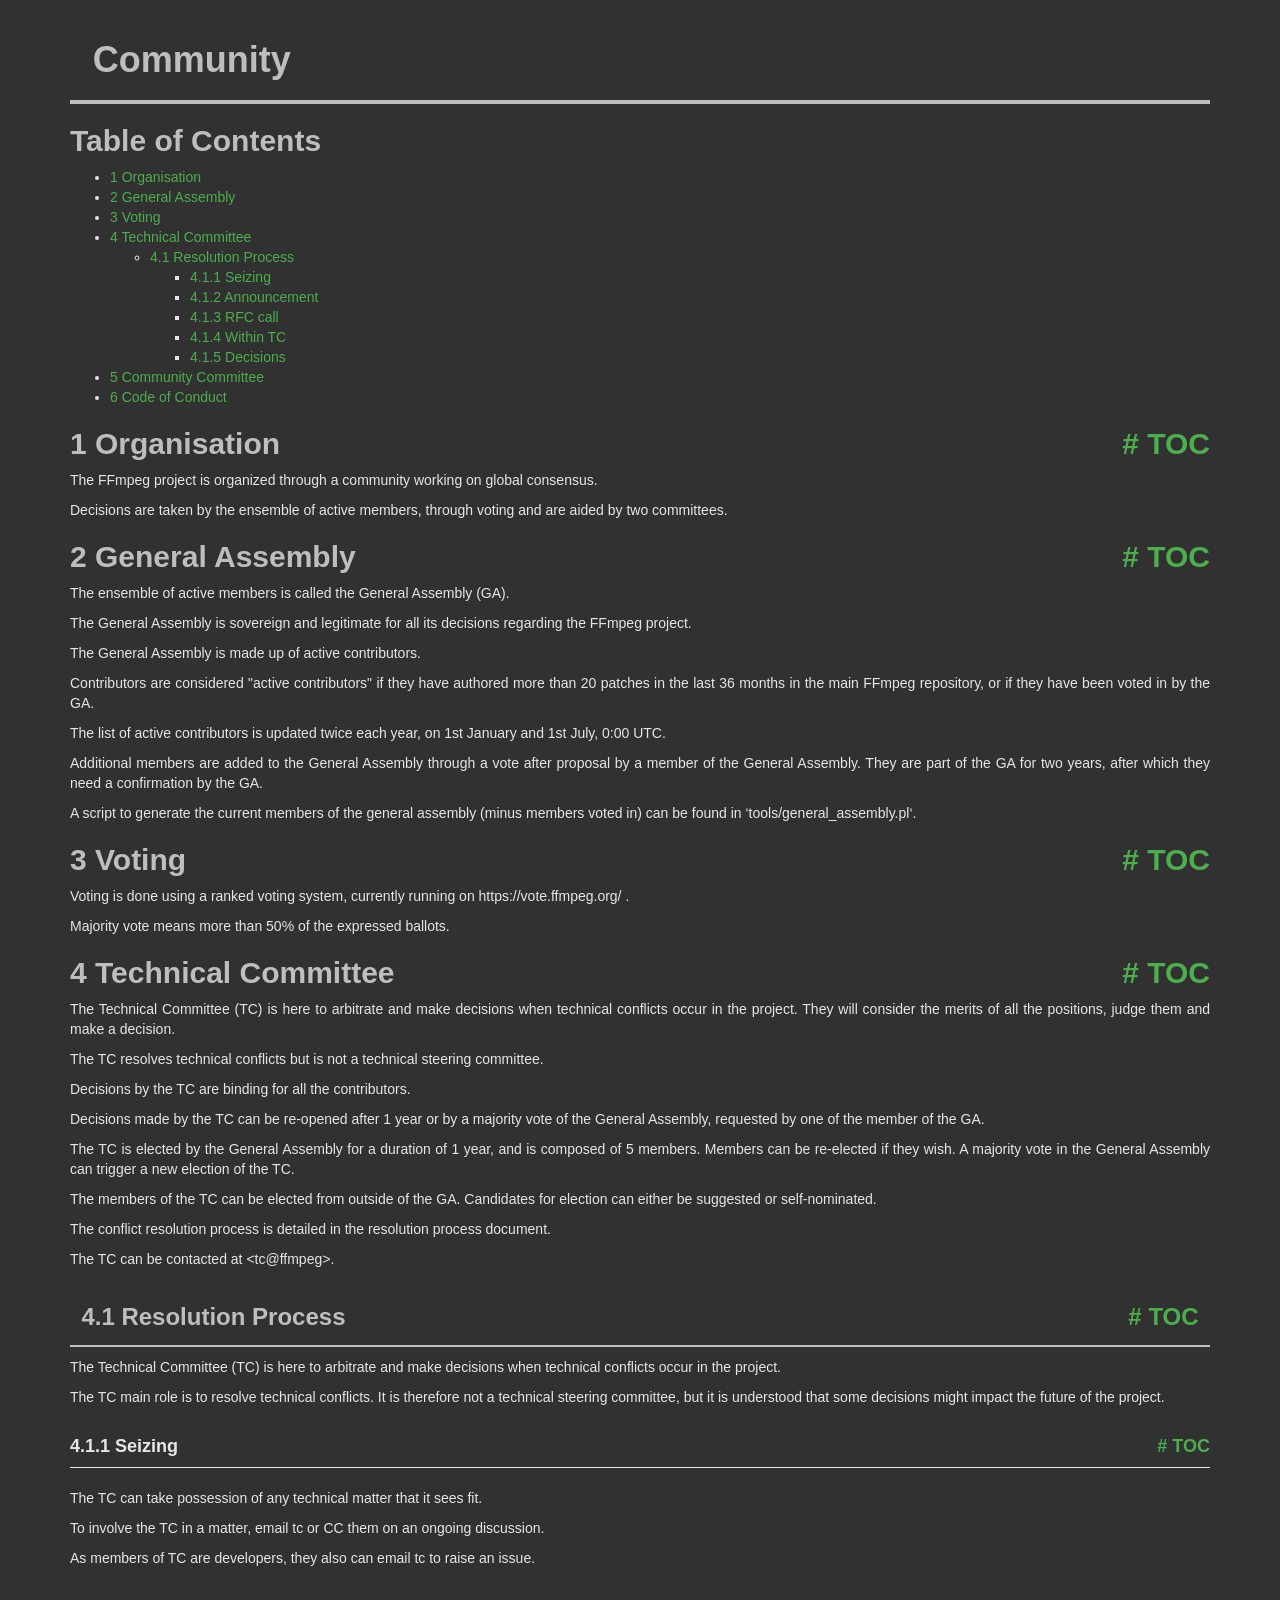
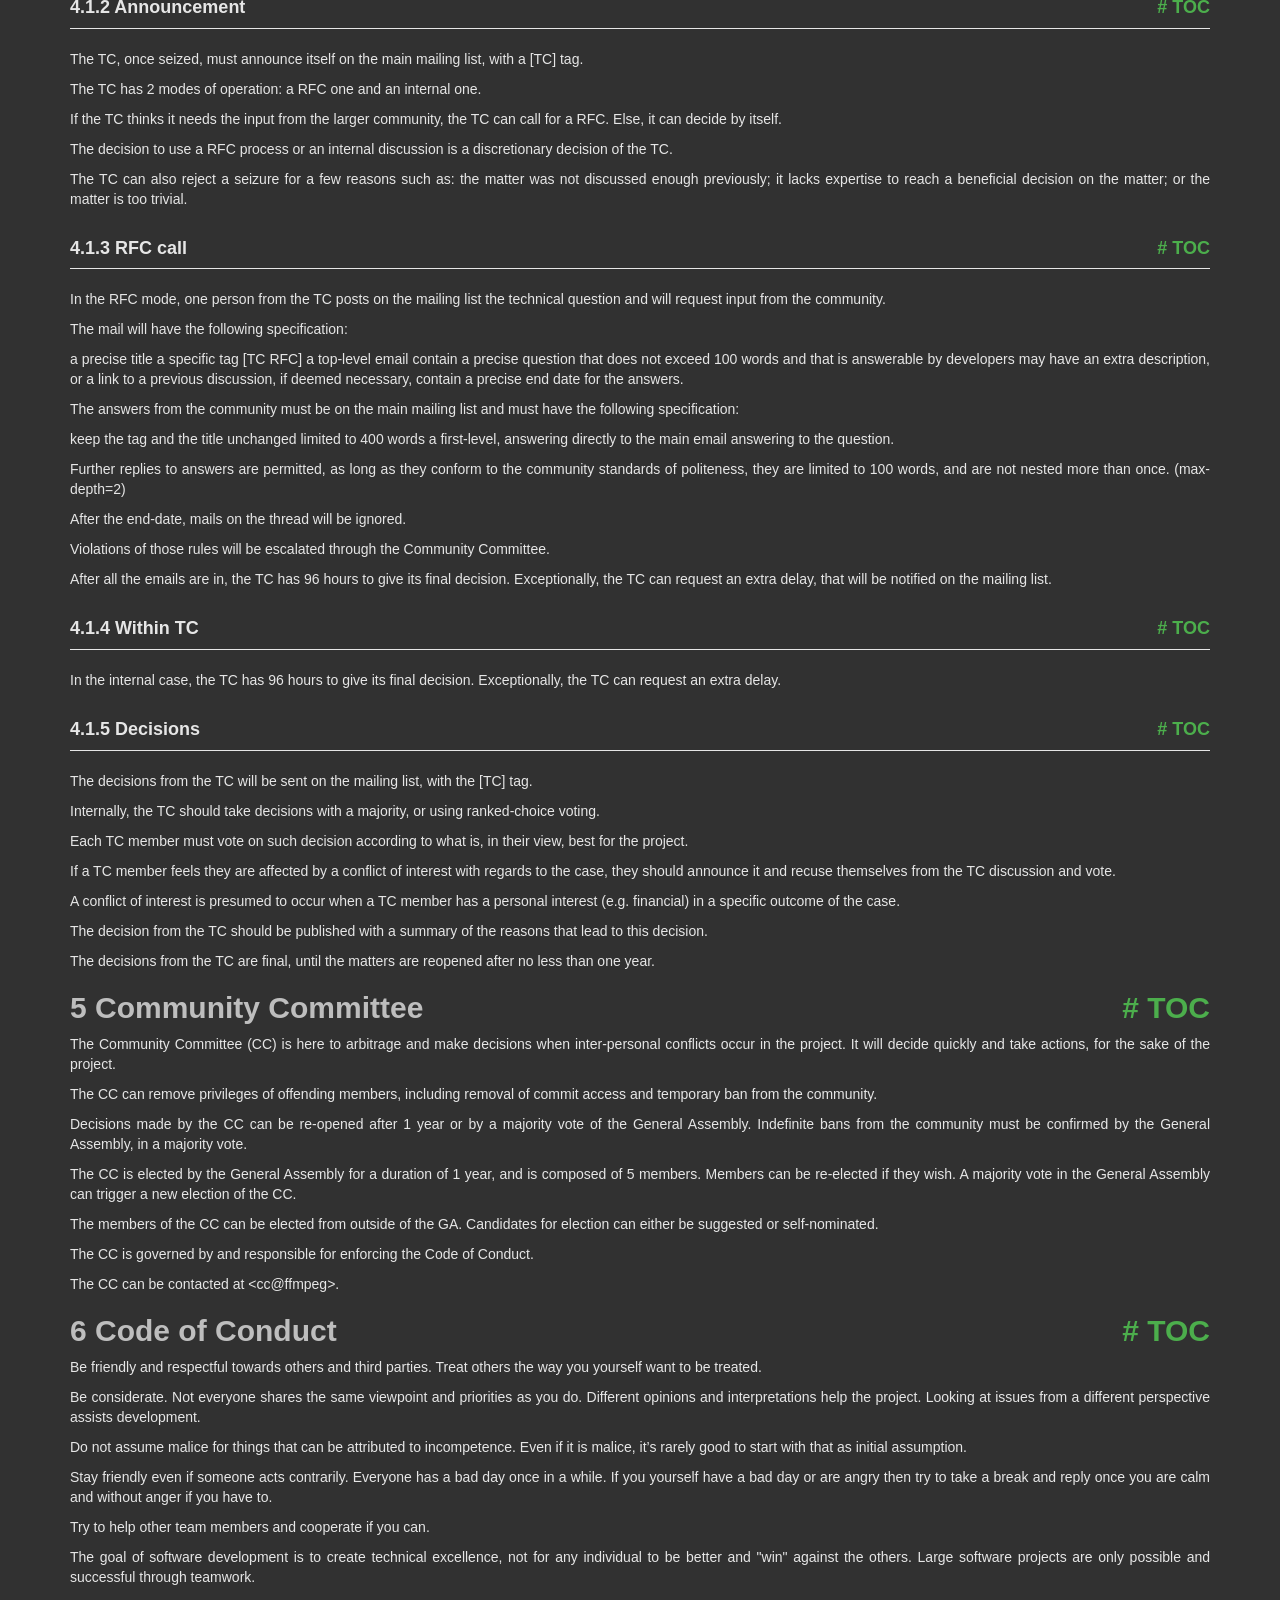
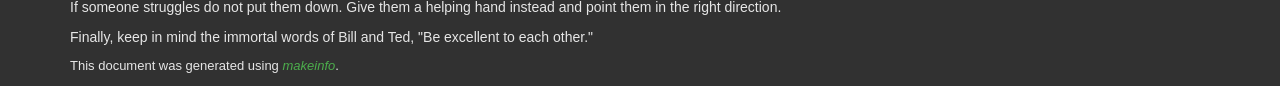
<file: MMIP-FAKE DETECTION/mmip_project/ffmpeg-8.0.1-essentials_build/doc/community.html>
<!DOCTYPE html PUBLIC "-//W3C//DTD HTML 4.01 Transitional//EN" "http://www.w3.org/TR/html4/loose.dtd">
<html>
<!-- Created by GNU Texinfo 7.2, https://www.gnu.org/software/texinfo/ -->
  <head>
    <meta charset="utf-8">
    <title>
      Community
    </title>
    <meta name="viewport" content="width=device-width,initial-scale=1.0">
    <link rel="stylesheet" type="text/css" href="bootstrap.min.css">
    <link rel="stylesheet" type="text/css" href="style.min.css">
  </head>
  <body>
    <div class="container">
      <h1>
      Community
      </h1>


<a name="SEC_Top"></a>

<div class="region-contents" id="SEC_Contents">
<h2 class="contents-heading">Table of Contents</h2>

<div class="contents">

<ul class="toc-numbered-mark">
  <li><a id="toc-Organisation" href="#Organisation-1">1 Organisation</a></li>
  <li><a id="toc-General-Assembly" href="#General-Assembly-1">2 General Assembly</a></li>
  <li><a id="toc-Voting" href="#Voting-1">3 Voting</a></li>
  <li><a id="toc-Technical-Committee" href="#Technical-Committee-1">4 Technical Committee</a>
  <ul class="toc-numbered-mark">
    <li><a id="toc-Resolution-Process" href="#Resolution-Process-1">4.1 Resolution Process</a>
    <ul class="toc-numbered-mark">
      <li><a id="toc-Seizing" href="#Seizing">4.1.1 Seizing</a></li>
      <li><a id="toc-Announcement" href="#Announcement">4.1.2 Announcement</a></li>
      <li><a id="toc-RFC-call" href="#RFC-call">4.1.3 RFC call</a></li>
      <li><a id="toc-Within-TC" href="#Within-TC">4.1.4 Within TC</a></li>
      <li><a id="toc-Decisions" href="#Decisions">4.1.5 Decisions</a></li>
    </ul></li>
  </ul></li>
  <li><a id="toc-Community-Committee" href="#Community-Committee-1">5 Community Committee</a></li>
  <li><a id="toc-Code-of-Conduct" href="#Code-of-Conduct-1">6 Code of Conduct</a></li>
</ul>
</div>
</div>

<a class="anchor" id="Organisation"></a><a name="Organisation-1"></a>
<h2 class="chapter">1 Organisation<span class="pull-right"><a class="anchor hidden-xs" href="#Organisation" aria-hidden="true">#</a> <a class="anchor hidden-xs"href="#toc-Organisation" aria-hidden="true">TOC</a></span></h2>

<p>The FFmpeg project is organized through a community working on global consensus.
</p>
<p>Decisions are taken by the ensemble of active members, through voting and are aided by two committees.
</p>
<a class="anchor" id="General-Assembly"></a><a name="General-Assembly-1"></a>
<h2 class="chapter">2 General Assembly<span class="pull-right"><a class="anchor hidden-xs" href="#General-Assembly" aria-hidden="true">#</a> <a class="anchor hidden-xs"href="#toc-General-Assembly" aria-hidden="true">TOC</a></span></h2>

<p>The ensemble of active members is called the General Assembly (GA).
</p>
<p>The General Assembly is sovereign and legitimate for all its decisions regarding the FFmpeg project.
</p>
<p>The General Assembly is made up of active contributors.
</p>
<p>Contributors are considered &quot;active contributors&quot; if they have authored more than 20 patches in the last 36 months in the main FFmpeg repository, or if they have been voted in by the GA.
</p>
<p>The list of active contributors is updated twice each year, on 1st January and 1st July, 0:00 UTC.
</p>
<p>Additional members are added to the General Assembly through a vote after proposal by a member of the General Assembly. They are part of the GA for two years, after which they need a confirmation by the GA.
</p>
<p>A script to generate the current members of the general assembly (minus members voted in) can be found in &lsquo;tools/general_assembly.pl&lsquo;.
</p>
<a class="anchor" id="Voting"></a><a name="Voting-1"></a>
<h2 class="chapter">3 Voting<span class="pull-right"><a class="anchor hidden-xs" href="#Voting" aria-hidden="true">#</a> <a class="anchor hidden-xs"href="#toc-Voting" aria-hidden="true">TOC</a></span></h2>

<p>Voting is done using a ranked voting system, currently running on https://vote.ffmpeg.org/ .
</p>
<p>Majority vote means more than 50% of the expressed ballots.
</p>
<a class="anchor" id="Technical-Committee"></a><a name="Technical-Committee-1"></a>
<h2 class="chapter">4 Technical Committee<span class="pull-right"><a class="anchor hidden-xs" href="#Technical-Committee" aria-hidden="true">#</a> <a class="anchor hidden-xs"href="#toc-Technical-Committee" aria-hidden="true">TOC</a></span></h2>

<p>The Technical Committee (TC) is here to arbitrate and make decisions when technical conflicts occur in the project. They will consider the merits of all the positions, judge them and make a decision.
</p>
<p>The TC resolves technical conflicts but is not a technical steering committee.
</p>
<p>Decisions by the TC are binding for all the contributors.
</p>
<p>Decisions made by the TC can be re-opened after 1 year or by a majority vote of the General Assembly, requested by one of the member of the GA.
</p>
<p>The TC is elected by the General Assembly for a duration of 1 year, and is composed of 5 members. Members can be re-elected if they wish. A majority vote in the General Assembly can trigger a new election of the TC.
</p>
<p>The members of the TC can be elected from outside of the GA. Candidates for election can either be suggested or self-nominated.
</p>
<p>The conflict resolution process is detailed in the resolution process document.
</p>
<p>The TC can be contacted at &lt;tc@ffmpeg&gt;.
</p>
<a class="anchor" id="Resolution-Process"></a><a name="Resolution-Process-1"></a>
<h3 class="section">4.1 Resolution Process<span class="pull-right"><a class="anchor hidden-xs" href="#Resolution-Process" aria-hidden="true">#</a> <a class="anchor hidden-xs"href="#toc-Resolution-Process" aria-hidden="true">TOC</a></span></h3>

<p>The Technical Committee (TC) is here to arbitrate and make decisions when technical conflicts occur in the project.
</p>
<p>The TC main role is to resolve technical conflicts. It is therefore not a technical steering committee, but it is understood that some decisions might impact the future of the project.
</p>
<a name="Seizing"></a>
<h4 class="subsection">4.1.1 Seizing<span class="pull-right"><a class="anchor hidden-xs" href="#Seizing" aria-hidden="true">#</a> <a class="anchor hidden-xs"href="#toc-Seizing" aria-hidden="true">TOC</a></span></h4>

<p>The TC can take possession of any technical matter that it sees fit.
</p>
<p>To involve the TC in a matter, email tc&nbsp;or CC them on an ongoing discussion.
</p>
<p>As members of TC are developers, they also can email tc&nbsp;to raise an issue.
</p><a name="Announcement"></a>
<h4 class="subsection">4.1.2 Announcement<span class="pull-right"><a class="anchor hidden-xs" href="#Announcement" aria-hidden="true">#</a> <a class="anchor hidden-xs"href="#toc-Announcement" aria-hidden="true">TOC</a></span></h4>

<p>The TC, once seized, must announce itself on the main mailing list, with a [TC] tag.
</p>
<p>The TC has 2 modes of operation: a RFC one and an internal one.
</p>
<p>If the TC thinks it needs the input from the larger community, the TC can call for a RFC. Else, it can decide by itself.
</p>
<p>The decision to use a RFC process or an internal discussion is a discretionary decision of the TC.
</p>
<p>The TC can also reject a seizure for a few reasons such as: the matter was not discussed enough previously; it lacks expertise to reach a beneficial decision on the matter; or the matter is too trivial.
</p><a name="RFC-call"></a>
<h4 class="subsection">4.1.3 RFC call<span class="pull-right"><a class="anchor hidden-xs" href="#RFC-call" aria-hidden="true">#</a> <a class="anchor hidden-xs"href="#toc-RFC-call" aria-hidden="true">TOC</a></span></h4>

<p>In the RFC mode, one person from the TC posts on the mailing list the technical question and will request input from the community.
</p>
<p>The mail will have the following specification:
</p>
<p>a precise title
    a specific tag [TC RFC]
    a top-level email
    contain a precise question that does not exceed 100 words and that is answerable by developers
    may have an extra description, or a link to a previous discussion, if deemed necessary,
    contain a precise end date for the answers.
</p>
<p>The answers from the community must be on the main mailing list and must have the following specification:
</p>
<p>keep the tag and the title unchanged
    limited to 400 words
    a first-level, answering directly to the main email
    answering to the question.
</p>
<p>Further replies to answers are permitted, as long as they conform to the community standards of politeness, they are limited to 100 words, and are not nested more than once. (max-depth=2)
</p>
<p>After the end-date, mails on the thread will be ignored.
</p>
<p>Violations of those rules will be escalated through the Community Committee.
</p>
<p>After all the emails are in, the TC has 96 hours to give its final decision. Exceptionally, the TC can request an extra delay, that will be notified on the mailing list.
</p><a name="Within-TC"></a>
<h4 class="subsection">4.1.4 Within TC<span class="pull-right"><a class="anchor hidden-xs" href="#Within-TC" aria-hidden="true">#</a> <a class="anchor hidden-xs"href="#toc-Within-TC" aria-hidden="true">TOC</a></span></h4>

<p>In the internal case, the TC has 96 hours to give its final decision. Exceptionally, the TC can request an extra delay.
</p><a name="Decisions"></a>
<h4 class="subsection">4.1.5 Decisions<span class="pull-right"><a class="anchor hidden-xs" href="#Decisions" aria-hidden="true">#</a> <a class="anchor hidden-xs"href="#toc-Decisions" aria-hidden="true">TOC</a></span></h4>

<p>The decisions from the TC will be sent on the mailing list, with the [TC] tag.
</p>
<p>Internally, the TC should take decisions with a majority, or using ranked-choice voting.
</p>
<p>Each TC member must vote on such decision according to what is, in their view, best for the project.
</p>
<p>If a TC member feels they are affected by a conflict of interest with regards to the case, they should announce it and recuse themselves from the TC
discussion and vote.
</p>
<p>A conflict of interest is presumed to occur when a TC member has a personal interest (e.g. financial) in a specific outcome of the case.
</p>
<p>The decision from the TC should be published with a summary of the reasons that lead to this decision.
</p>
<p>The decisions from the TC are final, until the matters are reopened after no less than one year.
</p>
<a class="anchor" id="Community-Committee"></a><a name="Community-Committee-1"></a>
<h2 class="chapter">5 Community Committee<span class="pull-right"><a class="anchor hidden-xs" href="#Community-Committee" aria-hidden="true">#</a> <a class="anchor hidden-xs"href="#toc-Community-Committee" aria-hidden="true">TOC</a></span></h2>

<p>The Community Committee (CC) is here to arbitrage and make decisions when inter-personal conflicts occur in the project. It will decide quickly and take actions, for the sake of the project.
</p>
<p>The CC can remove privileges of offending members, including removal of commit access and temporary ban from the community.
</p>
<p>Decisions made by the CC can be re-opened after 1 year or by a majority vote of the General Assembly. Indefinite bans from the community must be confirmed by the General Assembly, in a majority vote.
</p>
<p>The CC is elected by the General Assembly for a duration of 1 year, and is composed of 5 members. Members can be re-elected if they wish. A majority vote in the General Assembly can trigger a new election of the CC.
</p>
<p>The members of the CC can be elected from outside of the GA. Candidates for election can either be suggested or self-nominated.
</p>
<p>The CC is governed by and responsible for enforcing the Code of Conduct.
</p>
<p>The CC can be contacted at &lt;cc@ffmpeg&gt;.
</p>
<a class="anchor" id="Code-of-Conduct"></a><a name="Code-of-Conduct-1"></a>
<h2 class="chapter">6 Code of Conduct<span class="pull-right"><a class="anchor hidden-xs" href="#Code-of-Conduct" aria-hidden="true">#</a> <a class="anchor hidden-xs"href="#toc-Code-of-Conduct" aria-hidden="true">TOC</a></span></h2>

<p>Be friendly and respectful towards others and third parties.
Treat others the way you yourself want to be treated.
</p>
<p>Be considerate. Not everyone shares the same viewpoint and priorities as you do.
Different opinions and interpretations help the project.
Looking at issues from a different perspective assists development.
</p>
<p>Do not assume malice for things that can be attributed to incompetence. Even if
it is malice, it&rsquo;s rarely good to start with that as initial assumption.
</p>
<p>Stay friendly even if someone acts contrarily. Everyone has a bad day
once in a while.
If you yourself have a bad day or are angry then try to take a break and reply
once you are calm and without anger if you have to.
</p>
<p>Try to help other team members and cooperate if you can.
</p>
<p>The goal of software development is to create technical excellence, not for any
individual to be better and &quot;win&quot; against the others. Large software projects
are only possible and successful through teamwork.
</p>
<p>If someone struggles do not put them down. Give them a helping hand
instead and point them in the right direction.
</p>
<p>Finally, keep in mind the immortal words of Bill and Ted,
&quot;Be excellent to each other.&quot;
</p>
      <p style="font-size: small;">
        This document was generated using <a class="uref" href="https://www.gnu.org/software/texinfo/"><em class="emph">makeinfo</em></a>.
      </p>
    </div>
  </body>
</html>
</file>
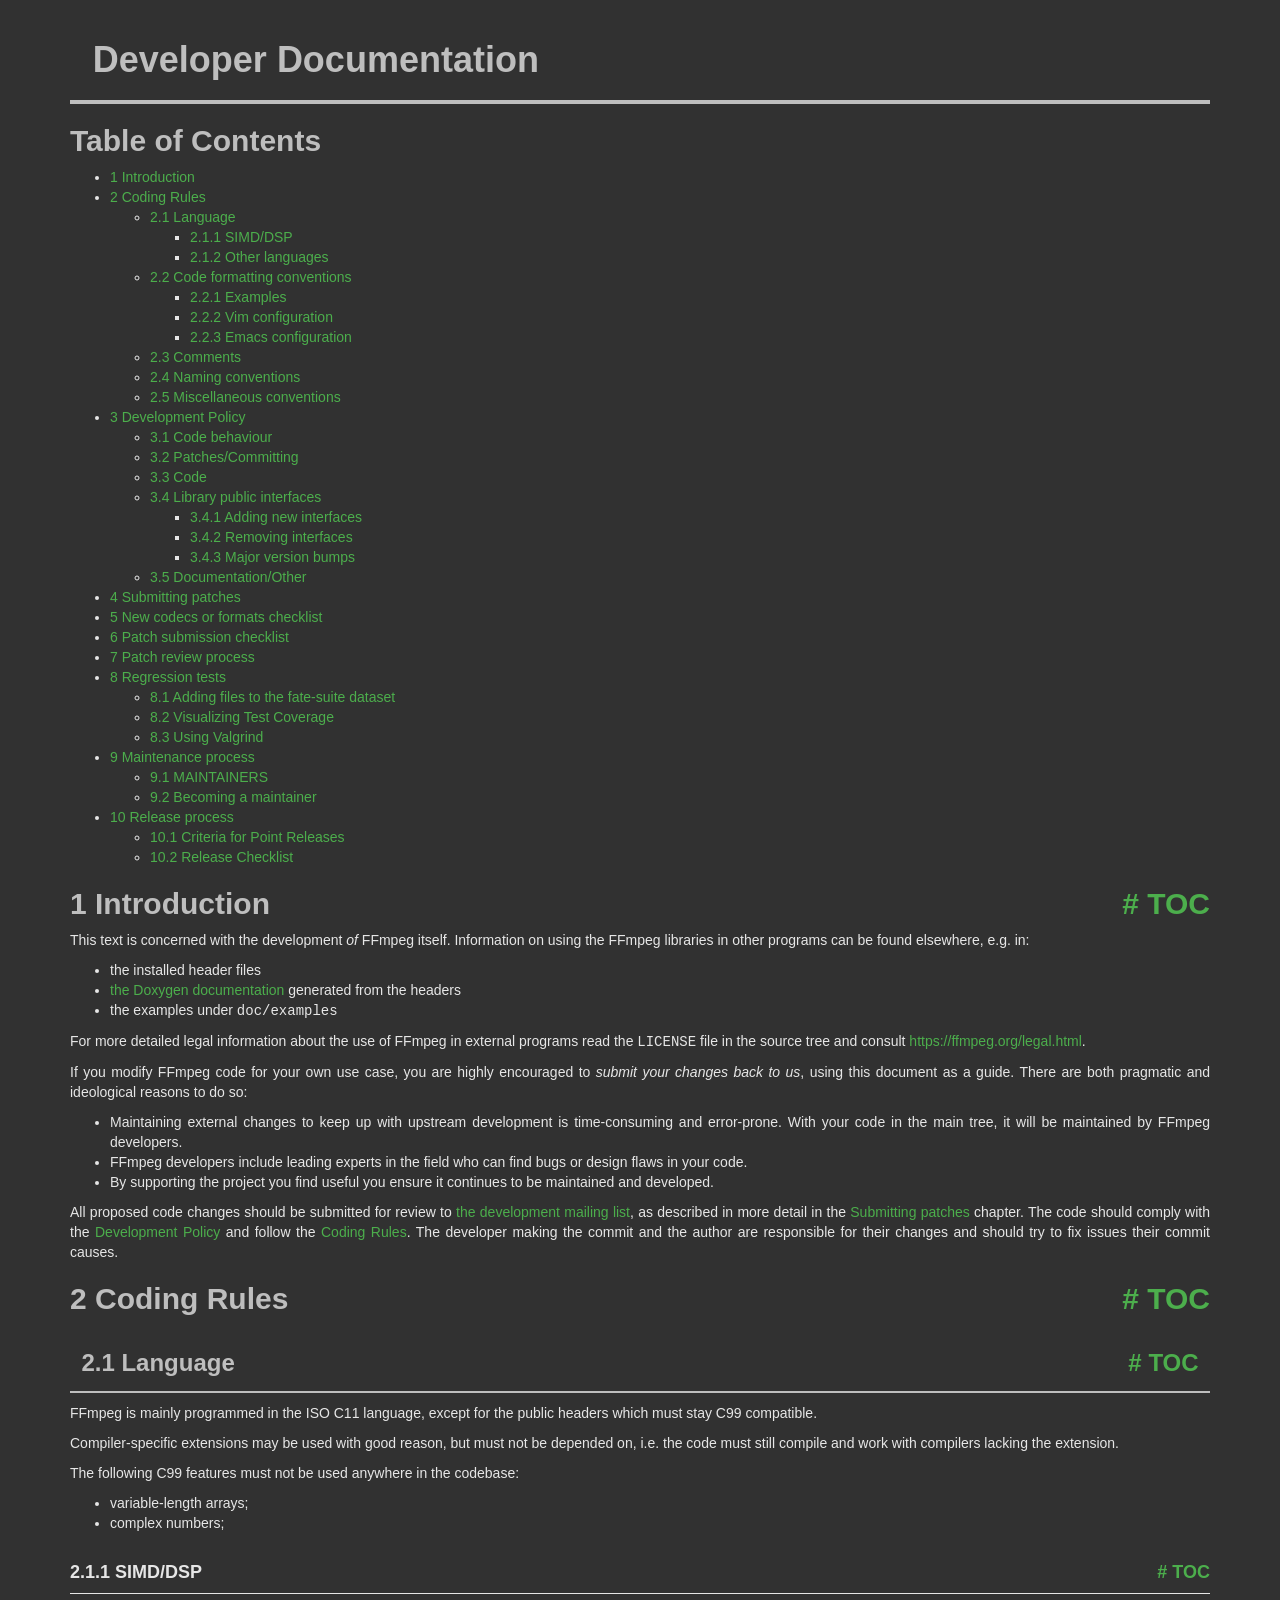
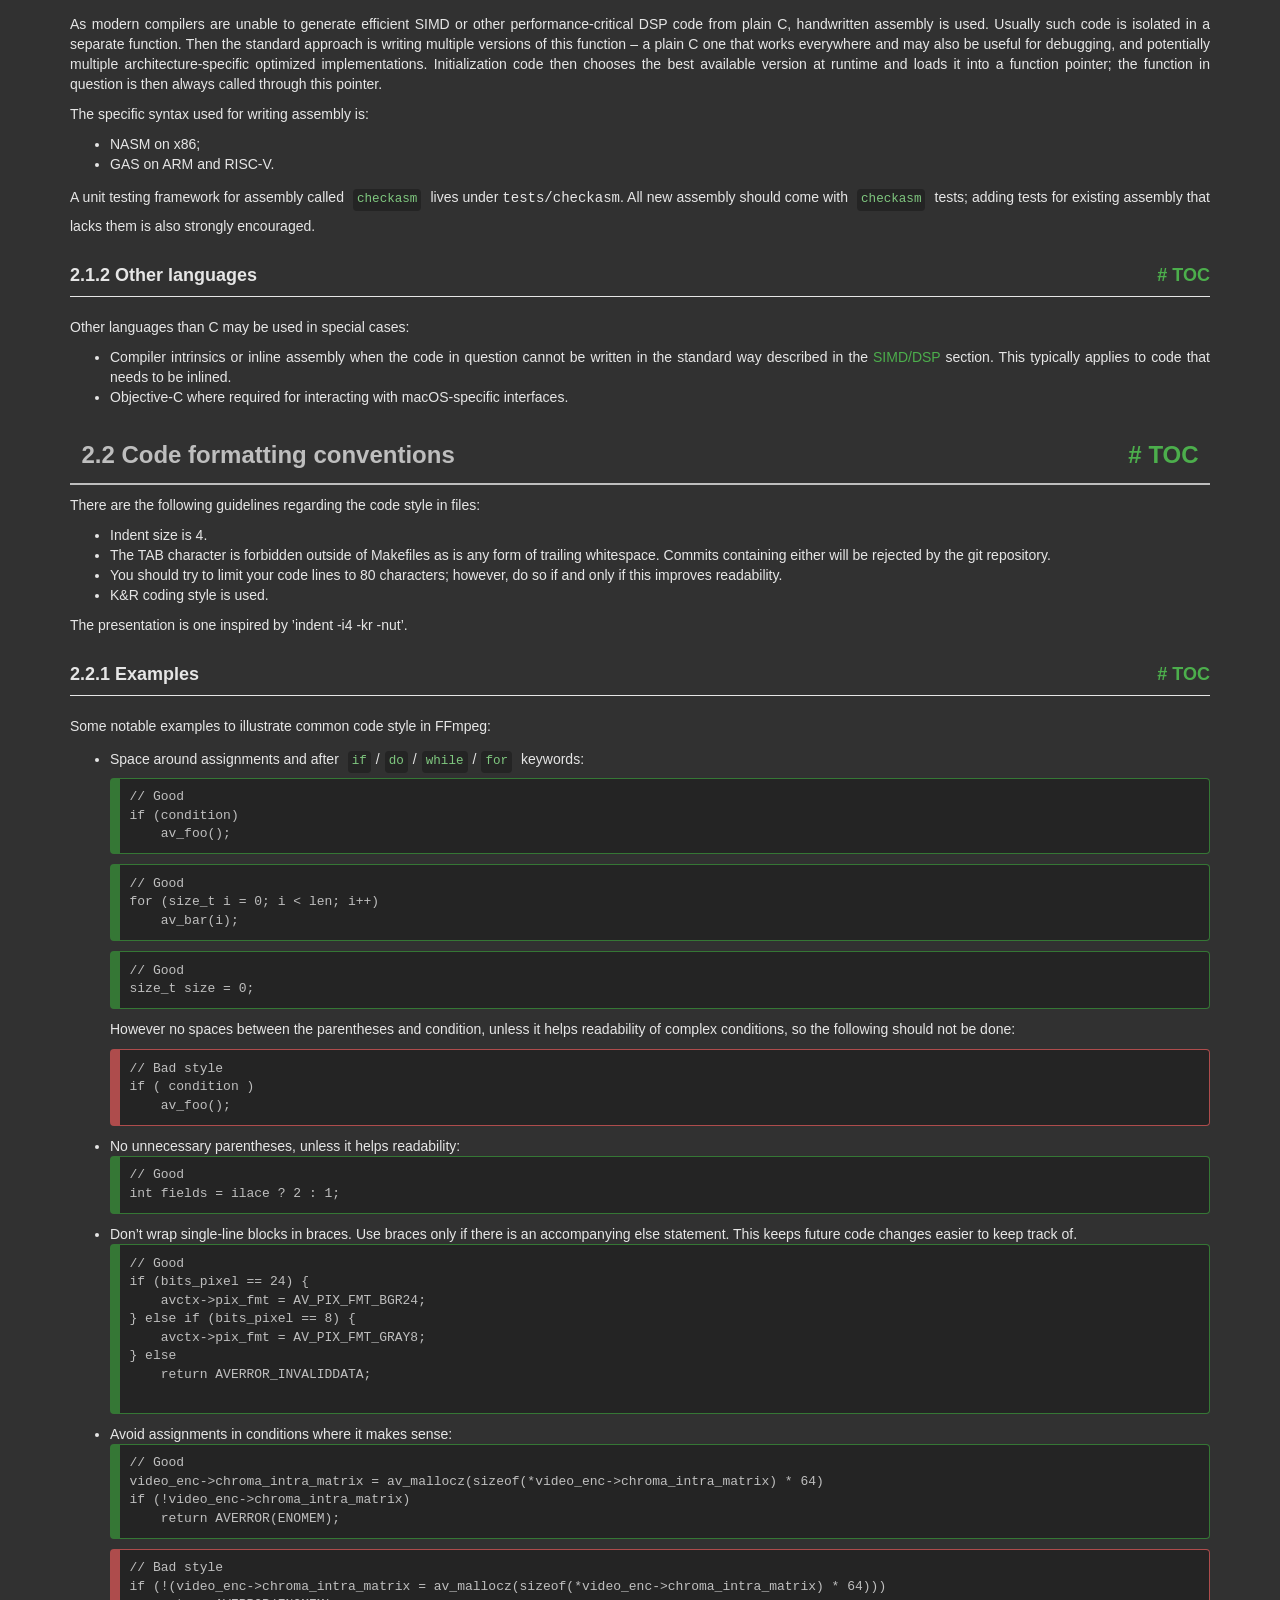
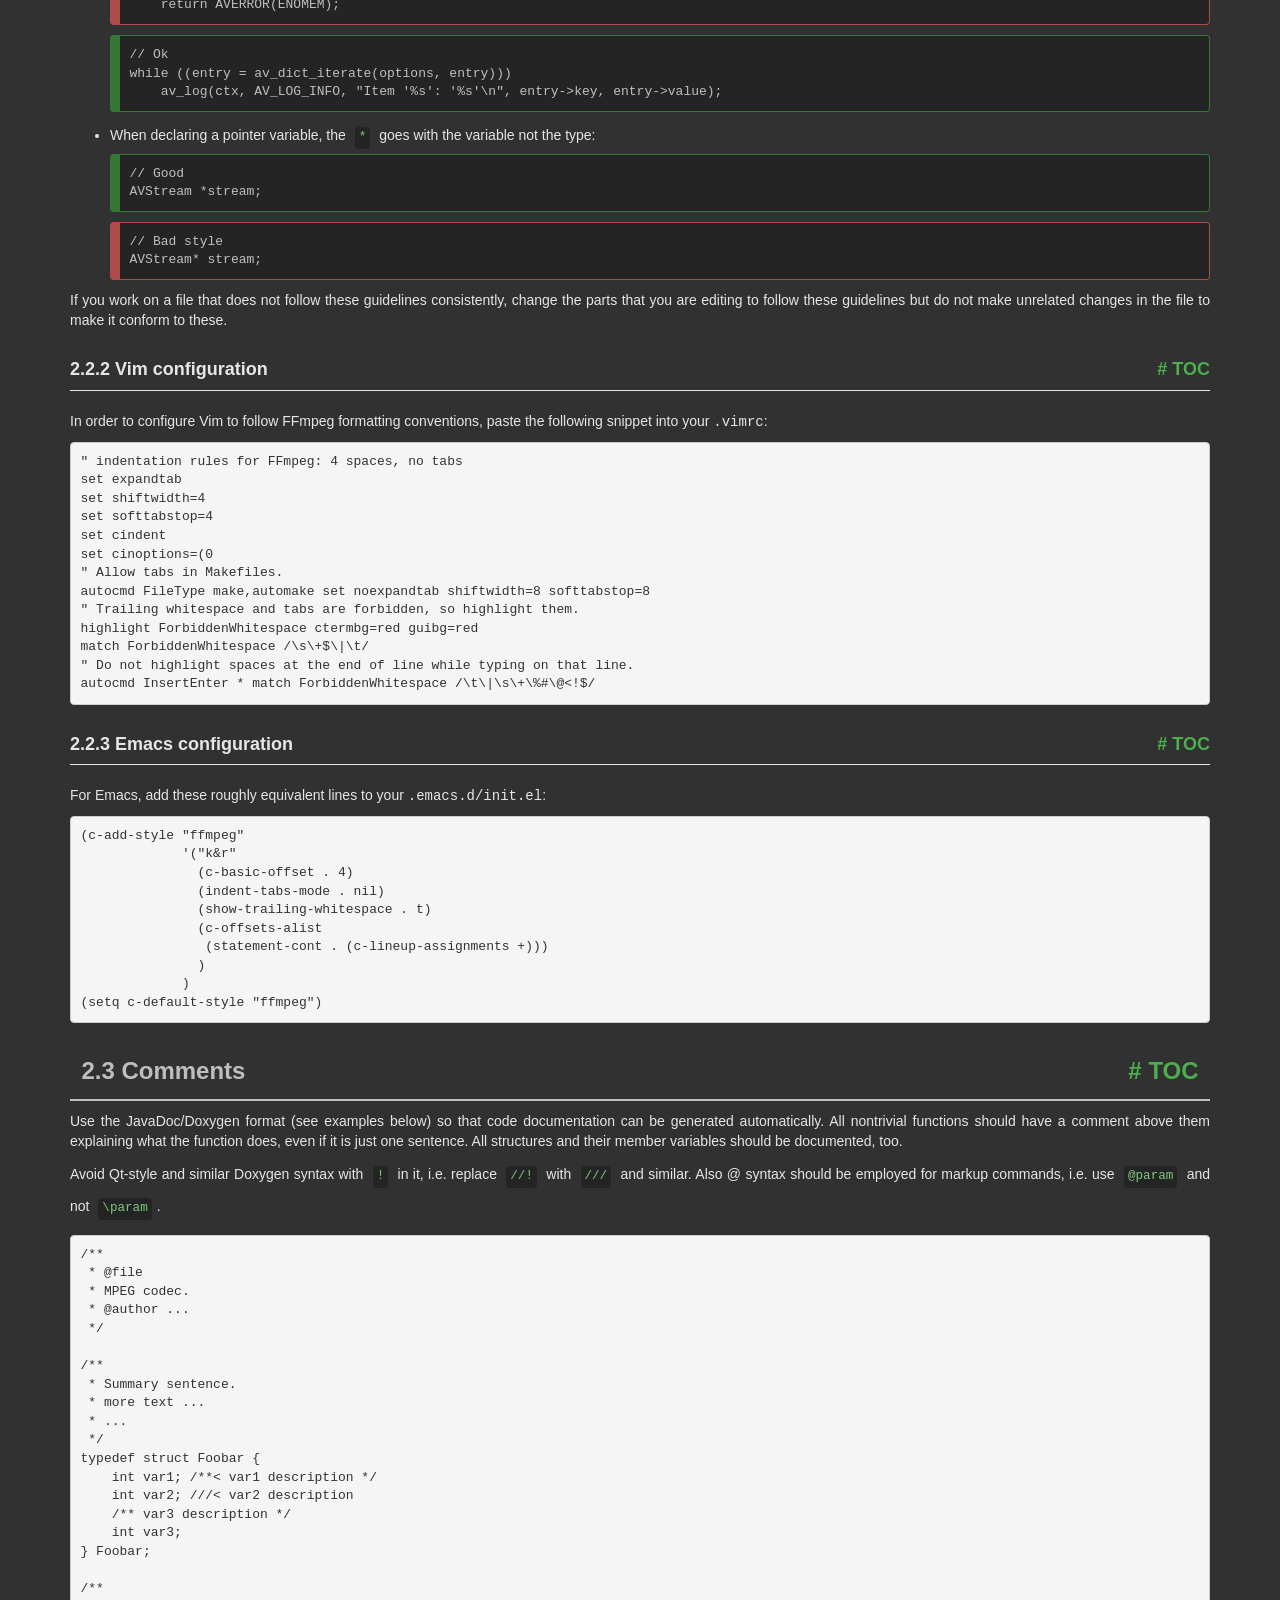
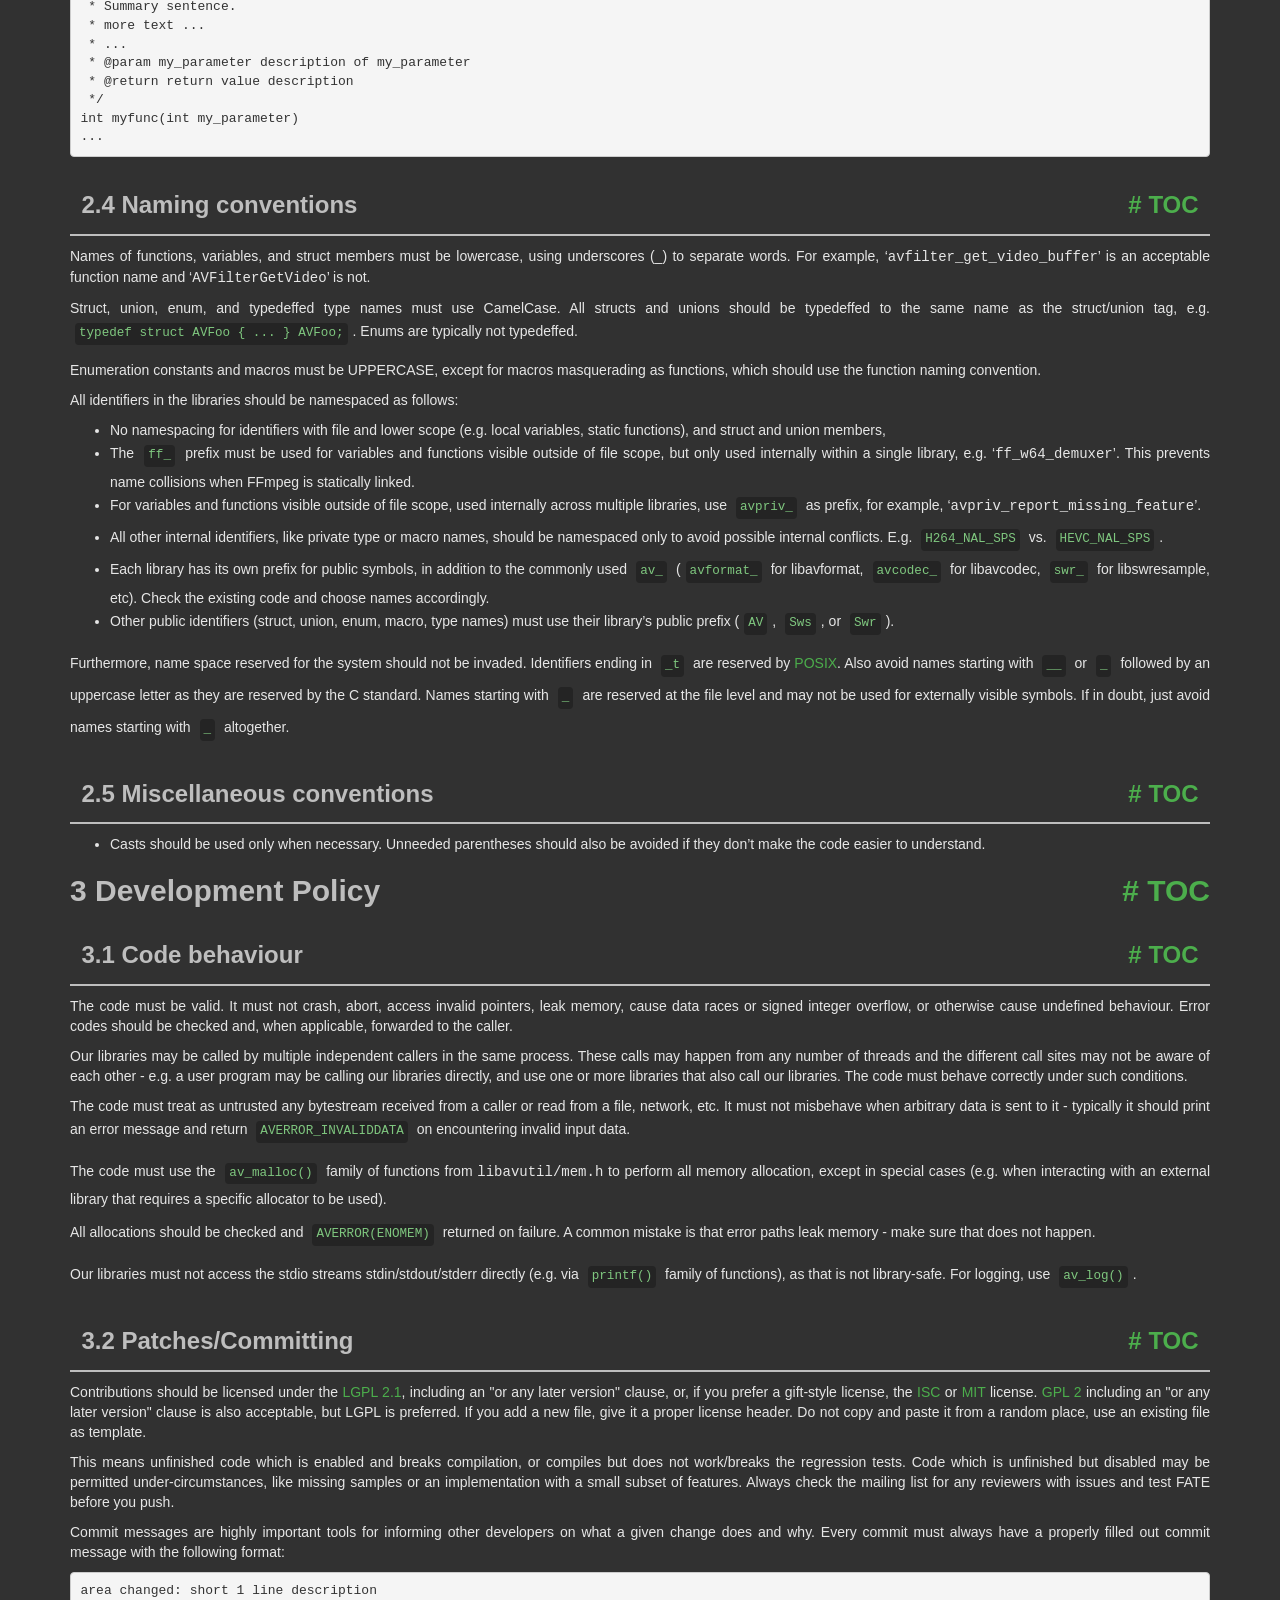
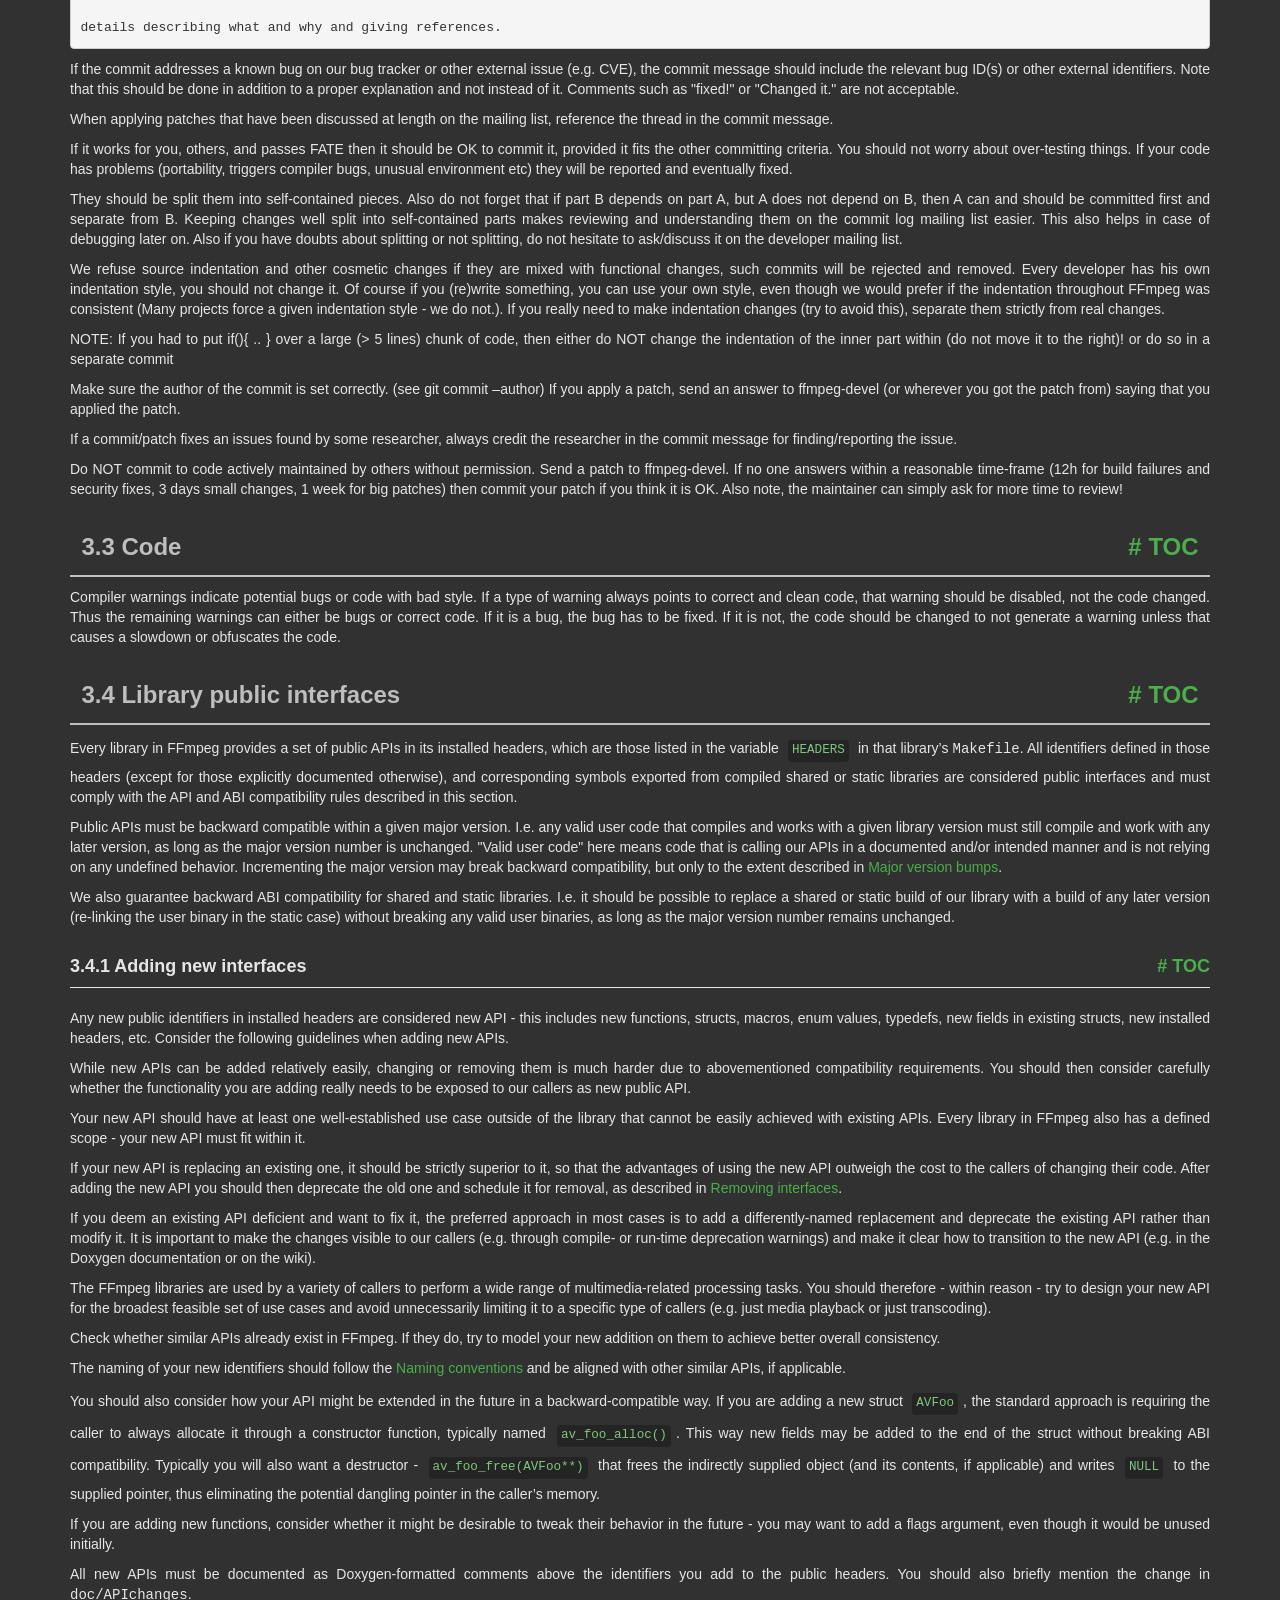
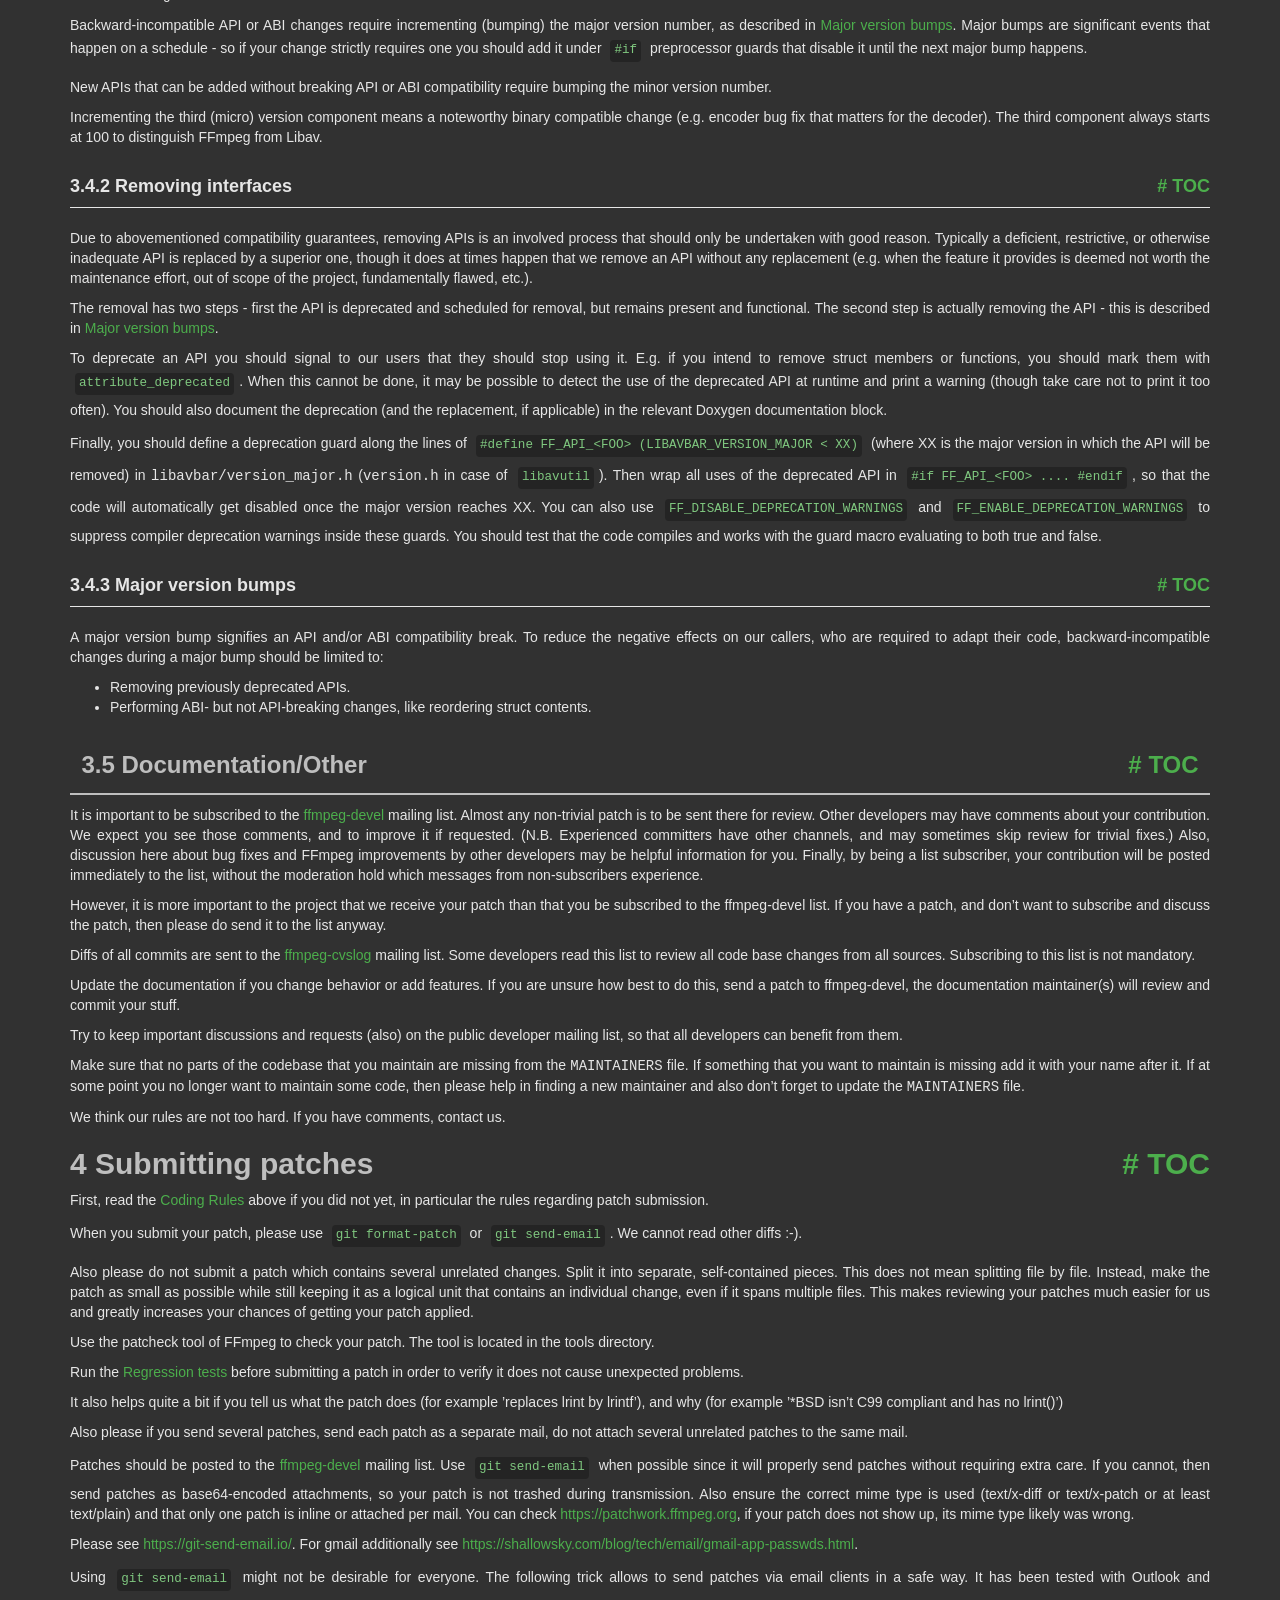
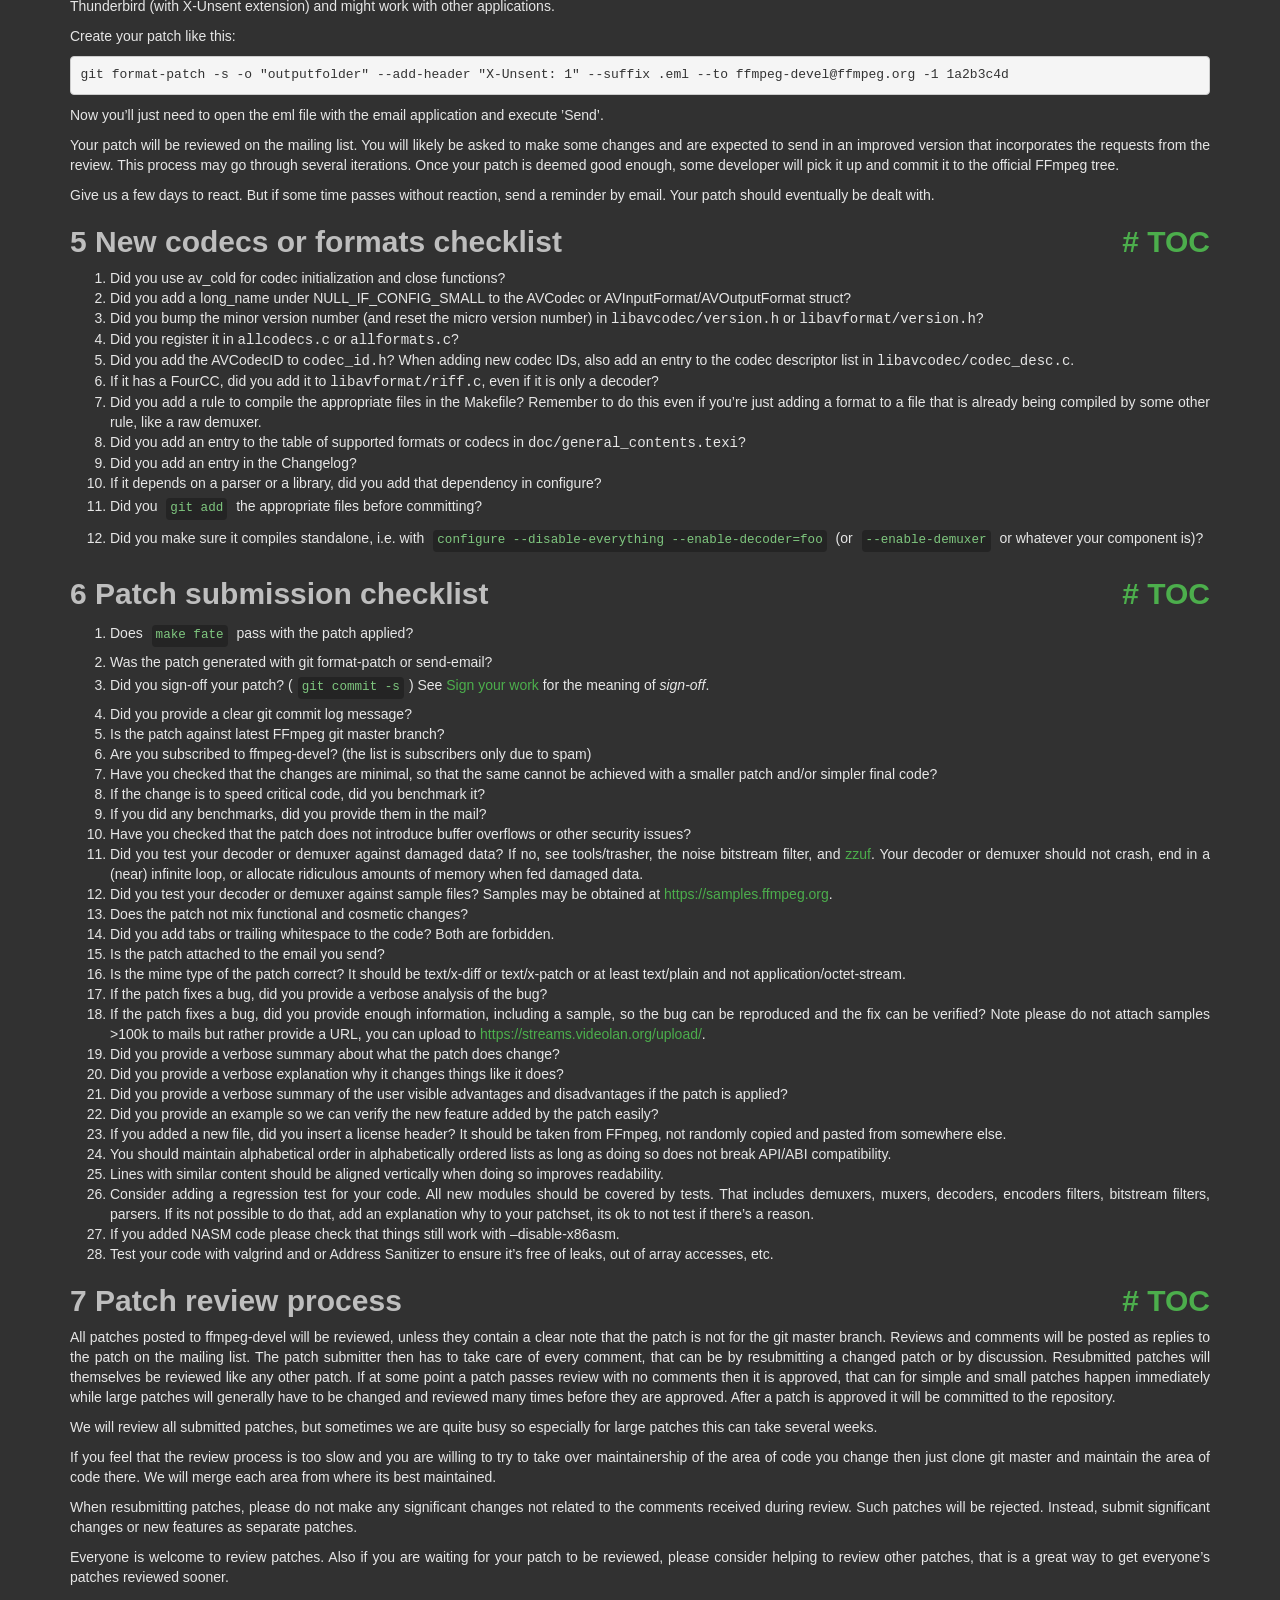
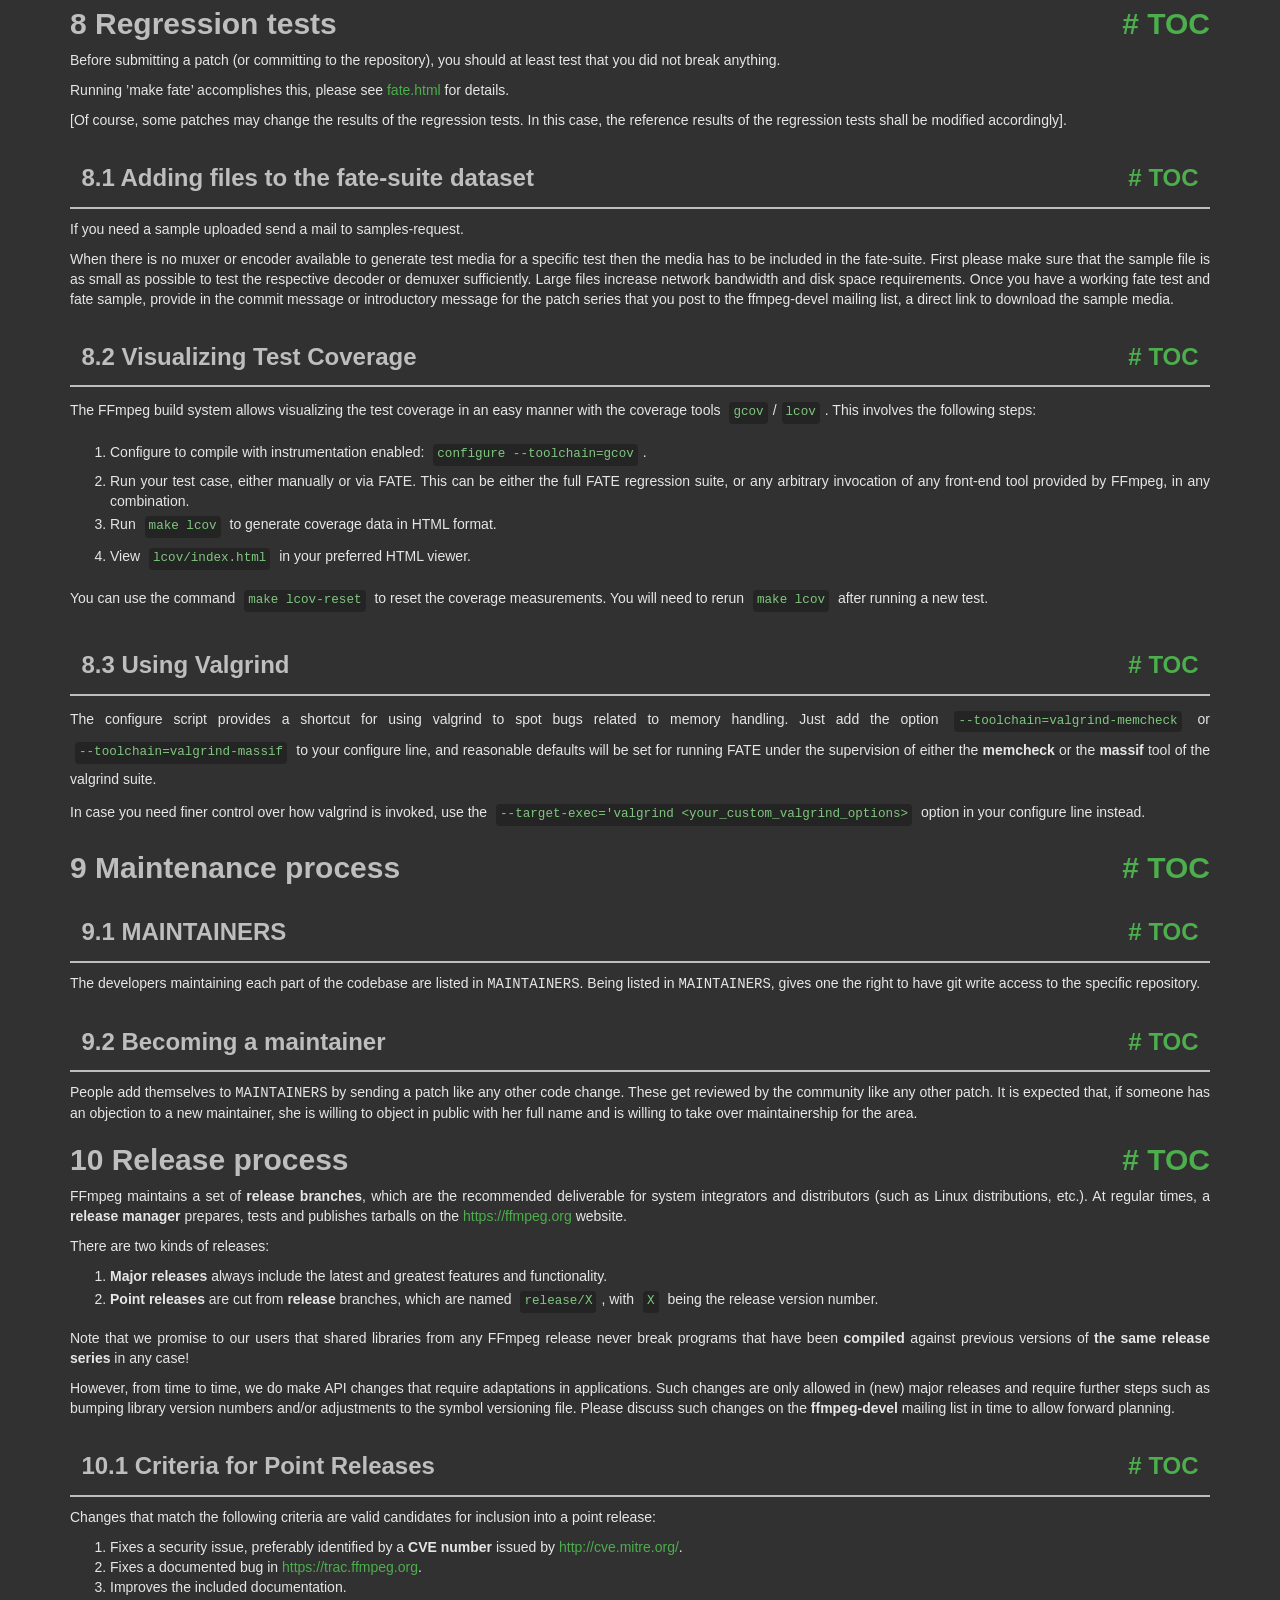
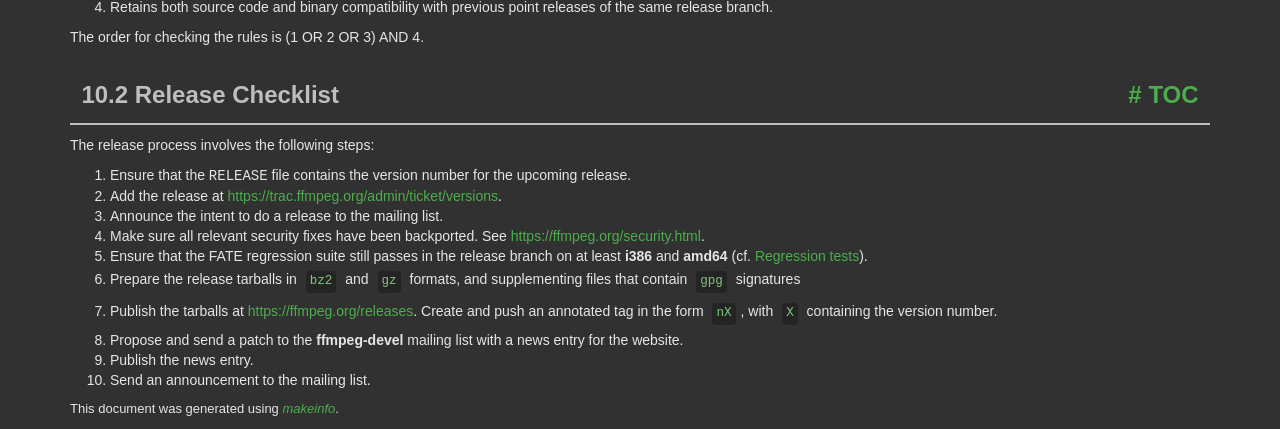
<file: MMIP-FAKE DETECTION/mmip_project/ffmpeg-8.0.1-essentials_build/doc/developer.html>
<!DOCTYPE html PUBLIC "-//W3C//DTD HTML 4.01 Transitional//EN" "http://www.w3.org/TR/html4/loose.dtd">
<html>
<!-- Created by GNU Texinfo 7.2, https://www.gnu.org/software/texinfo/ -->
  <head>
    <meta charset="utf-8">
    <title>
      Developer Documentation
    </title>
    <meta name="viewport" content="width=device-width,initial-scale=1.0">
    <link rel="stylesheet" type="text/css" href="bootstrap.min.css">
    <link rel="stylesheet" type="text/css" href="style.min.css">
  </head>
  <body>
    <div class="container">
      <h1>
      Developer Documentation
      </h1>


<a name="SEC_Top"></a>

<div class="region-contents" id="SEC_Contents">
<h2 class="contents-heading">Table of Contents</h2>

<div class="contents">

<ul class="toc-numbered-mark">
  <li><a id="toc-Introduction" href="#Introduction">1 Introduction</a></li>
  <li><a id="toc-Coding-Rules" href="#Coding-Rules-1">2 Coding Rules</a>
  <ul class="toc-numbered-mark">
    <li><a id="toc-Language" href="#Language">2.1 Language</a>
    <ul class="toc-numbered-mark">
      <li><a id="toc-SIMD_002fDSP" href="#SIMD_002fDSP-1">2.1.1 SIMD/DSP</a></li>
      <li><a id="toc-Other-languages" href="#Other-languages">2.1.2 Other languages</a></li>
    </ul></li>
    <li><a id="toc-Code-formatting-conventions" href="#Code-formatting-conventions">2.2 Code formatting conventions</a>
    <ul class="toc-numbered-mark">
      <li><a id="toc-Examples" href="#Examples">2.2.1 Examples</a></li>
      <li><a id="toc-Vim-configuration" href="#Vim-configuration">2.2.2 Vim configuration</a></li>
      <li><a id="toc-Emacs-configuration" href="#Emacs-configuration">2.2.3 Emacs configuration</a></li>
    </ul></li>
    <li><a id="toc-Comments" href="#Comments">2.3 Comments</a></li>
    <li><a id="toc-Naming-conventions" href="#Naming-conventions-1">2.4 Naming conventions</a></li>
    <li><a id="toc-Miscellaneous-conventions" href="#Miscellaneous-conventions">2.5 Miscellaneous conventions</a></li>
  </ul></li>
  <li><a id="toc-Development-Policy" href="#Development-Policy-1">3 Development Policy</a>
  <ul class="toc-numbered-mark">
    <li><a id="toc-Code-behaviour" href="#Code-behaviour">3.1 Code behaviour</a></li>
    <li><a id="toc-Patches_002fCommitting" href="#Patches_002fCommitting">3.2 Patches/Committing</a></li>
    <li><a id="toc-Code" href="#Code">3.3 Code</a></li>
    <li><a id="toc-Library-public-interfaces" href="#Library-public-interfaces">3.4 Library public interfaces</a>
    <ul class="toc-numbered-mark">
      <li><a id="toc-Adding-new-interfaces" href="#Adding-new-interfaces">3.4.1 Adding new interfaces</a></li>
      <li><a id="toc-Removing-interfaces" href="#Removing-interfaces-1">3.4.2 Removing interfaces</a></li>
      <li><a id="toc-Major-version-bumps" href="#Major-version-bumps-1">3.4.3 Major version bumps</a></li>
    </ul></li>
    <li><a id="toc-Documentation_002fOther" href="#Documentation_002fOther">3.5 Documentation/Other</a></li>
  </ul></li>
  <li><a id="toc-Submitting-patches" href="#Submitting-patches-1">4 Submitting patches</a></li>
  <li><a id="toc-New-codecs-or-formats-checklist" href="#New-codecs-or-formats-checklist">5 New codecs or formats checklist</a></li>
  <li><a id="toc-Patch-submission-checklist" href="#Patch-submission-checklist">6 Patch submission checklist</a></li>
  <li><a id="toc-Patch-review-process" href="#Patch-review-process">7 Patch review process</a></li>
  <li><a id="toc-Regression-tests" href="#Regression-tests-1">8 Regression tests</a>
  <ul class="toc-numbered-mark">
    <li><a id="toc-Adding-files-to-the-fate_002dsuite-dataset" href="#Adding-files-to-the-fate_002dsuite-dataset">8.1 Adding files to the fate-suite dataset</a></li>
    <li><a id="toc-Visualizing-Test-Coverage" href="#Visualizing-Test-Coverage">8.2 Visualizing Test Coverage</a></li>
    <li><a id="toc-Using-Valgrind" href="#Using-Valgrind">8.3 Using Valgrind</a></li>
  </ul></li>
  <li><a id="toc-Maintenance-process" href="#Maintenance-process">9 Maintenance process</a>
  <ul class="toc-numbered-mark">
    <li><a id="toc-MAINTAINERS" href="#MAINTAINERS-1">9.1 MAINTAINERS</a></li>
    <li><a id="toc-Becoming-a-maintainer" href="#Becoming-a-maintainer-1">9.2 Becoming a maintainer</a></li>
  </ul></li>
  <li><a id="toc-Release-process" href="#Release-process-1">10 Release process</a>
  <ul class="toc-numbered-mark">
    <li><a id="toc-Criteria-for-Point-Releases" href="#Criteria-for-Point-Releases-1">10.1 Criteria for Point Releases</a></li>
    <li><a id="toc-Release-Checklist" href="#Release-Checklist">10.2 Release Checklist</a></li>
  </ul></li>
</ul>
</div>
</div>

<a name="Introduction"></a>
<h2 class="chapter">1 Introduction<span class="pull-right"><a class="anchor hidden-xs" href="#Introduction" aria-hidden="true">#</a> <a class="anchor hidden-xs"href="#toc-Introduction" aria-hidden="true">TOC</a></span></h2>

<p>This text is concerned with the development <em class="emph">of</em> FFmpeg itself. Information
on using the FFmpeg libraries in other programs can be found elsewhere, e.g. in:
</p><ul class="itemize mark-bullet">
<li>the installed header files
</li><li><a class="url" href="http://ffmpeg.org/doxygen/trunk/index.html">the Doxygen documentation</a>
generated from the headers
</li><li>the examples under <samp class="file">doc/examples</samp>
</li></ul>

<p>For more detailed legal information about the use of FFmpeg in
external programs read the <samp class="file">LICENSE</samp> file in the source tree and
consult <a class="url" href="https://ffmpeg.org/legal.html">https://ffmpeg.org/legal.html</a>.
</p>
<p>If you modify FFmpeg code for your own use case, you are highly encouraged to
<em class="emph">submit your changes back to us</em>, using this document as a guide. There are
both pragmatic and ideological reasons to do so:
</p><ul class="itemize mark-bullet">
<li>Maintaining external changes to keep up with upstream development is
time-consuming and error-prone. With your code in the main tree, it will be
maintained by FFmpeg developers.
</li><li>FFmpeg developers include leading experts in the field who can find bugs or
design flaws in your code.
</li><li>By supporting the project you find useful you ensure it continues to be
maintained and developed.
</li></ul>

<p>All proposed code changes should be submitted for review to
<a class="url" href="mailto:ffmpeg-devel@ffmpeg.org">the development mailing list</a>, as
described in more detail in the <a class="ref" href="#Submitting-patches">Submitting patches</a> chapter. The code
should comply with the <a class="ref" href="#Development-Policy">Development Policy</a> and follow the <a class="ref" href="#Coding-Rules">Coding Rules</a>.
The developer making the commit and the author are responsible for their changes
and should try to fix issues their commit causes.
</p>
<a class="anchor" id="Coding-Rules"></a><a name="Coding-Rules-1"></a>
<h2 class="chapter">2 Coding Rules<span class="pull-right"><a class="anchor hidden-xs" href="#Coding-Rules" aria-hidden="true">#</a> <a class="anchor hidden-xs"href="#toc-Coding-Rules" aria-hidden="true">TOC</a></span></h2>

<a name="Language"></a>
<h3 class="section">2.1 Language<span class="pull-right"><a class="anchor hidden-xs" href="#Language" aria-hidden="true">#</a> <a class="anchor hidden-xs"href="#toc-Language" aria-hidden="true">TOC</a></span></h3>

<p>FFmpeg is mainly programmed in the ISO C11 language, except for the public
headers which must stay C99 compatible.
</p>
<p>Compiler-specific extensions may be used with good reason, but must not be
depended on, i.e. the code must still compile and work with compilers lacking
the extension.
</p>
<p>The following C99 features must not be used anywhere in the codebase:
</p><ul class="itemize mark-bullet">
<li>variable-length arrays;

</li><li>complex numbers;
</li></ul>

<a name="SIMD_002fDSP-1"></a>
<h4 class="subsection">2.1.1 SIMD/DSP<span class="pull-right"><a class="anchor hidden-xs" href="#SIMD_002fDSP" aria-hidden="true">#</a> <a class="anchor hidden-xs"href="#toc-SIMD_002fDSP" aria-hidden="true">TOC</a></span></h4>
<a class="anchor" id="SIMD_002fDSP"></a>
<p>As modern compilers are unable to generate efficient SIMD or other
performance-critical DSP code from plain C, handwritten assembly is used.
Usually such code is isolated in a separate function. Then the standard approach
is writing multiple versions of this function – a plain C one that works
everywhere and may also be useful for debugging, and potentially multiple
architecture-specific optimized implementations. Initialization code then
chooses the best available version at runtime and loads it into a function
pointer; the function in question is then always called through this pointer.
</p>
<p>The specific syntax used for writing assembly is:
</p><ul class="itemize mark-bullet">
<li>NASM on x86;

</li><li>GAS on ARM and RISC-V.
</li></ul>

<p>A unit testing framework for assembly called <code class="code">checkasm</code> lives under
<samp class="file">tests/checkasm</samp>. All new assembly should come with <code class="code">checkasm</code> tests;
adding tests for existing assembly that lacks them is also strongly encouraged.
</p>
<a name="Other-languages"></a>
<h4 class="subsection">2.1.2 Other languages<span class="pull-right"><a class="anchor hidden-xs" href="#Other-languages" aria-hidden="true">#</a> <a class="anchor hidden-xs"href="#toc-Other-languages" aria-hidden="true">TOC</a></span></h4>

<p>Other languages than C may be used in special cases:
</p><ul class="itemize mark-bullet">
<li>Compiler intrinsics or inline assembly when the code in question cannot be
written in the standard way described in the <a class="ref" href="#SIMD_002fDSP">SIMD/DSP</a> section. This
typically applies to code that needs to be inlined.

</li><li>Objective-C where required for interacting with macOS-specific interfaces.
</li></ul>

<a name="Code-formatting-conventions"></a>
<h3 class="section">2.2 Code formatting conventions<span class="pull-right"><a class="anchor hidden-xs" href="#Code-formatting-conventions" aria-hidden="true">#</a> <a class="anchor hidden-xs"href="#toc-Code-formatting-conventions" aria-hidden="true">TOC</a></span></h3>

<p>There are the following guidelines regarding the code style in files:
</p>
<ul class="itemize mark-bullet">
<li>Indent size is 4.

</li><li>The TAB character is forbidden outside of Makefiles as is any
form of trailing whitespace. Commits containing either will be
rejected by the git repository.

</li><li>You should try to limit your code lines to 80 characters; however, do so if
and only if this improves readability.

</li><li>K&amp;R coding style is used.
</li></ul>
<p>The presentation is one inspired by &rsquo;indent -i4 -kr -nut&rsquo;.
</p>
<a name="Examples"></a>
<h4 class="subsection">2.2.1 Examples<span class="pull-right"><a class="anchor hidden-xs" href="#Examples" aria-hidden="true">#</a> <a class="anchor hidden-xs"href="#toc-Examples" aria-hidden="true">TOC</a></span></h4>
<p>Some notable examples to illustrate common code style in FFmpeg:
</p>
<ul class="itemize mark-bullet">
<li>Space around assignments and after
<code class="code">if</code>/<code class="code">do</code>/<code class="code">while</code>/<code class="code">for</code> keywords:

<div class="example user-c user-good">
<pre class="example-preformatted">// Good
if (condition)
    av_foo();
</pre></div>

<div class="example user-c user-good">
<pre class="example-preformatted">// Good
for (size_t i = 0; i &lt; len; i++)
    av_bar(i);
</pre></div>

<div class="example user-c user-good">
<pre class="example-preformatted">// Good
size_t size = 0;
</pre></div>

<p>However no spaces between the parentheses and condition, unless it helps
readability of complex conditions, so the following should not be done:
</p>
<div class="example user-c user-bad">
<pre class="example-preformatted">// Bad style
if ( condition )
    av_foo();
</pre></div>

</li><li>No unnecessary parentheses, unless it helps readability:

<div class="example user-c user-good">
<pre class="example-preformatted">// Good
int fields = ilace ? 2 : 1;
</pre></div>

</li><li>Don&rsquo;t wrap single-line blocks in braces. Use braces only if there is an accompanying else statement. This keeps future code changes easier to keep track of.

<div class="example user-c user-good">
<pre class="example-preformatted">// Good
if (bits_pixel == 24) {
    avctx-&gt;pix_fmt = AV_PIX_FMT_BGR24;
} else if (bits_pixel == 8) {
    avctx-&gt;pix_fmt = AV_PIX_FMT_GRAY8;
} else
    return AVERROR_INVALIDDATA;

</pre></div>

</li><li>Avoid assignments in conditions where it makes sense:

<div class="example user-c user-good">
<pre class="example-preformatted">// Good
video_enc-&gt;chroma_intra_matrix = av_mallocz(sizeof(*video_enc-&gt;chroma_intra_matrix) * 64)
if (!video_enc-&gt;chroma_intra_matrix)
    return AVERROR(ENOMEM);
</pre></div>

<div class="example user-c user-bad">
<pre class="example-preformatted">// Bad style
if (!(video_enc-&gt;chroma_intra_matrix = av_mallocz(sizeof(*video_enc-&gt;chroma_intra_matrix) * 64)))
    return AVERROR(ENOMEM);
</pre></div>

<div class="example user-c user-good">
<pre class="example-preformatted">// Ok
while ((entry = av_dict_iterate(options, entry)))
    av_log(ctx, AV_LOG_INFO, &quot;Item '%s': '%s'\n&quot;, entry-&gt;key, entry-&gt;value);
</pre></div>

</li><li>When declaring a pointer variable, the <code class="code">*</code> goes with the variable not the type:

<div class="example user-c user-good">
<pre class="example-preformatted">// Good
AVStream *stream;
</pre></div>

<div class="example user-c user-bad">
<pre class="example-preformatted">// Bad style
AVStream* stream;
</pre></div>

</li></ul>

<p>If you work on a file that does not follow these guidelines consistently,
change the parts that you are editing to follow these guidelines but do
not make unrelated changes in the file to make it conform to these.
</p>
<a name="Vim-configuration"></a>
<h4 class="subsection">2.2.2 Vim configuration<span class="pull-right"><a class="anchor hidden-xs" href="#Vim-configuration" aria-hidden="true">#</a> <a class="anchor hidden-xs"href="#toc-Vim-configuration" aria-hidden="true">TOC</a></span></h4>
<p>In order to configure Vim to follow FFmpeg formatting conventions, paste
the following snippet into your <samp class="file">.vimrc</samp>:
</p><div class="example">
<pre class="example-preformatted">&quot; indentation rules for FFmpeg: 4 spaces, no tabs
set expandtab
set shiftwidth=4
set softtabstop=4
set cindent
set cinoptions=(0
&quot; Allow tabs in Makefiles.
autocmd FileType make,automake set noexpandtab shiftwidth=8 softtabstop=8
&quot; Trailing whitespace and tabs are forbidden, so highlight them.
highlight ForbiddenWhitespace ctermbg=red guibg=red
match ForbiddenWhitespace /\s\+$\|\t/
&quot; Do not highlight spaces at the end of line while typing on that line.
autocmd InsertEnter * match ForbiddenWhitespace /\t\|\s\+\%#\@&lt;!$/
</pre></div>

<a name="Emacs-configuration"></a>
<h4 class="subsection">2.2.3 Emacs configuration<span class="pull-right"><a class="anchor hidden-xs" href="#Emacs-configuration" aria-hidden="true">#</a> <a class="anchor hidden-xs"href="#toc-Emacs-configuration" aria-hidden="true">TOC</a></span></h4>
<p>For Emacs, add these roughly equivalent lines to your <samp class="file">.emacs.d/init.el</samp>:
</p><div class="example lisp">
<pre class="lisp-preformatted">(c-add-style &quot;ffmpeg&quot;
             '(&quot;k&amp;r&quot;
               (c-basic-offset . 4)
               (indent-tabs-mode . nil)
               (show-trailing-whitespace . t)
               (c-offsets-alist
                (statement-cont . (c-lineup-assignments +)))
               )
             )
(setq c-default-style &quot;ffmpeg&quot;)
</pre></div>

<a name="Comments"></a>
<h3 class="section">2.3 Comments<span class="pull-right"><a class="anchor hidden-xs" href="#Comments" aria-hidden="true">#</a> <a class="anchor hidden-xs"href="#toc-Comments" aria-hidden="true">TOC</a></span></h3>
<p>Use the JavaDoc/Doxygen  format (see examples below) so that code documentation
can be generated automatically. All nontrivial functions should have a comment
above them explaining what the function does, even if it is just one sentence.
All structures and their member variables should be documented, too.
</p>
<p>Avoid Qt-style and similar Doxygen syntax with <code class="code">!</code> in it, i.e. replace
<code class="code">//!</code> with <code class="code">///</code> and similar.  Also @ syntax should be employed
for markup commands, i.e. use <code class="code">@param</code> and not <code class="code">\param</code>.
</p>
<div class="example">
<pre class="example-preformatted">/**
 * @file
 * MPEG codec.
 * @author ...
 */

/**
 * Summary sentence.
 * more text ...
 * ...
 */
typedef struct Foobar {
    int var1; /**&lt; var1 description */
    int var2; ///&lt; var2 description
    /** var3 description */
    int var3;
} Foobar;

/**
 * Summary sentence.
 * more text ...
 * ...
 * @param my_parameter description of my_parameter
 * @return return value description
 */
int myfunc(int my_parameter)
...
</pre></div>

<a class="anchor" id="Naming-conventions"></a><a name="Naming-conventions-1"></a>
<h3 class="section">2.4 Naming conventions<span class="pull-right"><a class="anchor hidden-xs" href="#Naming-conventions" aria-hidden="true">#</a> <a class="anchor hidden-xs"href="#toc-Naming-conventions" aria-hidden="true">TOC</a></span></h3>

<p>Names of functions, variables, and struct members must be lowercase, using
underscores (_) to separate words. For example, &lsquo;<samp class="samp">avfilter_get_video_buffer</samp>&rsquo;
is an acceptable function name and &lsquo;<samp class="samp">AVFilterGetVideo</samp>&rsquo; is not.
</p>
<p>Struct, union, enum, and typedeffed type names must use CamelCase. All structs
and unions should be typedeffed to the same name as the struct/union tag, e.g.
<code class="code">typedef struct AVFoo { ... } AVFoo;</code>. Enums are typically not
typedeffed.
</p>
<p>Enumeration constants and macros must be UPPERCASE, except for macros
masquerading as functions, which should use the function naming convention.
</p>
<p>All identifiers in the libraries should be namespaced as follows:
</p><ul class="itemize mark-bullet">
<li>No namespacing for identifiers with file and lower scope (e.g. local variables,
static functions), and struct and union members,

</li><li>The <code class="code">ff_</code> prefix must be used for variables and functions visible outside
of file scope, but only used internally within a single library, e.g.
&lsquo;<samp class="samp">ff_w64_demuxer</samp>&rsquo;. This prevents name collisions when FFmpeg is statically
linked.

</li><li>For variables and functions visible outside of file scope, used internally
across multiple libraries, use <code class="code">avpriv_</code> as prefix, for example,
&lsquo;<samp class="samp">avpriv_report_missing_feature</samp>&rsquo;.

</li><li>All other internal identifiers, like private type or macro names, should be
namespaced only to avoid possible internal conflicts. E.g. <code class="code">H264_NAL_SPS</code>
vs. <code class="code">HEVC_NAL_SPS</code>.

</li><li>Each library has its own prefix for public symbols, in addition to the
commonly used <code class="code">av_</code> (<code class="code">avformat_</code> for libavformat,
<code class="code">avcodec_</code> for libavcodec, <code class="code">swr_</code> for libswresample, etc).
Check the existing code and choose names accordingly.

</li><li>Other public identifiers (struct, union, enum, macro, type names) must use their
library&rsquo;s public prefix (<code class="code">AV</code>, <code class="code">Sws</code>, or <code class="code">Swr</code>).
</li></ul>

<p>Furthermore, name space reserved for the system should not be invaded.
Identifiers ending in <code class="code">_t</code> are reserved by
<a class="url" href="http://pubs.opengroup.org/onlinepubs/007904975/functions/xsh_chap02_02.html#tag_02_02_02">POSIX</a>.
Also avoid names starting with <code class="code">__</code> or <code class="code">_</code> followed by an uppercase
letter as they are reserved by the C standard. Names starting with <code class="code">_</code>
are reserved at the file level and may not be used for externally visible
symbols. If in doubt, just avoid names starting with <code class="code">_</code> altogether.
</p>
<a name="Miscellaneous-conventions"></a>
<h3 class="section">2.5 Miscellaneous conventions<span class="pull-right"><a class="anchor hidden-xs" href="#Miscellaneous-conventions" aria-hidden="true">#</a> <a class="anchor hidden-xs"href="#toc-Miscellaneous-conventions" aria-hidden="true">TOC</a></span></h3>

<ul class="itemize mark-bullet">
<li>Casts should be used only when necessary. Unneeded parentheses
should also be avoided if they don&rsquo;t make the code easier to understand.
</li></ul>

<a class="anchor" id="Development-Policy"></a><a name="Development-Policy-1"></a>
<h2 class="chapter">3 Development Policy<span class="pull-right"><a class="anchor hidden-xs" href="#Development-Policy" aria-hidden="true">#</a> <a class="anchor hidden-xs"href="#toc-Development-Policy" aria-hidden="true">TOC</a></span></h2>

<a name="Code-behaviour"></a>
<h3 class="section">3.1 Code behaviour<span class="pull-right"><a class="anchor hidden-xs" href="#Code-behaviour" aria-hidden="true">#</a> <a class="anchor hidden-xs"href="#toc-Code-behaviour" aria-hidden="true">TOC</a></span></h3>

<a name="Correctness"></a>
<p>The code must be valid. It must not crash, abort, access invalid pointers, leak
memory, cause data races or signed integer overflow, or otherwise cause
undefined behaviour. Error codes should be checked and, when applicable,
forwarded to the caller.
</p>
<a name="Thread_002d-and-library_002dsafety"></a>
<p>Our libraries may be called by multiple independent callers in the same process.
These calls may happen from any number of threads and the different call sites
may not be aware of each other - e.g. a user program may be calling our
libraries directly, and use one or more libraries that also call our libraries.
The code must behave correctly under such conditions.
</p>
<a name="Robustness"></a>
<p>The code must treat as untrusted any bytestream received from a caller or read
from a file, network, etc. It must not misbehave when arbitrary data is sent to
it - typically it should print an error message and return
<code class="code">AVERROR_INVALIDDATA</code> on encountering invalid input data.
</p>
<a name="Memory-allocation"></a>
<p>The code must use the <code class="code">av_malloc()</code> family of functions from
<samp class="file">libavutil/mem.h</samp> to perform all memory allocation, except in special cases
(e.g. when interacting with an external library that requires a specific
allocator to be used).
</p>
<p>All allocations should be checked and <code class="code">AVERROR(ENOMEM)</code> returned on
failure. A common mistake is that error paths leak memory - make sure that does
not happen.
</p>
<a name="stdio"></a>
<p>Our libraries must not access the stdio streams stdin/stdout/stderr directly
(e.g. via <code class="code">printf()</code> family of functions), as that is not library-safe. For
logging, use <code class="code">av_log()</code>.
</p>
<a name="Patches_002fCommitting"></a>
<h3 class="section">3.2 Patches/Committing<span class="pull-right"><a class="anchor hidden-xs" href="#Patches_002fCommitting" aria-hidden="true">#</a> <a class="anchor hidden-xs"href="#toc-Patches_002fCommitting" aria-hidden="true">TOC</a></span></h3>
<a name="Licenses-for-patches-must-be-compatible-with-FFmpeg_002e"></a>
<p>Contributions should be licensed under the
<a class="uref" href="http://www.gnu.org/licenses/lgpl-2.1.html">LGPL 2.1</a>,
including an &quot;or any later version&quot; clause, or, if you prefer
a gift-style license, the
<a class="uref" href="http://opensource.org/licenses/isc-license.txt">ISC</a> or
<a class="uref" href="http://mit-license.org/">MIT</a> license.
<a class="uref" href="http://www.gnu.org/licenses/gpl-2.0.html">GPL 2</a> including
an &quot;or any later version&quot; clause is also acceptable, but LGPL is
preferred.
If you add a new file, give it a proper license header. Do not copy and
paste it from a random place, use an existing file as template.
</p>
<a name="You-must-not-commit-code-which-breaks-FFmpeg_0021"></a>
<p>This means unfinished code which is enabled and breaks compilation,
or compiles but does not work/breaks the regression tests. Code which
is unfinished but disabled may be permitted under-circumstances, like
missing samples or an implementation with a small subset of features.
Always check the mailing list for any reviewers with issues and test
FATE before you push.
</p>
<a name="Commit-messages"></a>
<p>Commit messages are highly important tools for informing other developers on
what a given change does and why. Every commit must always have a properly
filled out commit message with the following format:
</p><div class="example">
<pre class="example-preformatted">area changed: short 1 line description

details describing what and why and giving references.
</pre></div>

<p>If the commit addresses a known bug on our bug tracker or other external issue
(e.g. CVE), the commit message should include the relevant bug ID(s) or other
external identifiers. Note that this should be done in addition to a proper
explanation and not instead of it. Comments such as &quot;fixed!&quot; or &quot;Changed it.&quot;
are not acceptable.
</p>
<p>When applying patches that have been discussed at length on the mailing list,
reference the thread in the commit message.
</p>
<a name="Testing-must-be-adequate-but-not-excessive_002e"></a>
<p>If it works for you, others, and passes FATE then it should be OK to commit
it, provided it fits the other committing criteria. You should not worry about
over-testing things. If your code has problems (portability, triggers
compiler bugs, unusual environment etc) they will be reported and eventually
fixed.
</p>
<a name="Do-not-commit-unrelated-changes-together_002e"></a>
<p>They should be split them into self-contained pieces. Also do not forget
that if part B depends on part A, but A does not depend on B, then A can
and should be committed first and separate from B. Keeping changes well
split into self-contained parts makes reviewing and understanding them on
the commit log mailing list easier. This also helps in case of debugging
later on.
Also if you have doubts about splitting or not splitting, do not hesitate to
ask/discuss it on the developer mailing list.
</p>
<a name="Cosmetic-changes-should-be-kept-in-separate-patches_002e"></a>
<p>We refuse source indentation and other cosmetic changes if they are mixed
with functional changes, such commits will be rejected and removed. Every
developer has his own indentation style, you should not change it. Of course
if you (re)write something, you can use your own style, even though we would
prefer if the indentation throughout FFmpeg was consistent (Many projects
force a given indentation style - we do not.). If you really need to make
indentation changes (try to avoid this), separate them strictly from real
changes.
</p>
<p>NOTE: If you had to put if(){ .. } over a large (&gt; 5 lines) chunk of code,
then either do NOT change the indentation of the inner part within (do not
move it to the right)! or do so in a separate commit
</p>
<a name="Credit-the-author-of-the-patch_002e"></a>
<p>Make sure the author of the commit is set correctly. (see git commit &ndash;author)
If you apply a patch, send an
answer to ffmpeg-devel (or wherever you got the patch from) saying that
you applied the patch.
</p>
<a name="Credit-any-researchers"></a>
<p>If a commit/patch fixes an issues found by some researcher, always credit the
researcher in the commit message for finding/reporting the issue.
</p>
<a name="Always-wait-long-enough-before-pushing-changes"></a>
<p>Do NOT commit to code actively maintained by others without permission.
Send a patch to ffmpeg-devel. If no one answers within a reasonable
time-frame (12h for build failures and security fixes, 3 days small changes,
1 week for big patches) then commit your patch if you think it is OK.
Also note, the maintainer can simply ask for more time to review!
</p>
<a name="Code"></a>
<h3 class="section">3.3 Code<span class="pull-right"><a class="anchor hidden-xs" href="#Code" aria-hidden="true">#</a> <a class="anchor hidden-xs"href="#toc-Code" aria-hidden="true">TOC</a></span></h3>
<a name="Warnings-for-correct-code-may-be-disabled-if-there-is-no-other-option_002e"></a>
<p>Compiler warnings indicate potential bugs or code with bad style. If a type of
warning always points to correct and clean code, that warning should
be disabled, not the code changed.
Thus the remaining warnings can either be bugs or correct code.
If it is a bug, the bug has to be fixed. If it is not, the code should
be changed to not generate a warning unless that causes a slowdown
or obfuscates the code.
</p>
<a name="Library-public-interfaces"></a>
<h3 class="section">3.4 Library public interfaces<span class="pull-right"><a class="anchor hidden-xs" href="#Library-public-interfaces" aria-hidden="true">#</a> <a class="anchor hidden-xs"href="#toc-Library-public-interfaces" aria-hidden="true">TOC</a></span></h3>
<p>Every library in FFmpeg provides a set of public APIs in its installed headers,
which are those listed in the variable <code class="code">HEADERS</code> in that library&rsquo;s
<samp class="file">Makefile</samp>. All identifiers defined in those headers (except for those
explicitly documented otherwise), and corresponding symbols exported from
compiled shared or static libraries are considered public interfaces and must
comply with the API and ABI compatibility rules described in this section.
</p>
<p>Public APIs must be backward compatible within a given major version. I.e. any
valid user code that compiles and works with a given library version must still
compile and work with any later version, as long as the major version number is
unchanged. &quot;Valid user code&quot; here means code that is calling our APIs in a
documented and/or intended manner and is not relying on any undefined behavior.
Incrementing the major version may break backward compatibility, but only to the
extent described in <a class="ref" href="#Major-version-bumps">Major version bumps</a>.
</p>
<p>We also guarantee backward ABI compatibility for shared and static libraries.
I.e. it should be possible to replace a shared or static build of our library
with a build of any later version (re-linking the user binary in the static
case) without breaking any valid user binaries, as long as the major version
number remains unchanged.
</p>
<a name="Adding-new-interfaces"></a>
<h4 class="subsection">3.4.1 Adding new interfaces<span class="pull-right"><a class="anchor hidden-xs" href="#Adding-new-interfaces" aria-hidden="true">#</a> <a class="anchor hidden-xs"href="#toc-Adding-new-interfaces" aria-hidden="true">TOC</a></span></h4>
<p>Any new public identifiers in installed headers are considered new API - this
includes new functions, structs, macros, enum values, typedefs, new fields in
existing structs, new installed headers, etc. Consider the following
guidelines when adding new APIs.
</p>
<a name="Motivation"></a>
<p>While new APIs can be added relatively easily, changing or removing them is much
harder due to abovementioned compatibility requirements. You should then
consider carefully whether the functionality you are adding really needs to be
exposed to our callers as new public API.
</p>
<p>Your new API should have at least one well-established use case outside of the
library that cannot be easily achieved with existing APIs. Every library in
FFmpeg also has a defined scope - your new API must fit within it.
</p>
<a name="Replacing-existing-APIs"></a>
<p>If your new API is replacing an existing one, it should be strictly superior to
it, so that the advantages of using the new API outweigh the cost to the
callers of changing their code. After adding the new API you should then
deprecate the old one and schedule it for removal, as described in
<a class="ref" href="#Removing-interfaces">Removing interfaces</a>.
</p>
<p>If you deem an existing API deficient and want to fix it, the preferred approach
in most cases is to add a differently-named replacement and deprecate the
existing API rather than modify it. It is important to make the changes visible
to our callers (e.g. through compile- or run-time deprecation warnings) and make
it clear how to transition to the new API (e.g. in the Doxygen documentation or
on the wiki).
</p>
<a name="API-design"></a>
<p>The FFmpeg libraries are used by a variety of callers to perform a wide range of
multimedia-related processing tasks. You should therefore - within reason - try
to design your new API for the broadest feasible set of use cases and avoid
unnecessarily limiting it to a specific type of callers (e.g. just media
playback or just transcoding).
</p>
<a name="Consistency"></a>
<p>Check whether similar APIs already exist in FFmpeg. If they do, try to model
your new addition on them to achieve better overall consistency.
</p>
<p>The naming of your new identifiers should follow the <a class="ref" href="#Naming-conventions">Naming conventions</a>
and be aligned with other similar APIs, if applicable.
</p>
<a name="Extensibility"></a>
<p>You should also consider how your API might be extended in the future in a
backward-compatible way. If you are adding a new struct <code class="code">AVFoo</code>, the
standard approach is requiring the caller to always allocate it through a
constructor function, typically named <code class="code">av_foo_alloc()</code>. This way new fields
may be added to the end of the struct without breaking ABI compatibility.
Typically you will also want a destructor - <code class="code">av_foo_free(AVFoo**)</code> that
frees the indirectly supplied object (and its contents, if applicable) and
writes <code class="code">NULL</code> to the supplied pointer, thus eliminating the potential
dangling pointer in the caller&rsquo;s memory.
</p>
<p>If you are adding new functions, consider whether it might be desirable to tweak
their behavior in the future - you may want to add a flags argument, even though
it would be unused initially.
</p>
<a name="Documentation"></a>
<p>All new APIs must be documented as Doxygen-formatted comments above the
identifiers you add to the public headers. You should also briefly mention the
change in <samp class="file">doc/APIchanges</samp>.
</p>
<a name="Bump-the-version"></a>
<p>Backward-incompatible API or ABI changes require incrementing (bumping) the
major version number, as described in <a class="ref" href="#Major-version-bumps">Major version bumps</a>. Major
bumps are significant events that happen on a schedule - so if your change
strictly requires one you should add it under <code class="code">#if</code> preprocessor guards that
disable it until the next major bump happens.
</p>
<p>New APIs that can be added without breaking API or ABI compatibility require
bumping the minor version number.
</p>
<p>Incrementing the third (micro) version component means a noteworthy binary
compatible change (e.g. encoder bug fix that matters for the decoder). The third
component always starts at 100 to distinguish FFmpeg from Libav.
</p>
<a class="anchor" id="Removing-interfaces"></a><a name="Removing-interfaces-1"></a>
<h4 class="subsection">3.4.2 Removing interfaces<span class="pull-right"><a class="anchor hidden-xs" href="#Removing-interfaces" aria-hidden="true">#</a> <a class="anchor hidden-xs"href="#toc-Removing-interfaces" aria-hidden="true">TOC</a></span></h4>
<p>Due to abovementioned compatibility guarantees, removing APIs is an involved
process that should only be undertaken with good reason. Typically a deficient,
restrictive, or otherwise inadequate API is replaced by a superior one, though
it does at times happen that we remove an API without any replacement (e.g. when
the feature it provides is deemed not worth the maintenance effort, out of scope
of the project, fundamentally flawed, etc.).
</p>
<p>The removal has two steps - first the API is deprecated and scheduled for
removal, but remains present and functional. The second step is actually
removing the API - this is described in <a class="ref" href="#Major-version-bumps">Major version bumps</a>.
</p>
<p>To deprecate an API you should signal to our users that they should stop using
it. E.g. if you intend to remove struct members or functions, you should mark
them with <code class="code">attribute_deprecated</code>. When this cannot be done, it may be
possible to detect the use of the deprecated API at runtime and print a warning
(though take care not to print it too often). You should also document the
deprecation (and the replacement, if applicable) in the relevant Doxygen
documentation block.
</p>
<p>Finally, you should define a deprecation guard along the lines of
<code class="code">#define FF_API_&lt;FOO&gt; (LIBAVBAR_VERSION_MAJOR &lt; XX)</code> (where XX is the major
version in which the API will be removed) in <samp class="file">libavbar/version_major.h</samp>
(<samp class="file">version.h</samp> in case of <code class="code">libavutil</code>). Then wrap all uses of the
deprecated API in <code class="code">#if FF_API_&lt;FOO&gt; .... #endif</code>, so that the code will
automatically get disabled once the major version reaches XX. You can also use
<code class="code">FF_DISABLE_DEPRECATION_WARNINGS</code> and <code class="code">FF_ENABLE_DEPRECATION_WARNINGS</code>
to suppress compiler deprecation warnings inside these guards. You should test
that the code compiles and works with the guard macro evaluating to both true
and false.
</p>
<a class="anchor" id="Major-version-bumps"></a><a name="Major-version-bumps-1"></a>
<h4 class="subsection">3.4.3 Major version bumps<span class="pull-right"><a class="anchor hidden-xs" href="#Major-version-bumps" aria-hidden="true">#</a> <a class="anchor hidden-xs"href="#toc-Major-version-bumps" aria-hidden="true">TOC</a></span></h4>
<p>A major version bump signifies an API and/or ABI compatibility break. To reduce
the negative effects on our callers, who are required to adapt their code,
backward-incompatible changes during a major bump should be limited to:
</p><ul class="itemize mark-bullet">
<li>Removing previously deprecated APIs.

</li><li>Performing ABI- but not API-breaking changes, like reordering struct contents.
</li></ul>

<a name="Documentation_002fOther"></a>
<h3 class="section">3.5 Documentation/Other<span class="pull-right"><a class="anchor hidden-xs" href="#Documentation_002fOther" aria-hidden="true">#</a> <a class="anchor hidden-xs"href="#toc-Documentation_002fOther" aria-hidden="true">TOC</a></span></h3>
<a name="Subscribe-to-the-ffmpeg_002ddevel-mailing-list_002e"></a>
<p>It is important to be subscribed to the
<a class="uref" href="https://lists.ffmpeg.org/mailman/listinfo/ffmpeg-devel">ffmpeg-devel</a>
mailing list. Almost any non-trivial patch is to be sent there for review.
Other developers may have comments about your contribution. We expect you see
those comments, and to improve it if requested. (N.B. Experienced committers
have other channels, and may sometimes skip review for trivial fixes.) Also,
discussion here about bug fixes and FFmpeg improvements by other developers may
be helpful information for you. Finally, by being a list subscriber, your
contribution will be posted immediately to the list, without the moderation
hold which messages from non-subscribers experience.
</p>
<p>However, it is more important to the project that we receive your patch than
that you be subscribed to the ffmpeg-devel list. If you have a patch, and don&rsquo;t
want to subscribe and discuss the patch, then please do send it to the list
anyway.
</p>
<a name="Subscribe-to-the-ffmpeg_002dcvslog-mailing-list_002e"></a>
<p>Diffs of all commits are sent to the
<a class="uref" href="https://lists.ffmpeg.org/mailman/listinfo/ffmpeg-cvslog">ffmpeg-cvslog</a>
mailing list. Some developers read this list to review all code base changes
from all sources. Subscribing to this list is not mandatory.
</p>
<a name="Keep-the-documentation-up-to-date_002e"></a>
<p>Update the documentation if you change behavior or add features. If you are
unsure how best to do this, send a patch to ffmpeg-devel, the documentation
maintainer(s) will review and commit your stuff.
</p>
<a name="Important-discussions-should-be-accessible-to-all_002e"></a>
<p>Try to keep important discussions and requests (also) on the public
developer mailing list, so that all developers can benefit from them.
</p>
<a name="Check-your-entries-in-MAINTAINERS_002e"></a>
<p>Make sure that no parts of the codebase that you maintain are missing from the
<samp class="file">MAINTAINERS</samp> file. If something that you want to maintain is missing add it with
your name after it.
If at some point you no longer want to maintain some code, then please help in
finding a new maintainer and also don&rsquo;t forget to update the <samp class="file">MAINTAINERS</samp> file.
</p>
<p>We think our rules are not too hard. If you have comments, contact us.
</p>
<a class="anchor" id="Submitting-patches"></a><a name="Submitting-patches-1"></a>
<h2 class="chapter">4 Submitting patches<span class="pull-right"><a class="anchor hidden-xs" href="#Submitting-patches" aria-hidden="true">#</a> <a class="anchor hidden-xs"href="#toc-Submitting-patches" aria-hidden="true">TOC</a></span></h2>

<p>First, read the <a class="ref" href="#Coding-Rules">Coding Rules</a> above if you did not yet, in particular
the rules regarding patch submission.
</p>
<p>When you submit your patch, please use <code class="code">git format-patch</code> or
<code class="code">git send-email</code>. We cannot read other diffs :-).
</p>
<p>Also please do not submit a patch which contains several unrelated changes.
Split it into separate, self-contained pieces. This does not mean splitting
file by file. Instead, make the patch as small as possible while still
keeping it as a logical unit that contains an individual change, even
if it spans multiple files. This makes reviewing your patches much easier
for us and greatly increases your chances of getting your patch applied.
</p>
<p>Use the patcheck tool of FFmpeg to check your patch.
The tool is located in the tools directory.
</p>
<p>Run the <a class="ref" href="#Regression-tests">Regression tests</a> before submitting a patch in order to verify
it does not cause unexpected problems.
</p>
<p>It also helps quite a bit if you tell us what the patch does (for example
&rsquo;replaces lrint by lrintf&rsquo;), and why (for example &rsquo;*BSD isn&rsquo;t C99 compliant
and has no lrint()&rsquo;)
</p>
<p>Also please if you send several patches, send each patch as a separate mail,
do not attach several unrelated patches to the same mail.
</p>
<p>Patches should be posted to the
<a class="uref" href="https://lists.ffmpeg.org/mailman/listinfo/ffmpeg-devel">ffmpeg-devel</a>
mailing list. Use <code class="code">git send-email</code> when possible since it will properly
send patches without requiring extra care. If you cannot, then send patches
as base64-encoded attachments, so your patch is not trashed during
transmission. Also ensure the correct mime type is used
(text/x-diff or text/x-patch or at least text/plain) and that only one
patch is inline or attached per mail.
You can check <a class="url" href="https://patchwork.ffmpeg.org">https://patchwork.ffmpeg.org</a>, if your patch does not show up, its mime type
likely was wrong.
</p>
<a name="How-to-setup-git-send_002demail_003f"></a>

<p>Please see <a class="url" href="https://git-send-email.io/">https://git-send-email.io/</a>.
For gmail additionally see <a class="url" href="https://shallowsky.com/blog/tech/email/gmail-app-passwds.html">https://shallowsky.com/blog/tech/email/gmail-app-passwds.html</a>.
</p>
<a name="Sending-patches-from-email-clients"></a>
<p>Using <code class="code">git send-email</code> might not be desirable for everyone. The
following trick allows to send patches via email clients in a safe
way. It has been tested with Outlook and Thunderbird (with X-Unsent
extension) and might work with other applications.
</p>
<p>Create your patch like this:
</p>
<pre class="verbatim">git format-patch -s -o &quot;outputfolder&quot; --add-header &quot;X-Unsent: 1&quot; --suffix .eml --to ffmpeg-devel@ffmpeg.org -1 1a2b3c4d
</pre>
<p>Now you&rsquo;ll just need to open the eml file with the email application
and execute &rsquo;Send&rsquo;.
</p>
<a name="Reviews"></a>
<p>Your patch will be reviewed on the mailing list. You will likely be asked
to make some changes and are expected to send in an improved version that
incorporates the requests from the review. This process may go through
several iterations. Once your patch is deemed good enough, some developer
will pick it up and commit it to the official FFmpeg tree.
</p>
<p>Give us a few days to react. But if some time passes without reaction,
send a reminder by email. Your patch should eventually be dealt with.
</p>

<a name="New-codecs-or-formats-checklist"></a>
<h2 class="chapter">5 New codecs or formats checklist<span class="pull-right"><a class="anchor hidden-xs" href="#New-codecs-or-formats-checklist" aria-hidden="true">#</a> <a class="anchor hidden-xs"href="#toc-New-codecs-or-formats-checklist" aria-hidden="true">TOC</a></span></h2>

<ol class="enumerate">
<li> Did you use av_cold for codec initialization and close functions?

</li><li> Did you add a long_name under NULL_IF_CONFIG_SMALL to the AVCodec or
AVInputFormat/AVOutputFormat struct?

</li><li> Did you bump the minor version number (and reset the micro version
number) in <samp class="file">libavcodec/version.h</samp> or <samp class="file">libavformat/version.h</samp>?

</li><li> Did you register it in <samp class="file">allcodecs.c</samp> or <samp class="file">allformats.c</samp>?

</li><li> Did you add the AVCodecID to <samp class="file">codec_id.h</samp>?
When adding new codec IDs, also add an entry to the codec descriptor
list in <samp class="file">libavcodec/codec_desc.c</samp>.

</li><li> If it has a FourCC, did you add it to <samp class="file">libavformat/riff.c</samp>,
even if it is only a decoder?

</li><li> Did you add a rule to compile the appropriate files in the Makefile?
Remember to do this even if you&rsquo;re just adding a format to a file that is
already being compiled by some other rule, like a raw demuxer.

</li><li> Did you add an entry to the table of supported formats or codecs in
<samp class="file">doc/general_contents.texi</samp>?

</li><li> Did you add an entry in the Changelog?

</li><li> If it depends on a parser or a library, did you add that dependency in
configure?

</li><li> Did you <code class="code">git add</code> the appropriate files before committing?

</li><li> Did you make sure it compiles standalone, i.e. with
<code class="code">configure --disable-everything --enable-decoder=foo</code>
(or <code class="code">--enable-demuxer</code> or whatever your component is)?
</li></ol>


<a name="Patch-submission-checklist"></a>
<h2 class="chapter">6 Patch submission checklist<span class="pull-right"><a class="anchor hidden-xs" href="#Patch-submission-checklist" aria-hidden="true">#</a> <a class="anchor hidden-xs"href="#toc-Patch-submission-checklist" aria-hidden="true">TOC</a></span></h2>

<ol class="enumerate">
<li> Does <code class="code">make fate</code> pass with the patch applied?

</li><li> Was the patch generated with git format-patch or send-email?

</li><li> Did you sign-off your patch? (<code class="code">git commit -s</code>)
See <a class="uref" href="https://git.kernel.org/pub/scm/linux/kernel/git/torvalds/linux.git/plain/Documentation/process/submitting-patches.rst">Sign your work</a> for the meaning
of <em class="dfn">sign-off</em>.

</li><li> Did you provide a clear git commit log message?

</li><li> Is the patch against latest FFmpeg git master branch?

</li><li> Are you subscribed to ffmpeg-devel?
(the list is subscribers only due to spam)

</li><li> Have you checked that the changes are minimal, so that the same cannot be
achieved with a smaller patch and/or simpler final code?

</li><li> If the change is to speed critical code, did you benchmark it?

</li><li> If you did any benchmarks, did you provide them in the mail?

</li><li> Have you checked that the patch does not introduce buffer overflows or
other security issues?

</li><li> Did you test your decoder or demuxer against damaged data? If no, see
tools/trasher, the noise bitstream filter, and
<a class="uref" href="http://caca.zoy.org/wiki/zzuf">zzuf</a>. Your decoder or demuxer
should not crash, end in a (near) infinite loop, or allocate ridiculous
amounts of memory when fed damaged data.

</li><li> Did you test your decoder or demuxer against sample files?
Samples may be obtained at <a class="url" href="https://samples.ffmpeg.org">https://samples.ffmpeg.org</a>.

</li><li> Does the patch not mix functional and cosmetic changes?

</li><li> Did you add tabs or trailing whitespace to the code? Both are forbidden.

</li><li> Is the patch attached to the email you send?

</li><li> Is the mime type of the patch correct? It should be text/x-diff or
text/x-patch or at least text/plain and not application/octet-stream.

</li><li> If the patch fixes a bug, did you provide a verbose analysis of the bug?

</li><li> If the patch fixes a bug, did you provide enough information, including
a sample, so the bug can be reproduced and the fix can be verified?
Note please do not attach samples &gt;100k to mails but rather provide a
URL, you can upload to <a class="url" href="https://streams.videolan.org/upload/">https://streams.videolan.org/upload/</a>.

</li><li> Did you provide a verbose summary about what the patch does change?

</li><li> Did you provide a verbose explanation why it changes things like it does?

</li><li> Did you provide a verbose summary of the user visible advantages and
disadvantages if the patch is applied?

</li><li> Did you provide an example so we can verify the new feature added by the
patch easily?

</li><li> If you added a new file, did you insert a license header? It should be
taken from FFmpeg, not randomly copied and pasted from somewhere else.

</li><li> You should maintain alphabetical order in alphabetically ordered lists as
long as doing so does not break API/ABI compatibility.

</li><li> Lines with similar content should be aligned vertically when doing so
improves readability.

</li><li> Consider adding a regression test for your code. All new modules
should be covered by tests. That includes demuxers, muxers, decoders, encoders
filters, bitstream filters, parsers. If its not possible to do that, add
an explanation why to your patchset, its ok to not test if there&rsquo;s a reason.

</li><li> If you added NASM code please check that things still work with &ndash;disable-x86asm.

</li><li> Test your code with valgrind and or Address Sanitizer to ensure it&rsquo;s free
of leaks, out of array accesses, etc.
</li></ol>

<a name="Patch-review-process"></a>
<h2 class="chapter">7 Patch review process<span class="pull-right"><a class="anchor hidden-xs" href="#Patch-review-process" aria-hidden="true">#</a> <a class="anchor hidden-xs"href="#toc-Patch-review-process" aria-hidden="true">TOC</a></span></h2>

<p>All patches posted to ffmpeg-devel will be reviewed, unless they contain a
clear note that the patch is not for the git master branch.
Reviews and comments will be posted as replies to the patch on the
mailing list. The patch submitter then has to take care of every comment,
that can be by resubmitting a changed patch or by discussion. Resubmitted
patches will themselves be reviewed like any other patch. If at some point
a patch passes review with no comments then it is approved, that can for
simple and small patches happen immediately while large patches will generally
have to be changed and reviewed many times before they are approved.
After a patch is approved it will be committed to the repository.
</p>
<p>We will review all submitted patches, but sometimes we are quite busy so
especially for large patches this can take several weeks.
</p>
<p>If you feel that the review process is too slow and you are willing to try to
take over maintainership of the area of code you change then just clone
git master and maintain the area of code there. We will merge each area from
where its best maintained.
</p>
<p>When resubmitting patches, please do not make any significant changes
not related to the comments received during review. Such patches will
be rejected. Instead, submit significant changes or new features as
separate patches.
</p>
<p>Everyone is welcome to review patches. Also if you are waiting for your patch
to be reviewed, please consider helping to review other patches, that is a great
way to get everyone&rsquo;s patches reviewed sooner.
</p>
<a class="anchor" id="Regression-tests"></a><a name="Regression-tests-1"></a>
<h2 class="chapter">8 Regression tests<span class="pull-right"><a class="anchor hidden-xs" href="#Regression-tests" aria-hidden="true">#</a> <a class="anchor hidden-xs"href="#toc-Regression-tests" aria-hidden="true">TOC</a></span></h2>

<p>Before submitting a patch (or committing to the repository), you should at least
test that you did not break anything.
</p>
<p>Running &rsquo;make fate&rsquo; accomplishes this, please see <a class="url" href="fate.html">fate.html</a> for details.
</p>
<p>[Of course, some patches may change the results of the regression tests. In
this case, the reference results of the regression tests shall be modified
accordingly].
</p>
<a name="Adding-files-to-the-fate_002dsuite-dataset"></a>
<h3 class="section">8.1 Adding files to the fate-suite dataset<span class="pull-right"><a class="anchor hidden-xs" href="#Adding-files-to-the-fate_002dsuite-dataset" aria-hidden="true">#</a> <a class="anchor hidden-xs"href="#toc-Adding-files-to-the-fate_002dsuite-dataset" aria-hidden="true">TOC</a></span></h3>

<p>If you need a sample uploaded send a mail to samples-request.
</p>
<p>When there is no muxer or encoder available to generate test media for a
specific test then the media has to be included in the fate-suite.
First please make sure that the sample file is as small as possible to test the
respective decoder or demuxer sufficiently. Large files increase network
bandwidth and disk space requirements.
Once you have a working fate test and fate sample, provide in the commit
message or introductory message for the patch series that you post to
the ffmpeg-devel mailing list, a direct link to download the sample media.
</p>
<a name="Visualizing-Test-Coverage"></a>
<h3 class="section">8.2 Visualizing Test Coverage<span class="pull-right"><a class="anchor hidden-xs" href="#Visualizing-Test-Coverage" aria-hidden="true">#</a> <a class="anchor hidden-xs"href="#toc-Visualizing-Test-Coverage" aria-hidden="true">TOC</a></span></h3>

<p>The FFmpeg build system allows visualizing the test coverage in an easy
manner with the coverage tools <code class="code">gcov</code>/<code class="code">lcov</code>.  This involves
the following steps:
</p>
<ol class="enumerate">
<li> Configure to compile with instrumentation enabled:
    <code class="code">configure --toolchain=gcov</code>.

</li><li> Run your test case, either manually or via FATE. This can be either
    the full FATE regression suite, or any arbitrary invocation of any
    front-end tool provided by FFmpeg, in any combination.

</li><li> Run <code class="code">make lcov</code> to generate coverage data in HTML format.

</li><li> View <code class="code">lcov/index.html</code> in your preferred HTML viewer.
</li></ol>

<p>You can use the command <code class="code">make lcov-reset</code> to reset the coverage
measurements. You will need to rerun <code class="code">make lcov</code> after running a
new test.
</p>
<a name="Using-Valgrind"></a>
<h3 class="section">8.3 Using Valgrind<span class="pull-right"><a class="anchor hidden-xs" href="#Using-Valgrind" aria-hidden="true">#</a> <a class="anchor hidden-xs"href="#toc-Using-Valgrind" aria-hidden="true">TOC</a></span></h3>

<p>The configure script provides a shortcut for using valgrind to spot bugs
related to memory handling. Just add the option
<code class="code">--toolchain=valgrind-memcheck</code> or <code class="code">--toolchain=valgrind-massif</code>
to your configure line, and reasonable defaults will be set for running
FATE under the supervision of either the <strong class="strong">memcheck</strong> or the
<strong class="strong">massif</strong> tool of the valgrind suite.
</p>
<p>In case you need finer control over how valgrind is invoked, use the
<code class="code">--target-exec='valgrind &lt;your_custom_valgrind_options&gt;</code> option in
your configure line instead.
</p>
<a class="anchor" id="Maintenance"></a><a name="Maintenance-process"></a>
<h2 class="chapter">9 Maintenance process<span class="pull-right"><a class="anchor hidden-xs" href="#Maintenance-process" aria-hidden="true">#</a> <a class="anchor hidden-xs"href="#toc-Maintenance-process" aria-hidden="true">TOC</a></span></h2>

<a class="anchor" id="MAINTAINERS"></a><a name="MAINTAINERS-1"></a>
<h3 class="section">9.1 MAINTAINERS<span class="pull-right"><a class="anchor hidden-xs" href="#MAINTAINERS" aria-hidden="true">#</a> <a class="anchor hidden-xs"href="#toc-MAINTAINERS" aria-hidden="true">TOC</a></span></h3>

<p>The developers maintaining each part of the codebase are listed in <samp class="file">MAINTAINERS</samp>.
Being listed in <samp class="file">MAINTAINERS</samp>, gives one the right to have git write access to
the specific repository.
</p>
<a class="anchor" id="Becoming-a-maintainer"></a><a name="Becoming-a-maintainer-1"></a>
<h3 class="section">9.2 Becoming a maintainer<span class="pull-right"><a class="anchor hidden-xs" href="#Becoming-a-maintainer" aria-hidden="true">#</a> <a class="anchor hidden-xs"href="#toc-Becoming-a-maintainer" aria-hidden="true">TOC</a></span></h3>

<p>People add themselves to <samp class="file">MAINTAINERS</samp> by sending a patch like any other code
change. These get reviewed by the community like any other patch. It is expected
that, if someone has an objection to a new maintainer, she is willing to object
in public with her full name and is willing to take over maintainership for the area.
</p>

<a class="anchor" id="Release-process"></a><a name="Release-process-1"></a>
<h2 class="chapter">10 Release process<span class="pull-right"><a class="anchor hidden-xs" href="#Release-process" aria-hidden="true">#</a> <a class="anchor hidden-xs"href="#toc-Release-process" aria-hidden="true">TOC</a></span></h2>

<p>FFmpeg maintains a set of <strong class="strong">release branches</strong>, which are the
recommended deliverable for system integrators and distributors (such as
Linux distributions, etc.). At regular times, a <strong class="strong">release
manager</strong> prepares, tests and publishes tarballs on the
<a class="url" href="https://ffmpeg.org">https://ffmpeg.org</a> website.
</p>
<p>There are two kinds of releases:
</p>
<ol class="enumerate">
<li> <strong class="strong">Major releases</strong> always include the latest and greatest
features and functionality.

</li><li> <strong class="strong">Point releases</strong> are cut from <strong class="strong">release</strong> branches,
which are named <code class="code">release/X</code>, with <code class="code">X</code> being the release
version number.
</li></ol>

<p>Note that we promise to our users that shared libraries from any FFmpeg
release never break programs that have been <strong class="strong">compiled</strong> against
previous versions of <strong class="strong">the same release series</strong> in any case!
</p>
<p>However, from time to time, we do make API changes that require adaptations
in applications. Such changes are only allowed in (new) major releases and
require further steps such as bumping library version numbers and/or
adjustments to the symbol versioning file. Please discuss such changes
on the <strong class="strong">ffmpeg-devel</strong> mailing list in time to allow forward planning.
</p>
<a class="anchor" id="Criteria-for-Point-Releases"></a><a name="Criteria-for-Point-Releases-1"></a>
<h3 class="section">10.1 Criteria for Point Releases<span class="pull-right"><a class="anchor hidden-xs" href="#Criteria-for-Point-Releases" aria-hidden="true">#</a> <a class="anchor hidden-xs"href="#toc-Criteria-for-Point-Releases" aria-hidden="true">TOC</a></span></h3>

<p>Changes that match the following criteria are valid candidates for
inclusion into a point release:
</p>
<ol class="enumerate">
<li> Fixes a security issue, preferably identified by a <strong class="strong">CVE
number</strong> issued by <a class="url" href="http://cve.mitre.org/">http://cve.mitre.org/</a>.

</li><li> Fixes a documented bug in <a class="url" href="https://trac.ffmpeg.org">https://trac.ffmpeg.org</a>.

</li><li> Improves the included documentation.

</li><li> Retains both source code and binary compatibility with previous
point releases of the same release branch.
</li></ol>

<p>The order for checking the rules is (1 OR 2 OR 3) AND 4.
</p>

<a name="Release-Checklist"></a>
<h3 class="section">10.2 Release Checklist<span class="pull-right"><a class="anchor hidden-xs" href="#Release-Checklist" aria-hidden="true">#</a> <a class="anchor hidden-xs"href="#toc-Release-Checklist" aria-hidden="true">TOC</a></span></h3>

<p>The release process involves the following steps:
</p>
<ol class="enumerate">
<li> Ensure that the <samp class="file">RELEASE</samp> file contains the version number for
the upcoming release.

</li><li> Add the release at <a class="url" href="https://trac.ffmpeg.org/admin/ticket/versions">https://trac.ffmpeg.org/admin/ticket/versions</a>.

</li><li> Announce the intent to do a release to the mailing list.

</li><li> Make sure all relevant security fixes have been backported. See
<a class="url" href="https://ffmpeg.org/security.html">https://ffmpeg.org/security.html</a>.

</li><li> Ensure that the FATE regression suite still passes in the release
branch on at least <strong class="strong">i386</strong> and <strong class="strong">amd64</strong>
(cf. <a class="ref" href="#Regression-tests">Regression tests</a>).

</li><li> Prepare the release tarballs in <code class="code">bz2</code> and <code class="code">gz</code> formats, and
supplementing files that contain <code class="code">gpg</code> signatures

</li><li> Publish the tarballs at <a class="url" href="https://ffmpeg.org/releases">https://ffmpeg.org/releases</a>. Create and
push an annotated tag in the form <code class="code">nX</code>, with <code class="code">X</code>
containing the version number.

</li><li> Propose and send a patch to the <strong class="strong">ffmpeg-devel</strong> mailing list
with a news entry for the website.

</li><li> Publish the news entry.

</li><li> Send an announcement to the mailing list.
</li></ol>

      <p style="font-size: small;">
        This document was generated using <a class="uref" href="https://www.gnu.org/software/texinfo/"><em class="emph">makeinfo</em></a>.
      </p>
    </div>
  </body>
</html>
</file>
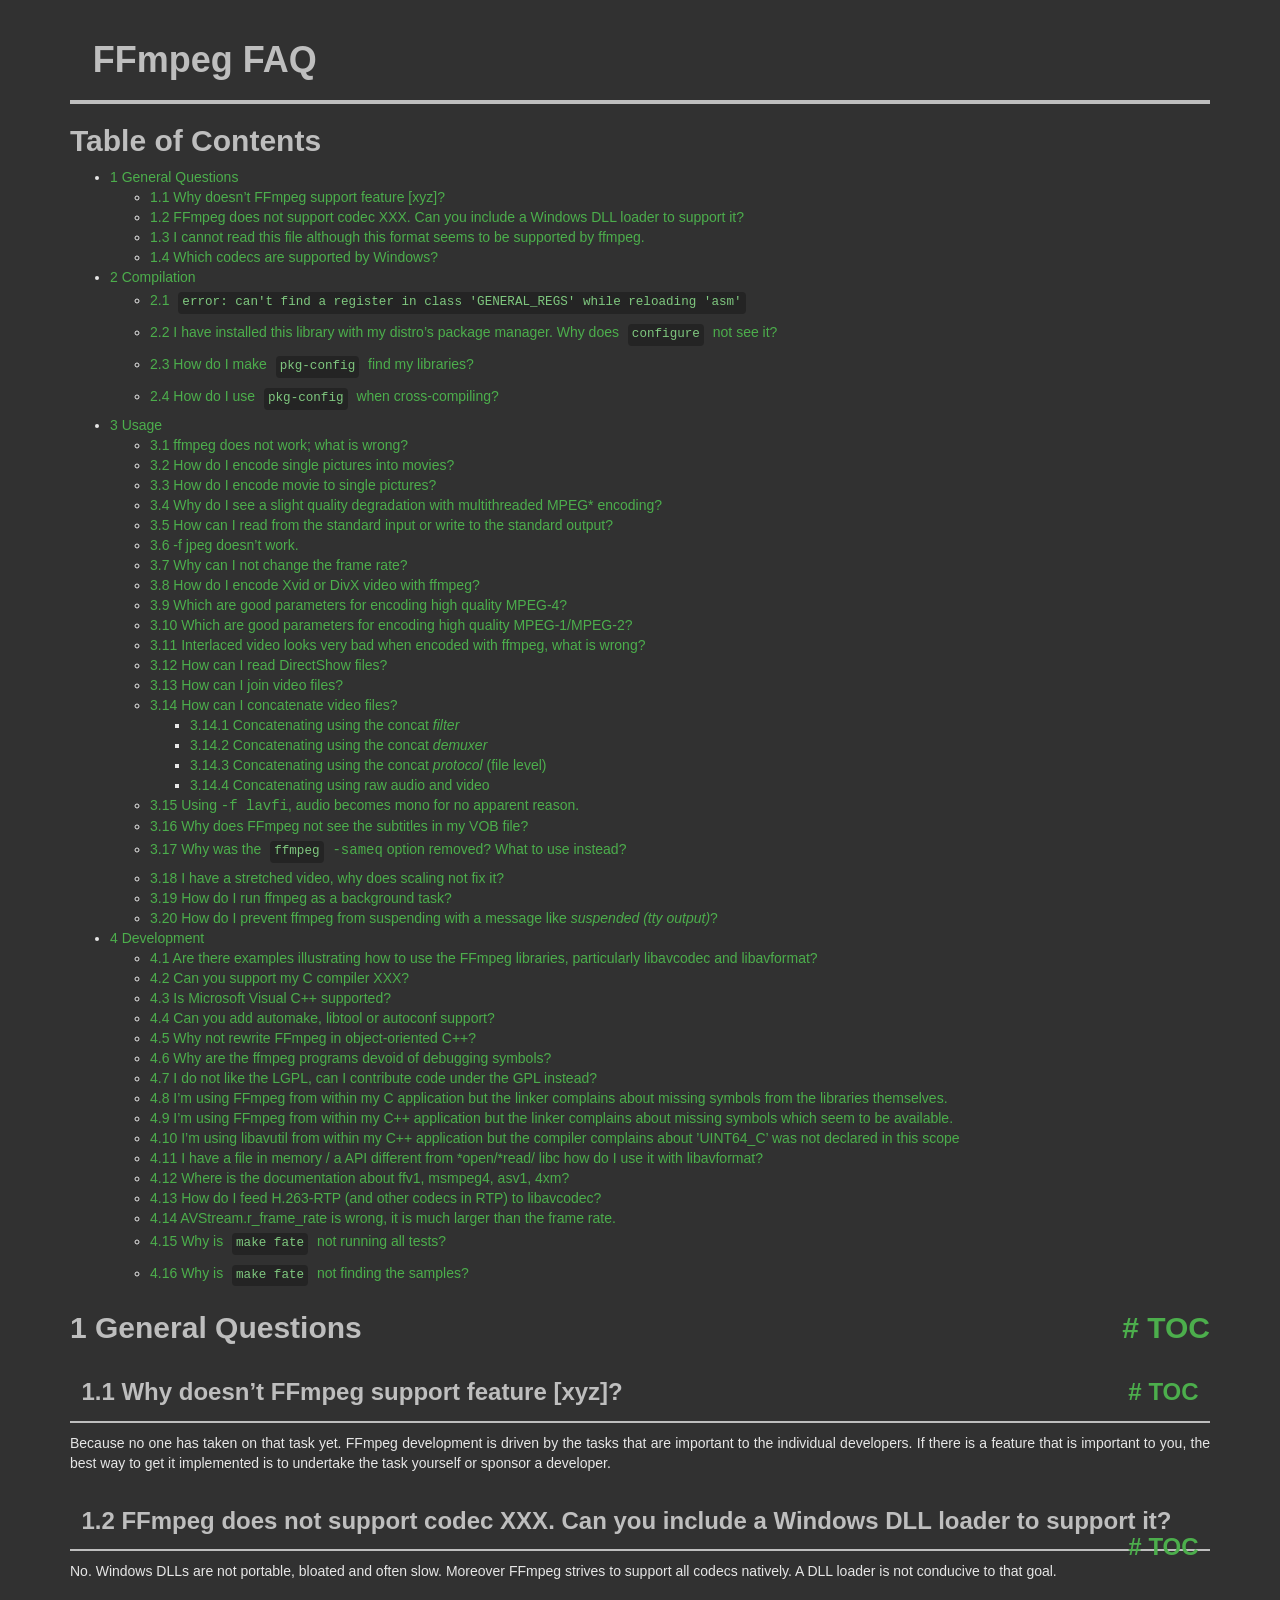
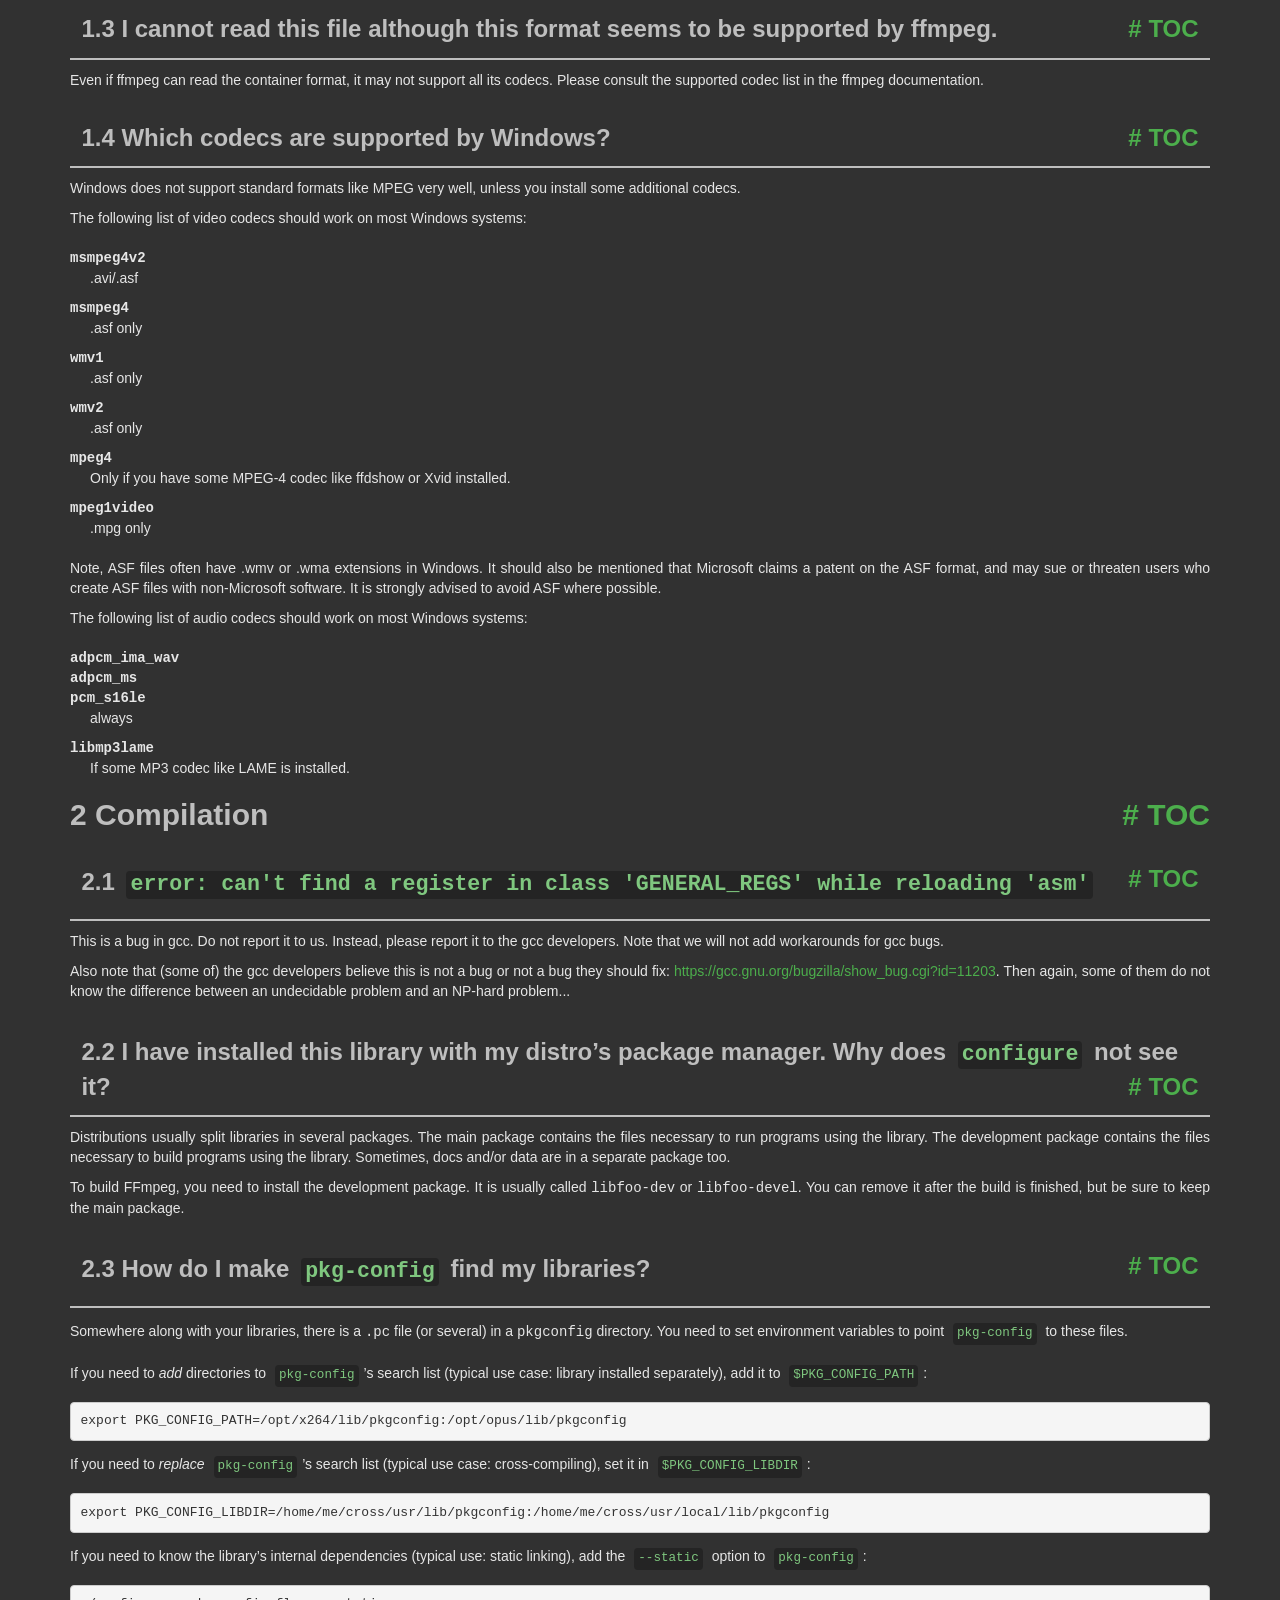
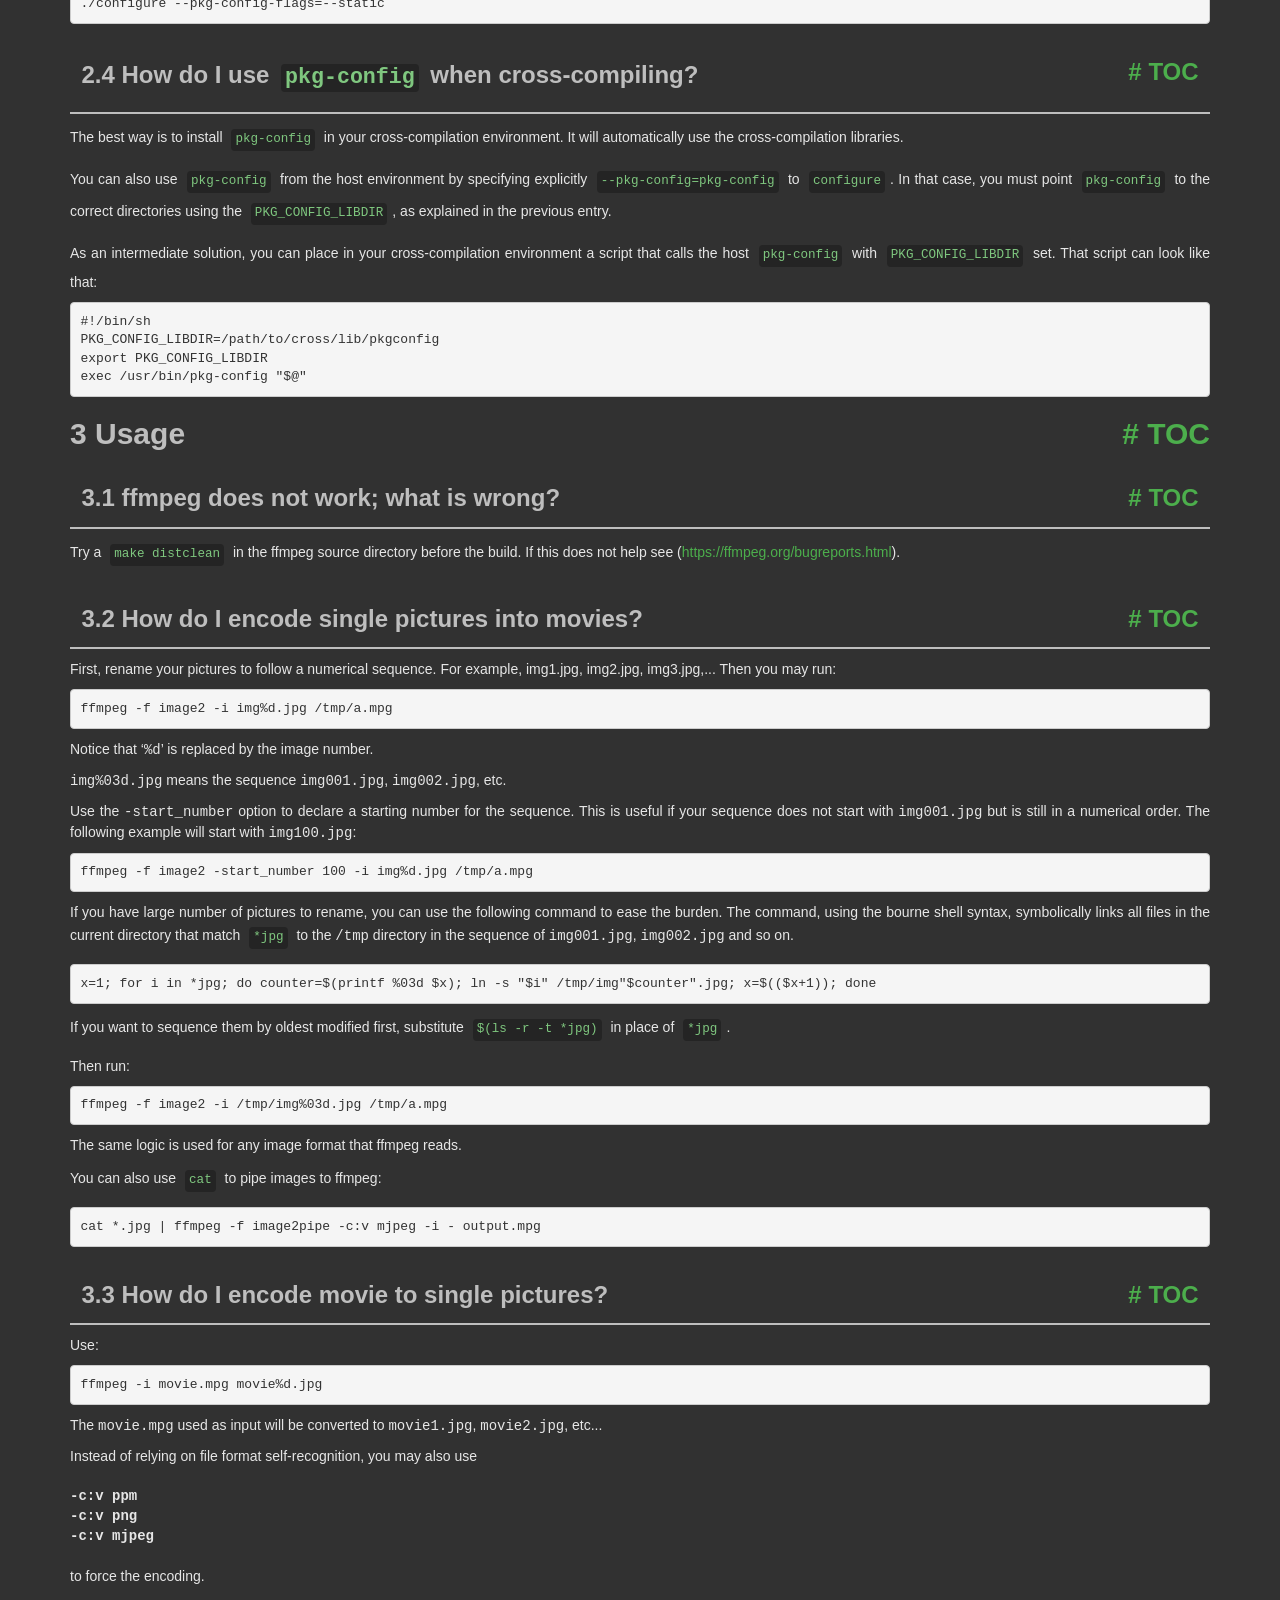
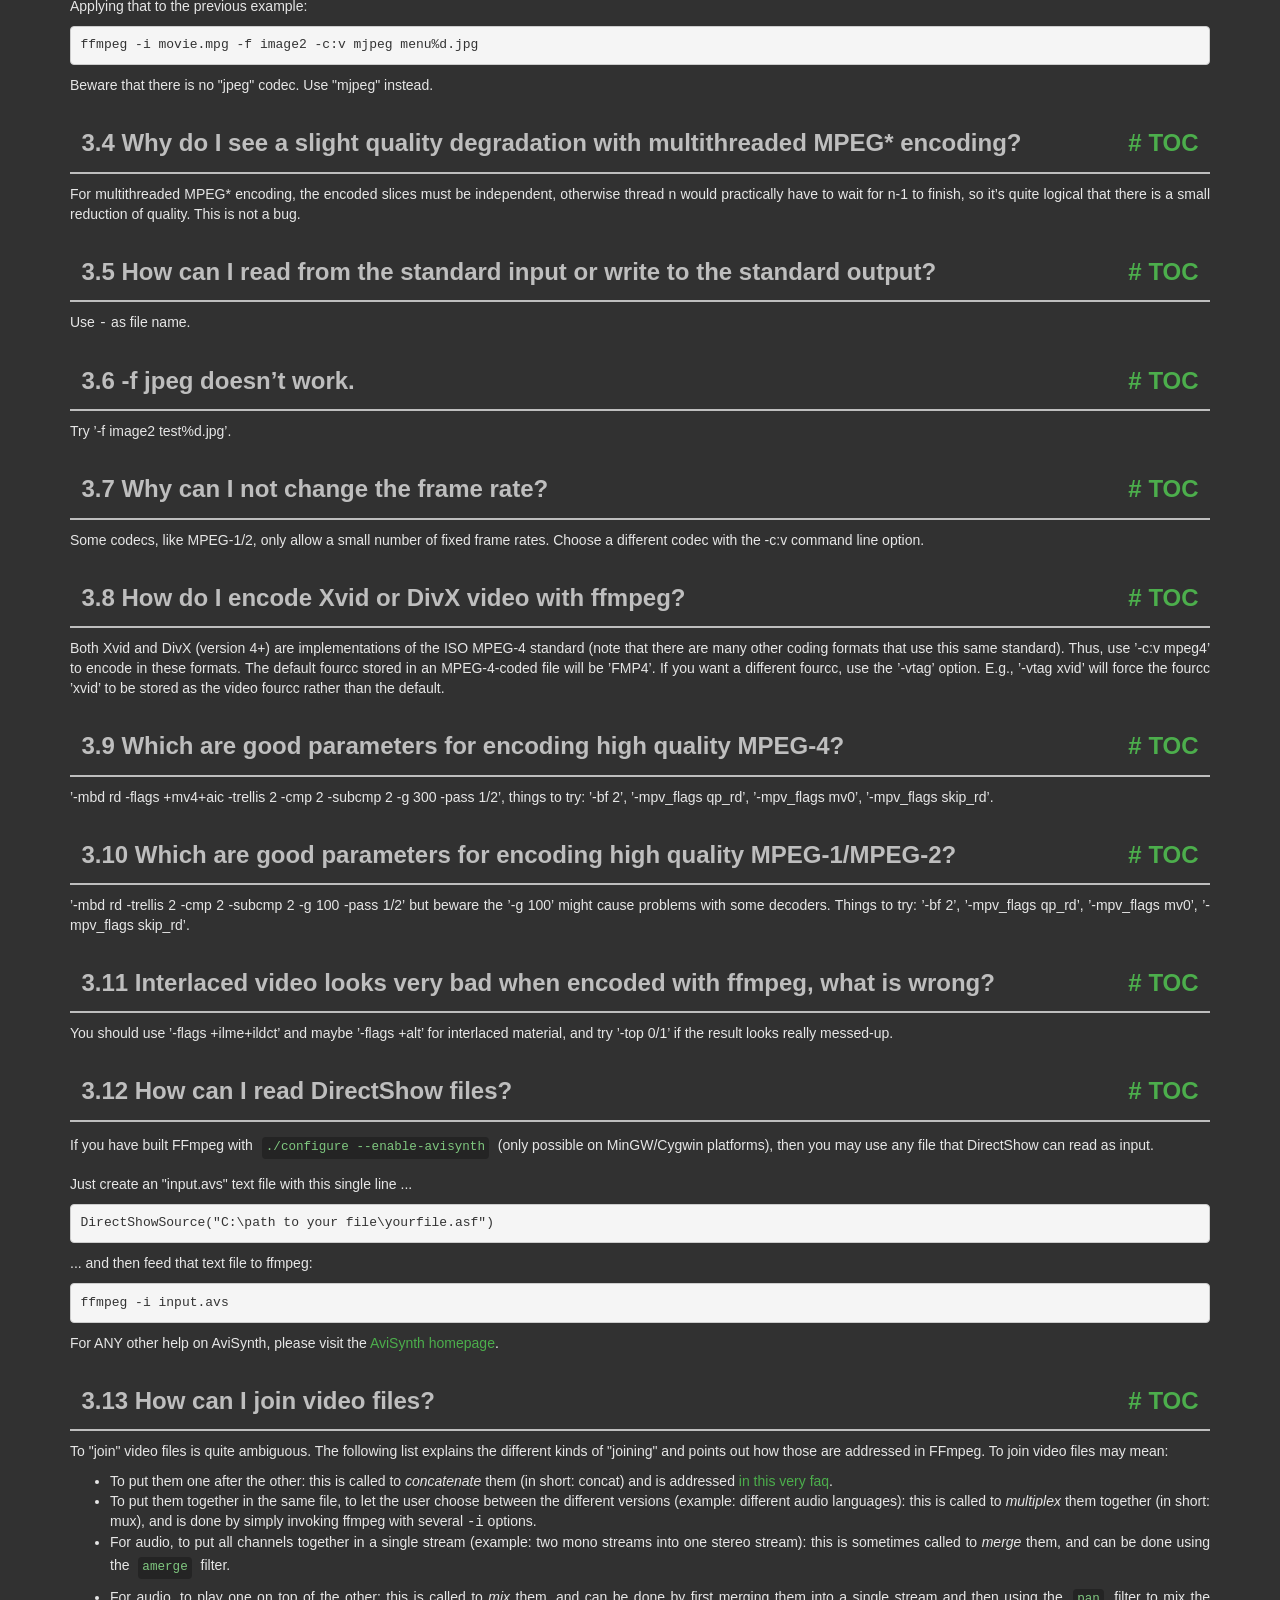
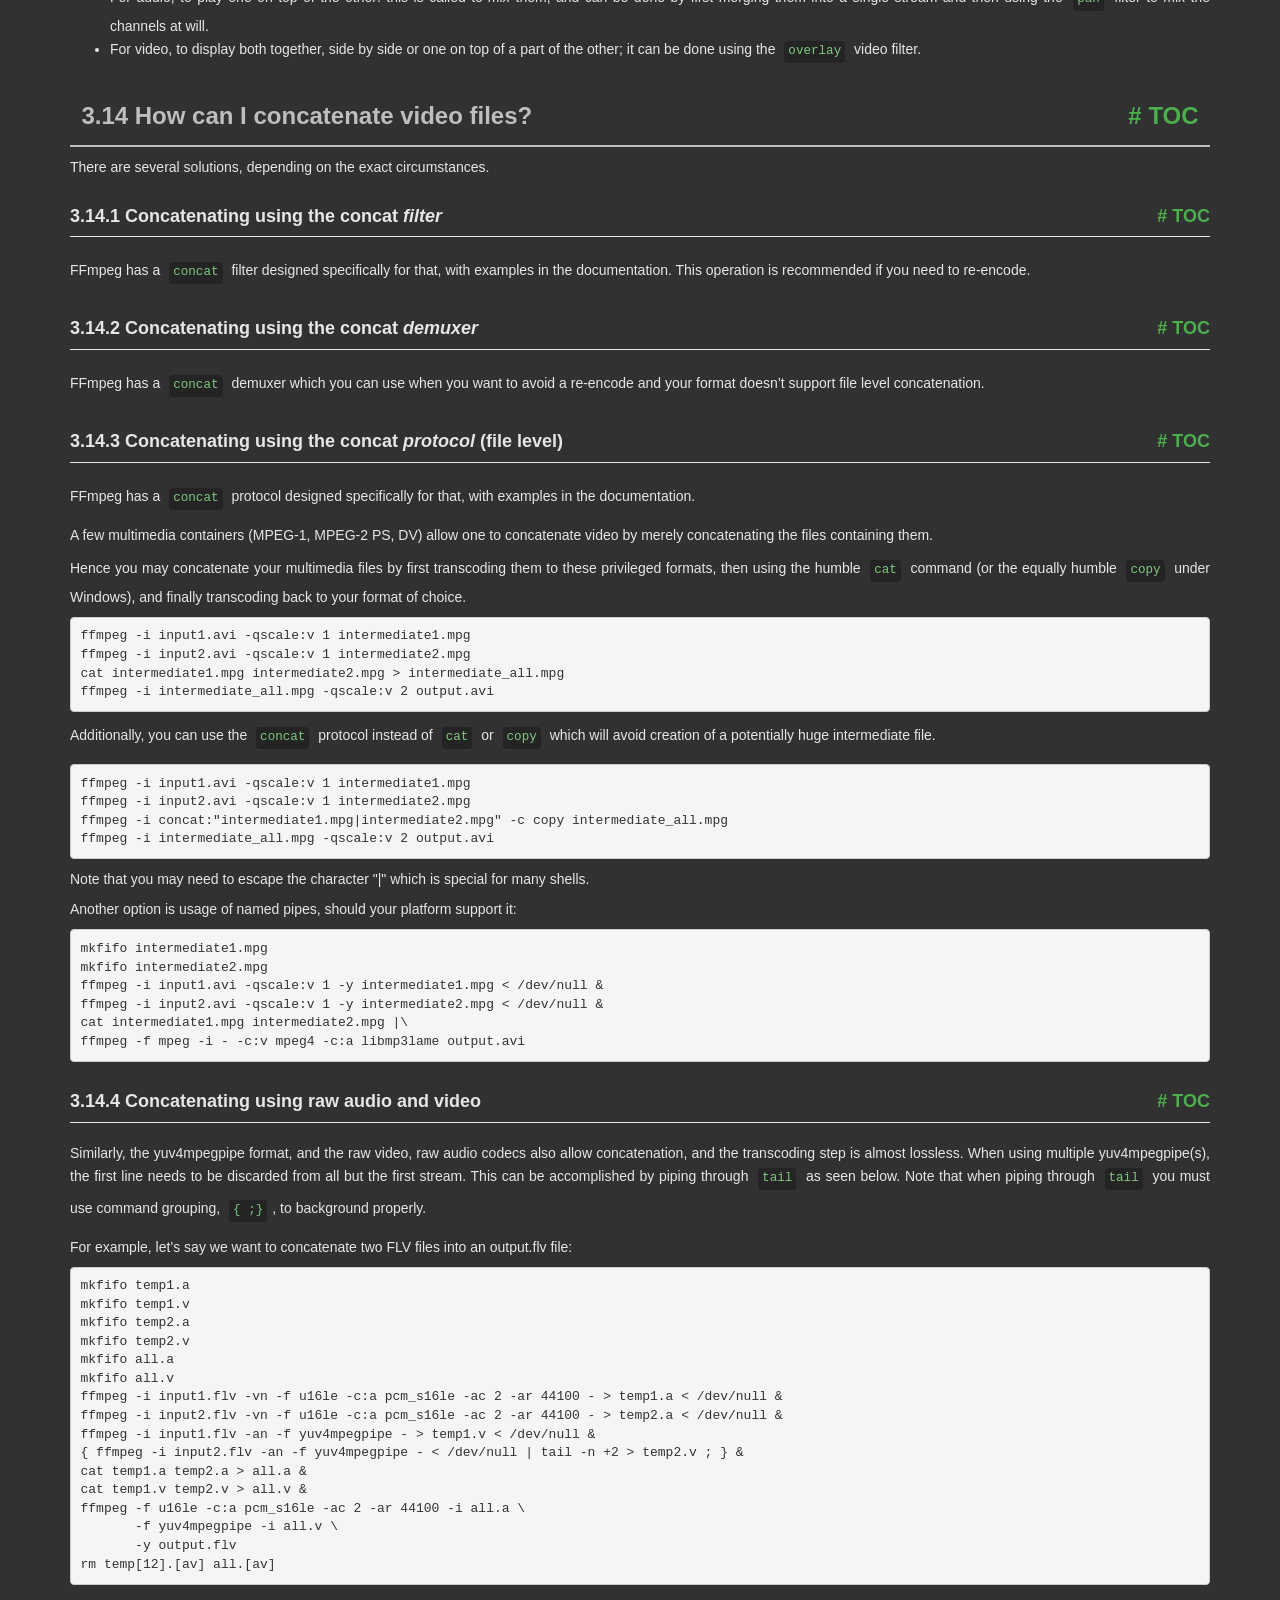
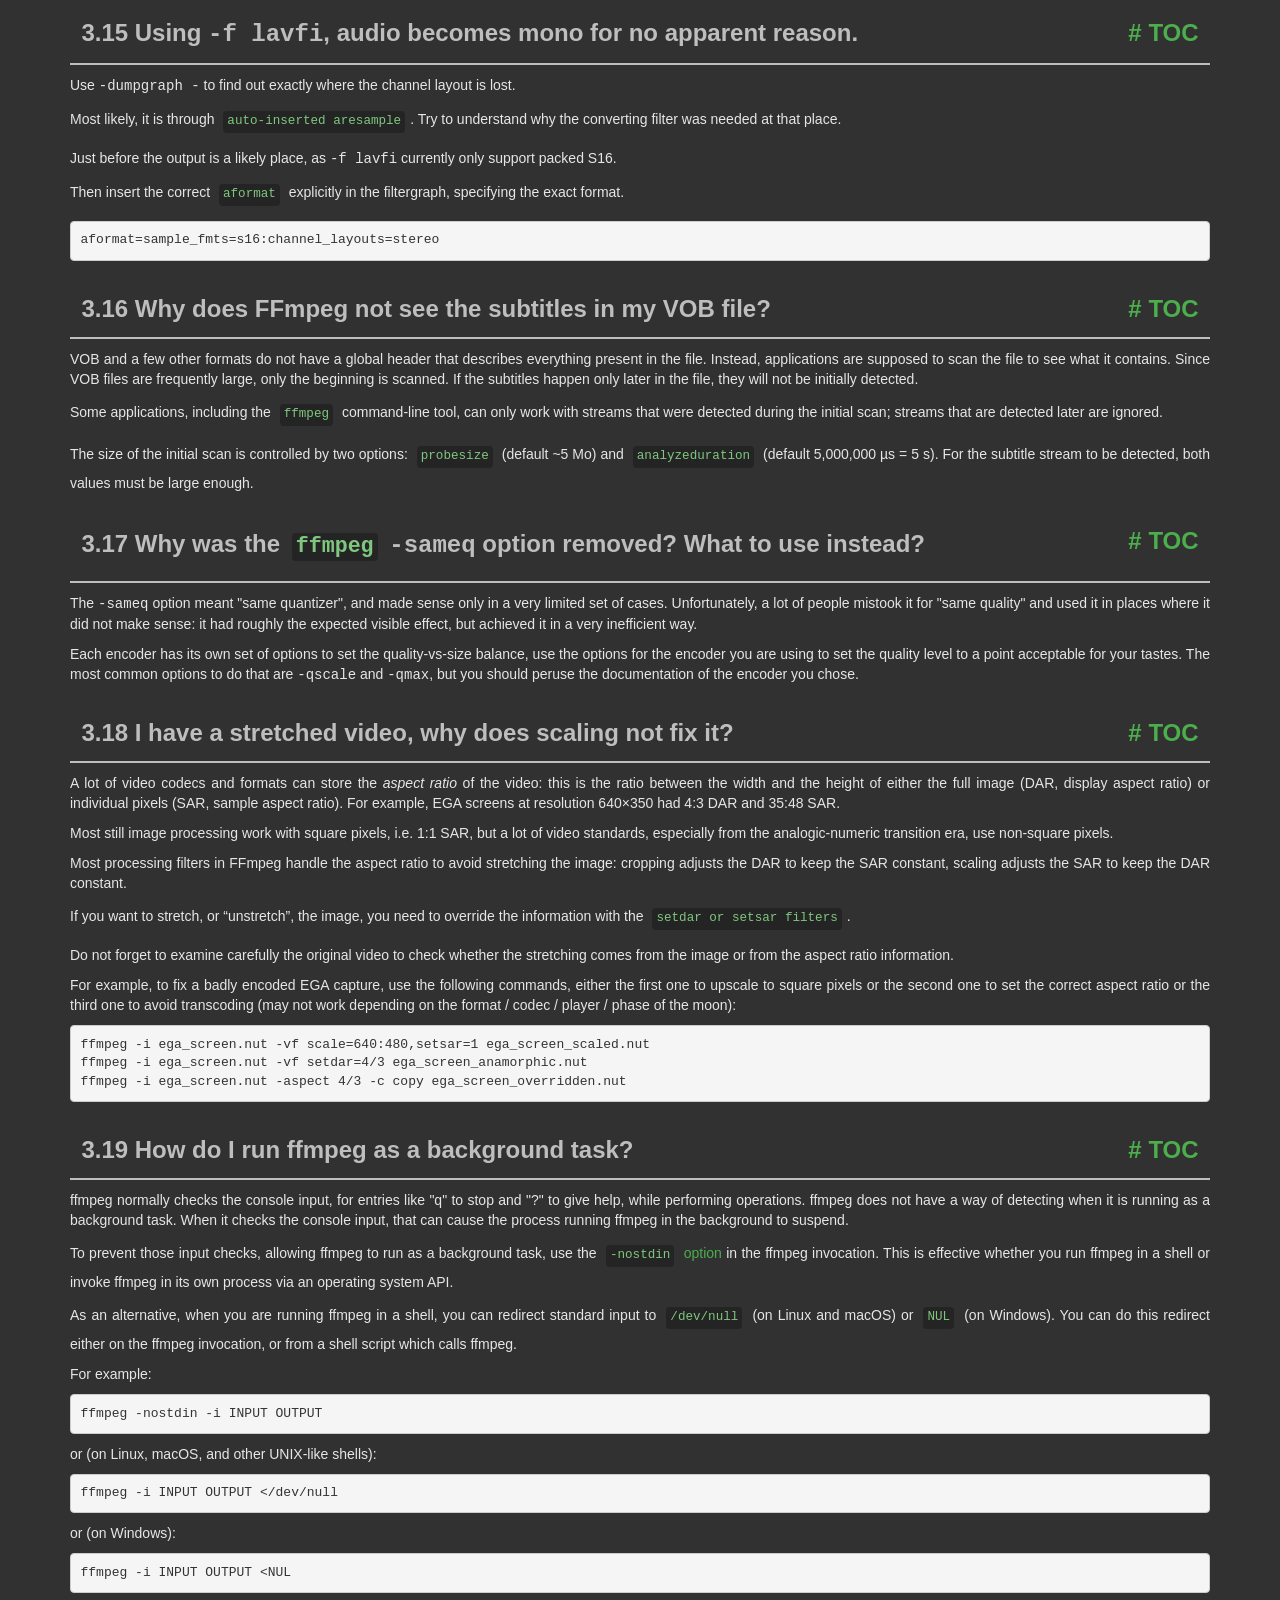
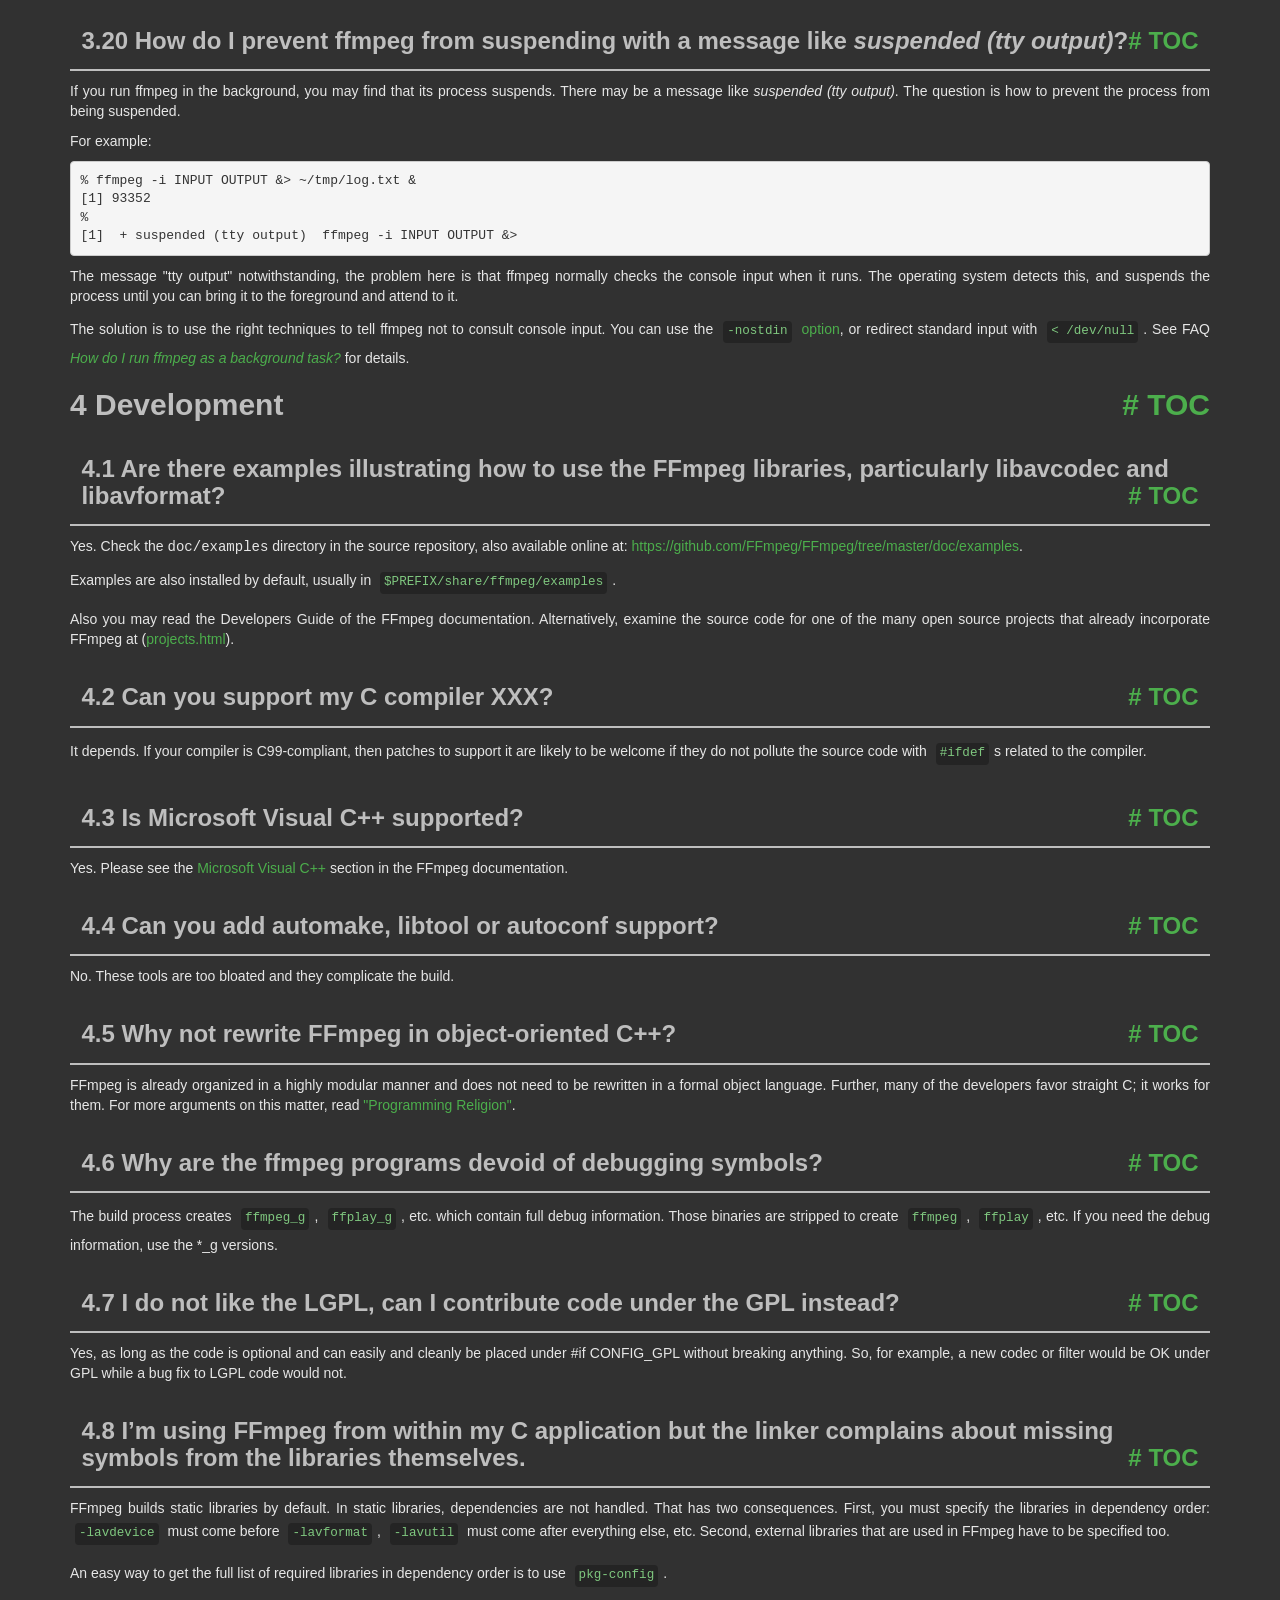
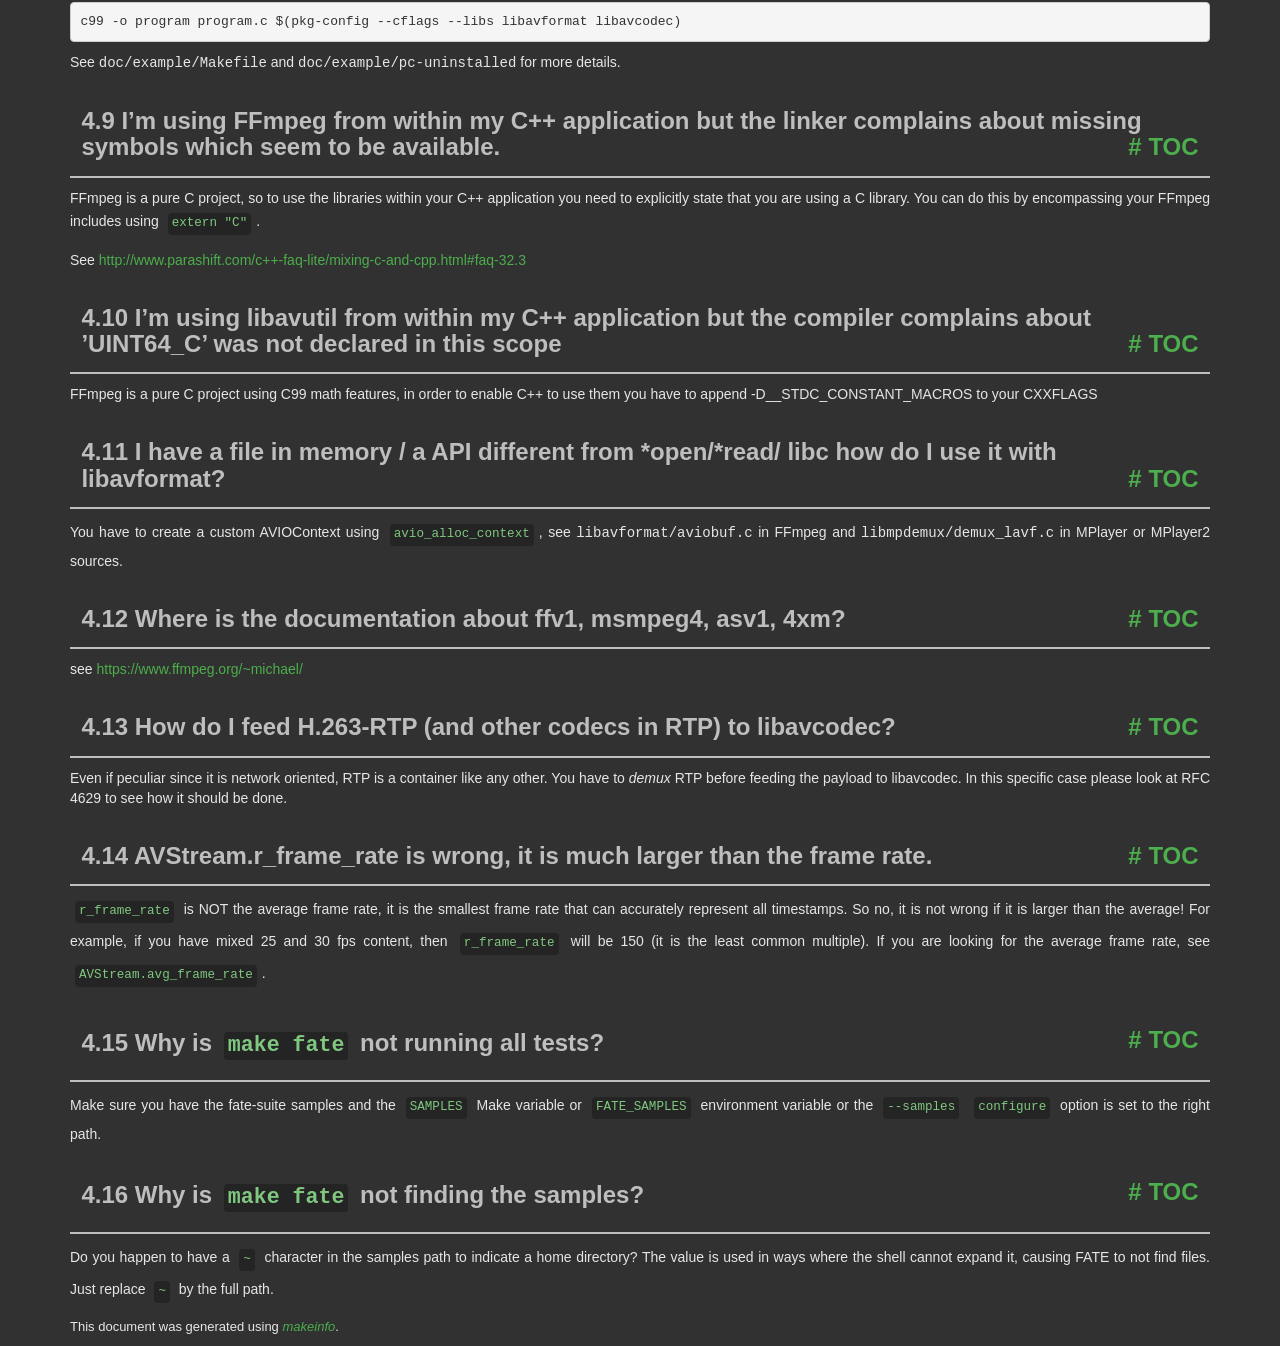
<file: MMIP-FAKE DETECTION/mmip_project/ffmpeg-8.0.1-essentials_build/doc/faq.html>
<!DOCTYPE html PUBLIC "-//W3C//DTD HTML 4.01 Transitional//EN" "http://www.w3.org/TR/html4/loose.dtd">
<html>
<!-- Created by GNU Texinfo 7.2, https://www.gnu.org/software/texinfo/ -->
  <head>
    <meta charset="utf-8">
    <title>
      FFmpeg FAQ
    </title>
    <meta name="viewport" content="width=device-width,initial-scale=1.0">
    <link rel="stylesheet" type="text/css" href="bootstrap.min.css">
    <link rel="stylesheet" type="text/css" href="style.min.css">
  </head>
  <body>
    <div class="container">
      <h1>
      FFmpeg FAQ
      </h1>


<a name="SEC_Top"></a>

<div class="region-contents" id="SEC_Contents">
<h2 class="contents-heading">Table of Contents</h2>

<div class="contents">

<ul class="toc-numbered-mark">
  <li><a id="toc-General-Questions" href="#General-Questions">1 General Questions</a>
  <ul class="toc-numbered-mark">
    <li><a id="toc-Why-doesn_0027t-FFmpeg-support-feature-_005bxyz_005d_003f" href="#Why-doesn_0027t-FFmpeg-support-feature-_005bxyz_005d_003f">1.1 Why doesn&rsquo;t FFmpeg support feature [xyz]?</a></li>
    <li><a id="toc-FFmpeg-does-not-support-codec-XXX_002e-Can-you-include-a-Windows-DLL-loader-to-support-it_003f" href="#FFmpeg-does-not-support-codec-XXX_002e-Can-you-include-a-Windows-DLL-loader-to-support-it_003f">1.2 FFmpeg does not support codec XXX. Can you include a Windows DLL loader to support it?</a></li>
    <li><a id="toc-I-cannot-read-this-file-although-this-format-seems-to-be-supported-by-ffmpeg_002e" href="#I-cannot-read-this-file-although-this-format-seems-to-be-supported-by-ffmpeg_002e">1.3 I cannot read this file although this format seems to be supported by ffmpeg.</a></li>
    <li><a id="toc-Which-codecs-are-supported-by-Windows_003f" href="#Which-codecs-are-supported-by-Windows_003f">1.4 Which codecs are supported by Windows?</a></li>
  </ul></li>
  <li><a id="toc-Compilation" href="#Compilation">2 Compilation</a>
  <ul class="toc-numbered-mark">
    <li><a id="toc-error_003a-can_0027t-find-a-register-in-class-_0027GENERAL_005fREGS_0027-while-reloading-_0027asm_0027" href="#error_003a-can_0027t-find-a-register-in-class-_0027GENERAL_005fREGS_0027-while-reloading-_0027asm_0027">2.1 <code class="code">error: can't find a register in class 'GENERAL_REGS' while reloading 'asm'</code></a></li>
    <li><a id="toc-I-have-installed-this-library-with-my-distro_0027s-package-manager_002e-Why-does-configure-not-see-it_003f" href="#I-have-installed-this-library-with-my-distro_0027s-package-manager_002e-Why-does-configure-not-see-it_003f">2.2 I have installed this library with my distro&rsquo;s package manager. Why does <code class="command">configure</code> not see it?</a></li>
    <li><a id="toc-How-do-I-make-pkg_002dconfig-find-my-libraries_003f" href="#How-do-I-make-pkg_002dconfig-find-my-libraries_003f">2.3 How do I make <code class="command">pkg-config</code> find my libraries?</a></li>
    <li><a id="toc-How-do-I-use-pkg_002dconfig-when-cross_002dcompiling_003f" href="#How-do-I-use-pkg_002dconfig-when-cross_002dcompiling_003f">2.4 How do I use <code class="command">pkg-config</code> when cross-compiling?</a></li>
  </ul></li>
  <li><a id="toc-Usage" href="#Usage">3 Usage</a>
  <ul class="toc-numbered-mark">
    <li><a id="toc-ffmpeg-does-not-work_003b-what-is-wrong_003f" href="#ffmpeg-does-not-work_003b-what-is-wrong_003f">3.1 ffmpeg does not work; what is wrong?</a></li>
    <li><a id="toc-How-do-I-encode-single-pictures-into-movies_003f" href="#How-do-I-encode-single-pictures-into-movies_003f">3.2 How do I encode single pictures into movies?</a></li>
    <li><a id="toc-How-do-I-encode-movie-to-single-pictures_003f" href="#How-do-I-encode-movie-to-single-pictures_003f">3.3 How do I encode movie to single pictures?</a></li>
    <li><a id="toc-Why-do-I-see-a-slight-quality-degradation-with-multithreaded-MPEG_002a-encoding_003f" href="#Why-do-I-see-a-slight-quality-degradation-with-multithreaded-MPEG_002a-encoding_003f">3.4 Why do I see a slight quality degradation with multithreaded MPEG* encoding?</a></li>
    <li><a id="toc-How-can-I-read-from-the-standard-input-or-write-to-the-standard-output_003f" href="#How-can-I-read-from-the-standard-input-or-write-to-the-standard-output_003f">3.5 How can I read from the standard input or write to the standard output?</a></li>
    <li><a id="toc-_002df-jpeg-doesn_0027t-work_002e" href="#g_t_002df-jpeg-doesn_0027t-work_002e">3.6 -f jpeg doesn&rsquo;t work.</a></li>
    <li><a id="toc-Why-can-I-not-change-the-frame-rate_003f" href="#Why-can-I-not-change-the-frame-rate_003f">3.7 Why can I not change the frame rate?</a></li>
    <li><a id="toc-How-do-I-encode-Xvid-or-DivX-video-with-ffmpeg_003f" href="#How-do-I-encode-Xvid-or-DivX-video-with-ffmpeg_003f">3.8 How do I encode Xvid or DivX video with ffmpeg?</a></li>
    <li><a id="toc-Which-are-good-parameters-for-encoding-high-quality-MPEG_002d4_003f" href="#Which-are-good-parameters-for-encoding-high-quality-MPEG_002d4_003f">3.9 Which are good parameters for encoding high quality MPEG-4?</a></li>
    <li><a id="toc-Which-are-good-parameters-for-encoding-high-quality-MPEG_002d1_002fMPEG_002d2_003f" href="#Which-are-good-parameters-for-encoding-high-quality-MPEG_002d1_002fMPEG_002d2_003f">3.10 Which are good parameters for encoding high quality MPEG-1/MPEG-2?</a></li>
    <li><a id="toc-Interlaced-video-looks-very-bad-when-encoded-with-ffmpeg_002c-what-is-wrong_003f" href="#Interlaced-video-looks-very-bad-when-encoded-with-ffmpeg_002c-what-is-wrong_003f">3.11 Interlaced video looks very bad when encoded with ffmpeg, what is wrong?</a></li>
    <li><a id="toc-How-can-I-read-DirectShow-files_003f" href="#How-can-I-read-DirectShow-files_003f">3.12 How can I read DirectShow files?</a></li>
    <li><a id="toc-How-can-I-join-video-files_003f" href="#How-can-I-join-video-files_003f">3.13 How can I join video files?</a></li>
    <li><a id="toc-How-can-I-concatenate-video-files_003f" href="#How-can-I-concatenate-video-files_003f">3.14 How can I concatenate video files?</a>
    <ul class="toc-numbered-mark">
      <li><a id="toc-Concatenating-using-the-concat-filter" href="#Concatenating-using-the-concat-filter">3.14.1 Concatenating using the concat <em class="emph">filter</em></a></li>
      <li><a id="toc-Concatenating-using-the-concat-demuxer" href="#Concatenating-using-the-concat-demuxer">3.14.2 Concatenating using the concat <em class="emph">demuxer</em></a></li>
      <li><a id="toc-Concatenating-using-the-concat-protocol-_0028file-level_0029" href="#Concatenating-using-the-concat-protocol-_0028file-level_0029">3.14.3 Concatenating using the concat <em class="emph">protocol</em> (file level)</a></li>
      <li><a id="toc-Concatenating-using-raw-audio-and-video" href="#Concatenating-using-raw-audio-and-video">3.14.4 Concatenating using raw audio and video</a></li>
    </ul></li>
    <li><a id="toc-Using-_002df-lavfi_002c-audio-becomes-mono-for-no-apparent-reason_002e" href="#Using-_002df-lavfi_002c-audio-becomes-mono-for-no-apparent-reason_002e">3.15 Using <samp class="option">-f lavfi</samp>, audio becomes mono for no apparent reason.</a></li>
    <li><a id="toc-Why-does-FFmpeg-not-see-the-subtitles-in-my-VOB-file_003f" href="#Why-does-FFmpeg-not-see-the-subtitles-in-my-VOB-file_003f">3.16 Why does FFmpeg not see the subtitles in my VOB file?</a></li>
    <li><a id="toc-Why-was-the-ffmpeg-_002dsameq-option-removed_003f-What-to-use-instead_003f" href="#Why-was-the-ffmpeg-_002dsameq-option-removed_003f-What-to-use-instead_003f">3.17 Why was the <code class="command">ffmpeg</code> <samp class="option">-sameq</samp> option removed? What to use instead?</a></li>
    <li><a id="toc-I-have-a-stretched-video_002c-why-does-scaling-not-fix-it_003f" href="#I-have-a-stretched-video_002c-why-does-scaling-not-fix-it_003f">3.18 I have a stretched video, why does scaling not fix it?</a></li>
    <li><a id="toc-How-do-I-run-ffmpeg-as-a-background-task_003f" href="#How-do-I-run-ffmpeg-as-a-background-task_003f">3.19 How do I run ffmpeg as a background task?</a></li>
    <li><a id="toc-How-do-I-prevent-ffmpeg-from-suspending-with-a-message-like-suspended-_0028tty-output_0029_003f" href="#How-do-I-prevent-ffmpeg-from-suspending-with-a-message-like-suspended-_0028tty-output_0029_003f">3.20 How do I prevent ffmpeg from suspending with a message like <em class="emph">suspended (tty output)</em>?</a></li>
  </ul></li>
  <li><a id="toc-Development" href="#Development">4 Development</a>
  <ul class="toc-numbered-mark">
    <li><a id="toc-Are-there-examples-illustrating-how-to-use-the-FFmpeg-libraries_002c-particularly-libavcodec-and-libavformat_003f" href="#Are-there-examples-illustrating-how-to-use-the-FFmpeg-libraries_002c-particularly-libavcodec-and-libavformat_003f">4.1 Are there examples illustrating how to use the FFmpeg libraries, particularly libavcodec and libavformat?</a></li>
    <li><a id="toc-Can-you-support-my-C-compiler-XXX_003f" href="#Can-you-support-my-C-compiler-XXX_003f">4.2 Can you support my C compiler XXX?</a></li>
    <li><a id="toc-Is-Microsoft-Visual-C_002b_002b-supported_003f" href="#Is-Microsoft-Visual-C_002b_002b-supported_003f">4.3 Is Microsoft Visual C++ supported?</a></li>
    <li><a id="toc-Can-you-add-automake_002c-libtool-or-autoconf-support_003f" href="#Can-you-add-automake_002c-libtool-or-autoconf-support_003f">4.4 Can you add automake, libtool or autoconf support?</a></li>
    <li><a id="toc-Why-not-rewrite-FFmpeg-in-object_002doriented-C_002b_002b_003f" href="#Why-not-rewrite-FFmpeg-in-object_002doriented-C_002b_002b_003f">4.5 Why not rewrite FFmpeg in object-oriented C++?</a></li>
    <li><a id="toc-Why-are-the-ffmpeg-programs-devoid-of-debugging-symbols_003f" href="#Why-are-the-ffmpeg-programs-devoid-of-debugging-symbols_003f">4.6 Why are the ffmpeg programs devoid of debugging symbols?</a></li>
    <li><a id="toc-I-do-not-like-the-LGPL_002c-can-I-contribute-code-under-the-GPL-instead_003f" href="#I-do-not-like-the-LGPL_002c-can-I-contribute-code-under-the-GPL-instead_003f">4.7 I do not like the LGPL, can I contribute code under the GPL instead?</a></li>
    <li><a id="toc-I_0027m-using-FFmpeg-from-within-my-C-application-but-the-linker-complains-about-missing-symbols-from-the-libraries-themselves_002e" href="#I_0027m-using-FFmpeg-from-within-my-C-application-but-the-linker-complains-about-missing-symbols-from-the-libraries-themselves_002e">4.8 I&rsquo;m using FFmpeg from within my C application but the linker complains about missing symbols from the libraries themselves.</a></li>
    <li><a id="toc-I_0027m-using-FFmpeg-from-within-my-C_002b_002b-application-but-the-linker-complains-about-missing-symbols-which-seem-to-be-available_002e" href="#I_0027m-using-FFmpeg-from-within-my-C_002b_002b-application-but-the-linker-complains-about-missing-symbols-which-seem-to-be-available_002e">4.9 I&rsquo;m using FFmpeg from within my C++ application but the linker complains about missing symbols which seem to be available.</a></li>
    <li><a id="toc-I_0027m-using-libavutil-from-within-my-C_002b_002b-application-but-the-compiler-complains-about-_0027UINT64_005fC_0027-was-not-declared-in-this-scope" href="#I_0027m-using-libavutil-from-within-my-C_002b_002b-application-but-the-compiler-complains-about-_0027UINT64_005fC_0027-was-not-declared-in-this-scope">4.10 I&rsquo;m using libavutil from within my C++ application but the compiler complains about &rsquo;UINT64_C&rsquo; was not declared in this scope</a></li>
    <li><a id="toc-I-have-a-file-in-memory-_002f-a-API-different-from-_002aopen_002f_002aread_002f-libc-how-do-I-use-it-with-libavformat_003f" href="#I-have-a-file-in-memory-_002f-a-API-different-from-_002aopen_002f_002aread_002f-libc-how-do-I-use-it-with-libavformat_003f">4.11 I have a file in memory / a API different from *open/*read/ libc how do I use it with libavformat?</a></li>
    <li><a id="toc-Where-is-the-documentation-about-ffv1_002c-msmpeg4_002c-asv1_002c-4xm_003f" href="#Where-is-the-documentation-about-ffv1_002c-msmpeg4_002c-asv1_002c-4xm_003f">4.12 Where is the documentation about ffv1, msmpeg4, asv1, 4xm?</a></li>
    <li><a id="toc-How-do-I-feed-H_002e263_002dRTP-_0028and-other-codecs-in-RTP_0029-to-libavcodec_003f" href="#How-do-I-feed-H_002e263_002dRTP-_0028and-other-codecs-in-RTP_0029-to-libavcodec_003f">4.13 How do I feed H.263-RTP (and other codecs in RTP) to libavcodec?</a></li>
    <li><a id="toc-AVStream_002er_005fframe_005frate-is-wrong_002c-it-is-much-larger-than-the-frame-rate_002e" href="#AVStream_002er_005fframe_005frate-is-wrong_002c-it-is-much-larger-than-the-frame-rate_002e">4.14 AVStream.r_frame_rate is wrong, it is much larger than the frame rate.</a></li>
    <li><a id="toc-Why-is-make-fate-not-running-all-tests_003f" href="#Why-is-make-fate-not-running-all-tests_003f">4.15 Why is <code class="code">make fate</code> not running all tests?</a></li>
    <li><a id="toc-Why-is-make-fate-not-finding-the-samples_003f" href="#Why-is-make-fate-not-finding-the-samples_003f">4.16 Why is <code class="code">make fate</code> not finding the samples?</a></li>
  </ul></li>
</ul>
</div>
</div>

<a name="General-Questions"></a>
<h2 class="chapter">1 General Questions<span class="pull-right"><a class="anchor hidden-xs" href="#General-Questions" aria-hidden="true">#</a> <a class="anchor hidden-xs"href="#toc-General-Questions" aria-hidden="true">TOC</a></span></h2>

<a name="Why-doesn_0027t-FFmpeg-support-feature-_005bxyz_005d_003f"></a>
<h3 class="section">1.1 Why doesn&rsquo;t FFmpeg support feature [xyz]?<span class="pull-right"><a class="anchor hidden-xs" href="#Why-doesn_0027t-FFmpeg-support-feature-_005bxyz_005d_003f" aria-hidden="true">#</a> <a class="anchor hidden-xs"href="#toc-Why-doesn_0027t-FFmpeg-support-feature-_005bxyz_005d_003f" aria-hidden="true">TOC</a></span></h3>

<p>Because no one has taken on that task yet. FFmpeg development is
driven by the tasks that are important to the individual developers.
If there is a feature that is important to you, the best way to get
it implemented is to undertake the task yourself or sponsor a developer.
</p>
<a name="FFmpeg-does-not-support-codec-XXX_002e-Can-you-include-a-Windows-DLL-loader-to-support-it_003f"></a>
<h3 class="section">1.2 FFmpeg does not support codec XXX. Can you include a Windows DLL loader to support it?<span class="pull-right"><a class="anchor hidden-xs" href="#FFmpeg-does-not-support-codec-XXX_002e-Can-you-include-a-Windows-DLL-loader-to-support-it_003f" aria-hidden="true">#</a> <a class="anchor hidden-xs"href="#toc-FFmpeg-does-not-support-codec-XXX_002e-Can-you-include-a-Windows-DLL-loader-to-support-it_003f" aria-hidden="true">TOC</a></span></h3>

<p>No. Windows DLLs are not portable, bloated and often slow.
Moreover FFmpeg strives to support all codecs natively.
A DLL loader is not conducive to that goal.
</p>
<a name="I-cannot-read-this-file-although-this-format-seems-to-be-supported-by-ffmpeg_002e"></a>
<h3 class="section">1.3 I cannot read this file although this format seems to be supported by ffmpeg.<span class="pull-right"><a class="anchor hidden-xs" href="#I-cannot-read-this-file-although-this-format-seems-to-be-supported-by-ffmpeg_002e" aria-hidden="true">#</a> <a class="anchor hidden-xs"href="#toc-I-cannot-read-this-file-although-this-format-seems-to-be-supported-by-ffmpeg_002e" aria-hidden="true">TOC</a></span></h3>

<p>Even if ffmpeg can read the container format, it may not support all its
codecs. Please consult the supported codec list in the ffmpeg
documentation.
</p>
<a name="Which-codecs-are-supported-by-Windows_003f"></a>
<h3 class="section">1.4 Which codecs are supported by Windows?<span class="pull-right"><a class="anchor hidden-xs" href="#Which-codecs-are-supported-by-Windows_003f" aria-hidden="true">#</a> <a class="anchor hidden-xs"href="#toc-Which-codecs-are-supported-by-Windows_003f" aria-hidden="true">TOC</a></span></h3>

<p>Windows does not support standard formats like MPEG very well, unless you
install some additional codecs.
</p>
<p>The following list of video codecs should work on most Windows systems:
</p><dl class="table">
<dt><samp class="option">msmpeg4v2</samp></dt>
<dd><p>.avi/.asf
</p></dd>
<dt><samp class="option">msmpeg4</samp></dt>
<dd><p>.asf only
</p></dd>
<dt><samp class="option">wmv1</samp></dt>
<dd><p>.asf only
</p></dd>
<dt><samp class="option">wmv2</samp></dt>
<dd><p>.asf only
</p></dd>
<dt><samp class="option">mpeg4</samp></dt>
<dd><p>Only if you have some MPEG-4 codec like ffdshow or Xvid installed.
</p></dd>
<dt><samp class="option">mpeg1video</samp></dt>
<dd><p>.mpg only
</p></dd>
</dl>
<p>Note, ASF files often have .wmv or .wma extensions in Windows. It should also
be mentioned that Microsoft claims a patent on the ASF format, and may sue
or threaten users who create ASF files with non-Microsoft software. It is
strongly advised to avoid ASF where possible.
</p>
<p>The following list of audio codecs should work on most Windows systems:
</p><dl class="table">
<dt><samp class="option">adpcm_ima_wav</samp></dt>
<dt><samp class="option">adpcm_ms</samp></dt>
<dt><samp class="option">pcm_s16le</samp></dt>
<dd><p>always
</p></dd>
<dt><samp class="option">libmp3lame</samp></dt>
<dd><p>If some MP3 codec like LAME is installed.
</p></dd>
</dl>


<a name="Compilation"></a>
<h2 class="chapter">2 Compilation<span class="pull-right"><a class="anchor hidden-xs" href="#Compilation" aria-hidden="true">#</a> <a class="anchor hidden-xs"href="#toc-Compilation" aria-hidden="true">TOC</a></span></h2>

<a name="error_003a-can_0027t-find-a-register-in-class-_0027GENERAL_005fREGS_0027-while-reloading-_0027asm_0027"></a>
<h3 class="section">2.1 <code class="code">error: can't find a register in class 'GENERAL_REGS' while reloading 'asm'</code><span class="pull-right"><a class="anchor hidden-xs" href="#error_003a-can_0027t-find-a-register-in-class-_0027GENERAL_005fREGS_0027-while-reloading-_0027asm_0027" aria-hidden="true">#</a> <a class="anchor hidden-xs"href="#toc-error_003a-can_0027t-find-a-register-in-class-_0027GENERAL_005fREGS_0027-while-reloading-_0027asm_0027" aria-hidden="true">TOC</a></span></h3>

<p>This is a bug in gcc. Do not report it to us. Instead, please report it to
the gcc developers. Note that we will not add workarounds for gcc bugs.
</p>
<p>Also note that (some of) the gcc developers believe this is not a bug or
not a bug they should fix:
<a class="url" href="https://gcc.gnu.org/bugzilla/show_bug.cgi?id=11203">https://gcc.gnu.org/bugzilla/show_bug.cgi?id=11203</a>.
Then again, some of them do not know the difference between an undecidable
problem and an NP-hard problem...
</p>
<a name="I-have-installed-this-library-with-my-distro_0027s-package-manager_002e-Why-does-configure-not-see-it_003f"></a>
<h3 class="section">2.2 I have installed this library with my distro&rsquo;s package manager. Why does <code class="command">configure</code> not see it?<span class="pull-right"><a class="anchor hidden-xs" href="#I-have-installed-this-library-with-my-distro_0027s-package-manager_002e-Why-does-configure-not-see-it_003f" aria-hidden="true">#</a> <a class="anchor hidden-xs"href="#toc-I-have-installed-this-library-with-my-distro_0027s-package-manager_002e-Why-does-configure-not-see-it_003f" aria-hidden="true">TOC</a></span></h3>

<p>Distributions usually split libraries in several packages. The main package
contains the files necessary to run programs using the library. The
development package contains the files necessary to build programs using the
library. Sometimes, docs and/or data are in a separate package too.
</p>
<p>To build FFmpeg, you need to install the development package. It is usually
called <samp class="file">libfoo-dev</samp> or <samp class="file">libfoo-devel</samp>. You can remove it after the
build is finished, but be sure to keep the main package.
</p>
<a name="How-do-I-make-pkg_002dconfig-find-my-libraries_003f"></a>
<h3 class="section">2.3 How do I make <code class="command">pkg-config</code> find my libraries?<span class="pull-right"><a class="anchor hidden-xs" href="#How-do-I-make-pkg_002dconfig-find-my-libraries_003f" aria-hidden="true">#</a> <a class="anchor hidden-xs"href="#toc-How-do-I-make-pkg_002dconfig-find-my-libraries_003f" aria-hidden="true">TOC</a></span></h3>

<p>Somewhere along with your libraries, there is a <samp class="file">.pc</samp> file (or several)
in a <samp class="file">pkgconfig</samp> directory. You need to set environment variables to
point <code class="command">pkg-config</code> to these files.
</p>
<p>If you need to <em class="emph">add</em> directories to <code class="command">pkg-config</code>&rsquo;s search list
(typical use case: library installed separately), add it to
<code class="code">$PKG_CONFIG_PATH</code>:
</p>
<div class="example">
<pre class="example-preformatted">export PKG_CONFIG_PATH=/opt/x264/lib/pkgconfig:/opt/opus/lib/pkgconfig
</pre></div>

<p>If you need to <em class="emph">replace</em> <code class="command">pkg-config</code>&rsquo;s search list
(typical use case: cross-compiling), set it in
<code class="code">$PKG_CONFIG_LIBDIR</code>:
</p>
<div class="example">
<pre class="example-preformatted">export PKG_CONFIG_LIBDIR=/home/me/cross/usr/lib/pkgconfig:/home/me/cross/usr/local/lib/pkgconfig
</pre></div>

<p>If you need to know the library&rsquo;s internal dependencies (typical use: static
linking), add the <code class="code">--static</code> option to <code class="command">pkg-config</code>:
</p>
<div class="example">
<pre class="example-preformatted">./configure --pkg-config-flags=--static
</pre></div>

<a name="How-do-I-use-pkg_002dconfig-when-cross_002dcompiling_003f"></a>
<h3 class="section">2.4 How do I use <code class="command">pkg-config</code> when cross-compiling?<span class="pull-right"><a class="anchor hidden-xs" href="#How-do-I-use-pkg_002dconfig-when-cross_002dcompiling_003f" aria-hidden="true">#</a> <a class="anchor hidden-xs"href="#toc-How-do-I-use-pkg_002dconfig-when-cross_002dcompiling_003f" aria-hidden="true">TOC</a></span></h3>

<p>The best way is to install <code class="command">pkg-config</code> in your cross-compilation
environment. It will automatically use the cross-compilation libraries.
</p>
<p>You can also use <code class="command">pkg-config</code> from the host environment by
specifying explicitly <code class="code">--pkg-config=pkg-config</code> to <code class="command">configure</code>.
In that case, you must point <code class="command">pkg-config</code> to the correct directories
using the <code class="code">PKG_CONFIG_LIBDIR</code>, as explained in the previous entry.
</p>
<p>As an intermediate solution, you can place in your cross-compilation
environment a script that calls the host <code class="command">pkg-config</code> with
<code class="code">PKG_CONFIG_LIBDIR</code> set. That script can look like that:
</p>
<div class="example">
<pre class="example-preformatted">#!/bin/sh
PKG_CONFIG_LIBDIR=/path/to/cross/lib/pkgconfig
export PKG_CONFIG_LIBDIR
exec /usr/bin/pkg-config &quot;$@&quot;
</pre></div>

<a name="Usage"></a>
<h2 class="chapter">3 Usage<span class="pull-right"><a class="anchor hidden-xs" href="#Usage" aria-hidden="true">#</a> <a class="anchor hidden-xs"href="#toc-Usage" aria-hidden="true">TOC</a></span></h2>

<a name="ffmpeg-does-not-work_003b-what-is-wrong_003f"></a>
<h3 class="section">3.1 ffmpeg does not work; what is wrong?<span class="pull-right"><a class="anchor hidden-xs" href="#ffmpeg-does-not-work_003b-what-is-wrong_003f" aria-hidden="true">#</a> <a class="anchor hidden-xs"href="#toc-ffmpeg-does-not-work_003b-what-is-wrong_003f" aria-hidden="true">TOC</a></span></h3>

<p>Try a <code class="code">make distclean</code> in the ffmpeg source directory before the build.
If this does not help see
(<a class="url" href="https://ffmpeg.org/bugreports.html">https://ffmpeg.org/bugreports.html</a>).
</p>
<a name="How-do-I-encode-single-pictures-into-movies_003f"></a>
<h3 class="section">3.2 How do I encode single pictures into movies?<span class="pull-right"><a class="anchor hidden-xs" href="#How-do-I-encode-single-pictures-into-movies_003f" aria-hidden="true">#</a> <a class="anchor hidden-xs"href="#toc-How-do-I-encode-single-pictures-into-movies_003f" aria-hidden="true">TOC</a></span></h3>

<p>First, rename your pictures to follow a numerical sequence.
For example, img1.jpg, img2.jpg, img3.jpg,...
Then you may run:
</p>
<div class="example">
<pre class="example-preformatted">ffmpeg -f image2 -i img%d.jpg /tmp/a.mpg
</pre></div>

<p>Notice that &lsquo;<samp class="samp">%d</samp>&rsquo; is replaced by the image number.
</p>
<p><samp class="file">img%03d.jpg</samp> means the sequence <samp class="file">img001.jpg</samp>, <samp class="file">img002.jpg</samp>, etc.
</p>
<p>Use the <samp class="option">-start_number</samp> option to declare a starting number for
the sequence. This is useful if your sequence does not start with
<samp class="file">img001.jpg</samp> but is still in a numerical order. The following
example will start with <samp class="file">img100.jpg</samp>:
</p>
<div class="example">
<pre class="example-preformatted">ffmpeg -f image2 -start_number 100 -i img%d.jpg /tmp/a.mpg
</pre></div>

<p>If you have large number of pictures to rename, you can use the
following command to ease the burden. The command, using the bourne
shell syntax, symbolically links all files in the current directory
that match <code class="code">*jpg</code> to the <samp class="file">/tmp</samp> directory in the sequence of
<samp class="file">img001.jpg</samp>, <samp class="file">img002.jpg</samp> and so on.
</p>
<div class="example">
<pre class="example-preformatted">x=1; for i in *jpg; do counter=$(printf %03d $x); ln -s &quot;$i&quot; /tmp/img&quot;$counter&quot;.jpg; x=$(($x+1)); done
</pre></div>

<p>If you want to sequence them by oldest modified first, substitute
<code class="code">$(ls -r -t *jpg)</code> in place of <code class="code">*jpg</code>.
</p>
<p>Then run:
</p>
<div class="example">
<pre class="example-preformatted">ffmpeg -f image2 -i /tmp/img%03d.jpg /tmp/a.mpg
</pre></div>

<p>The same logic is used for any image format that ffmpeg reads.
</p>
<p>You can also use <code class="command">cat</code> to pipe images to ffmpeg:
</p>
<div class="example">
<pre class="example-preformatted">cat *.jpg | ffmpeg -f image2pipe -c:v mjpeg -i - output.mpg
</pre></div>

<a name="How-do-I-encode-movie-to-single-pictures_003f"></a>
<h3 class="section">3.3 How do I encode movie to single pictures?<span class="pull-right"><a class="anchor hidden-xs" href="#How-do-I-encode-movie-to-single-pictures_003f" aria-hidden="true">#</a> <a class="anchor hidden-xs"href="#toc-How-do-I-encode-movie-to-single-pictures_003f" aria-hidden="true">TOC</a></span></h3>

<p>Use:
</p>
<div class="example">
<pre class="example-preformatted">ffmpeg -i movie.mpg movie%d.jpg
</pre></div>

<p>The <samp class="file">movie.mpg</samp> used as input will be converted to
<samp class="file">movie1.jpg</samp>, <samp class="file">movie2.jpg</samp>, etc...
</p>
<p>Instead of relying on file format self-recognition, you may also use
</p><dl class="table">
<dt><samp class="option">-c:v ppm</samp></dt>
<dt><samp class="option">-c:v png</samp></dt>
<dt><samp class="option">-c:v mjpeg</samp></dt>
</dl>
<p>to force the encoding.
</p>
<p>Applying that to the previous example:
</p><div class="example">
<pre class="example-preformatted">ffmpeg -i movie.mpg -f image2 -c:v mjpeg menu%d.jpg
</pre></div>

<p>Beware that there is no &quot;jpeg&quot; codec. Use &quot;mjpeg&quot; instead.
</p>
<a name="Why-do-I-see-a-slight-quality-degradation-with-multithreaded-MPEG_002a-encoding_003f"></a>
<h3 class="section">3.4 Why do I see a slight quality degradation with multithreaded MPEG* encoding?<span class="pull-right"><a class="anchor hidden-xs" href="#Why-do-I-see-a-slight-quality-degradation-with-multithreaded-MPEG_002a-encoding_003f" aria-hidden="true">#</a> <a class="anchor hidden-xs"href="#toc-Why-do-I-see-a-slight-quality-degradation-with-multithreaded-MPEG_002a-encoding_003f" aria-hidden="true">TOC</a></span></h3>

<p>For multithreaded MPEG* encoding, the encoded slices must be independent,
otherwise thread n would practically have to wait for n-1 to finish, so it&rsquo;s
quite logical that there is a small reduction of quality. This is not a bug.
</p>
<a name="How-can-I-read-from-the-standard-input-or-write-to-the-standard-output_003f"></a>
<h3 class="section">3.5 How can I read from the standard input or write to the standard output?<span class="pull-right"><a class="anchor hidden-xs" href="#How-can-I-read-from-the-standard-input-or-write-to-the-standard-output_003f" aria-hidden="true">#</a> <a class="anchor hidden-xs"href="#toc-How-can-I-read-from-the-standard-input-or-write-to-the-standard-output_003f" aria-hidden="true">TOC</a></span></h3>

<p>Use <samp class="file">-</samp> as file name.
</p>
<a name="g_t_002df-jpeg-doesn_0027t-work_002e"></a>
<h3 class="section">3.6 -f jpeg doesn&rsquo;t work.<span class="pull-right"><a class="anchor hidden-xs" href="#_002df-jpeg-doesn_0027t-work_002e" aria-hidden="true">#</a> <a class="anchor hidden-xs"href="#toc-_002df-jpeg-doesn_0027t-work_002e" aria-hidden="true">TOC</a></span></h3>

<p>Try &rsquo;-f image2 test%d.jpg&rsquo;.
</p>
<a name="Why-can-I-not-change-the-frame-rate_003f"></a>
<h3 class="section">3.7 Why can I not change the frame rate?<span class="pull-right"><a class="anchor hidden-xs" href="#Why-can-I-not-change-the-frame-rate_003f" aria-hidden="true">#</a> <a class="anchor hidden-xs"href="#toc-Why-can-I-not-change-the-frame-rate_003f" aria-hidden="true">TOC</a></span></h3>

<p>Some codecs, like MPEG-1/2, only allow a small number of fixed frame rates.
Choose a different codec with the -c:v command line option.
</p>
<a name="How-do-I-encode-Xvid-or-DivX-video-with-ffmpeg_003f"></a>
<h3 class="section">3.8 How do I encode Xvid or DivX video with ffmpeg?<span class="pull-right"><a class="anchor hidden-xs" href="#How-do-I-encode-Xvid-or-DivX-video-with-ffmpeg_003f" aria-hidden="true">#</a> <a class="anchor hidden-xs"href="#toc-How-do-I-encode-Xvid-or-DivX-video-with-ffmpeg_003f" aria-hidden="true">TOC</a></span></h3>

<p>Both Xvid and DivX (version 4+) are implementations of the ISO MPEG-4
standard (note that there are many other coding formats that use this
same standard). Thus, use &rsquo;-c:v mpeg4&rsquo; to encode in these formats. The
default fourcc stored in an MPEG-4-coded file will be &rsquo;FMP4&rsquo;. If you want
a different fourcc, use the &rsquo;-vtag&rsquo; option. E.g., &rsquo;-vtag xvid&rsquo; will
force the fourcc &rsquo;xvid&rsquo; to be stored as the video fourcc rather than the
default.
</p>
<a name="Which-are-good-parameters-for-encoding-high-quality-MPEG_002d4_003f"></a>
<h3 class="section">3.9 Which are good parameters for encoding high quality MPEG-4?<span class="pull-right"><a class="anchor hidden-xs" href="#Which-are-good-parameters-for-encoding-high-quality-MPEG_002d4_003f" aria-hidden="true">#</a> <a class="anchor hidden-xs"href="#toc-Which-are-good-parameters-for-encoding-high-quality-MPEG_002d4_003f" aria-hidden="true">TOC</a></span></h3>

<p>&rsquo;-mbd rd -flags +mv4+aic -trellis 2 -cmp 2 -subcmp 2 -g 300 -pass 1/2&rsquo;,
things to try: &rsquo;-bf 2&rsquo;, &rsquo;-mpv_flags qp_rd&rsquo;, &rsquo;-mpv_flags mv0&rsquo;, &rsquo;-mpv_flags skip_rd&rsquo;.
</p>
<a name="Which-are-good-parameters-for-encoding-high-quality-MPEG_002d1_002fMPEG_002d2_003f"></a>
<h3 class="section">3.10 Which are good parameters for encoding high quality MPEG-1/MPEG-2?<span class="pull-right"><a class="anchor hidden-xs" href="#Which-are-good-parameters-for-encoding-high-quality-MPEG_002d1_002fMPEG_002d2_003f" aria-hidden="true">#</a> <a class="anchor hidden-xs"href="#toc-Which-are-good-parameters-for-encoding-high-quality-MPEG_002d1_002fMPEG_002d2_003f" aria-hidden="true">TOC</a></span></h3>

<p>&rsquo;-mbd rd -trellis 2 -cmp 2 -subcmp 2 -g 100 -pass 1/2&rsquo;
but beware the &rsquo;-g 100&rsquo; might cause problems with some decoders.
Things to try: &rsquo;-bf 2&rsquo;, &rsquo;-mpv_flags qp_rd&rsquo;, &rsquo;-mpv_flags mv0&rsquo;, &rsquo;-mpv_flags skip_rd&rsquo;.
</p>
<a name="Interlaced-video-looks-very-bad-when-encoded-with-ffmpeg_002c-what-is-wrong_003f"></a>
<h3 class="section">3.11 Interlaced video looks very bad when encoded with ffmpeg, what is wrong?<span class="pull-right"><a class="anchor hidden-xs" href="#Interlaced-video-looks-very-bad-when-encoded-with-ffmpeg_002c-what-is-wrong_003f" aria-hidden="true">#</a> <a class="anchor hidden-xs"href="#toc-Interlaced-video-looks-very-bad-when-encoded-with-ffmpeg_002c-what-is-wrong_003f" aria-hidden="true">TOC</a></span></h3>

<p>You should use &rsquo;-flags +ilme+ildct&rsquo; and maybe &rsquo;-flags +alt&rsquo; for interlaced
material, and try &rsquo;-top 0/1&rsquo; if the result looks really messed-up.
</p>
<a name="How-can-I-read-DirectShow-files_003f"></a>
<h3 class="section">3.12 How can I read DirectShow files?<span class="pull-right"><a class="anchor hidden-xs" href="#How-can-I-read-DirectShow-files_003f" aria-hidden="true">#</a> <a class="anchor hidden-xs"href="#toc-How-can-I-read-DirectShow-files_003f" aria-hidden="true">TOC</a></span></h3>

<p>If you have built FFmpeg with <code class="code">./configure --enable-avisynth</code>
(only possible on MinGW/Cygwin platforms),
then you may use any file that DirectShow can read as input.
</p>
<p>Just create an &quot;input.avs&quot; text file with this single line ...
</p><div class="example">
<pre class="example-preformatted">DirectShowSource(&quot;C:\path to your file\yourfile.asf&quot;)
</pre></div>
<p>... and then feed that text file to ffmpeg:
</p><div class="example">
<pre class="example-preformatted">ffmpeg -i input.avs
</pre></div>

<p>For ANY other help on AviSynth, please visit the
<a class="uref" href="http://www.avisynth.org/">AviSynth homepage</a>.
</p>
<a name="How-can-I-join-video-files_003f"></a>
<h3 class="section">3.13 How can I join video files?<span class="pull-right"><a class="anchor hidden-xs" href="#How-can-I-join-video-files_003f" aria-hidden="true">#</a> <a class="anchor hidden-xs"href="#toc-How-can-I-join-video-files_003f" aria-hidden="true">TOC</a></span></h3>

<p>To &quot;join&quot; video files is quite ambiguous. The following list explains the
different kinds of &quot;joining&quot; and points out how those are addressed in
FFmpeg. To join video files may mean:
</p>
<ul class="itemize mark-bullet">
<li>To put them one after the other: this is called to <em class="emph">concatenate</em> them
(in short: concat) and is addressed
<a class="ref" href="#How-can-I-concatenate-video-files">in this very faq</a>.

</li><li>To put them together in the same file, to let the user choose between the
different versions (example: different audio languages): this is called to
<em class="emph">multiplex</em> them together (in short: mux), and is done by simply
invoking ffmpeg with several <samp class="option">-i</samp> options.

</li><li>For audio, to put all channels together in a single stream (example: two
mono streams into one stereo stream): this is sometimes called to
<em class="emph">merge</em> them, and can be done using the
<a class="url" href="ffmpeg-filters.html#amerge"><code class="code">amerge</code></a> filter.

</li><li>For audio, to play one on top of the other: this is called to <em class="emph">mix</em>
them, and can be done by first merging them into a single stream and then
using the <a class="url" href="ffmpeg-filters.html#pan"><code class="code">pan</code></a> filter to mix
the channels at will.

</li><li>For video, to display both together, side by side or one on top of a part of
the other; it can be done using the
<a class="url" href="ffmpeg-filters.html#overlay"><code class="code">overlay</code></a> video filter.

</li></ul>

<a class="anchor" id="How-can-I-concatenate-video-files"></a><a name="How-can-I-concatenate-video-files_003f"></a>
<h3 class="section">3.14 How can I concatenate video files?<span class="pull-right"><a class="anchor hidden-xs" href="#How-can-I-concatenate-video-files_003f" aria-hidden="true">#</a> <a class="anchor hidden-xs"href="#toc-How-can-I-concatenate-video-files_003f" aria-hidden="true">TOC</a></span></h3>

<p>There are several solutions, depending on the exact circumstances.
</p>
<a name="Concatenating-using-the-concat-filter"></a>
<h4 class="subsection">3.14.1 Concatenating using the concat <em class="emph">filter</em><span class="pull-right"><a class="anchor hidden-xs" href="#Concatenating-using-the-concat-filter" aria-hidden="true">#</a> <a class="anchor hidden-xs"href="#toc-Concatenating-using-the-concat-filter" aria-hidden="true">TOC</a></span></h4>

<p>FFmpeg has a <a class="url" href="ffmpeg-filters.html#concat"><code class="code">concat</code></a> filter designed specifically for that, with examples in the
documentation. This operation is recommended if you need to re-encode.
</p>
<a name="Concatenating-using-the-concat-demuxer"></a>
<h4 class="subsection">3.14.2 Concatenating using the concat <em class="emph">demuxer</em><span class="pull-right"><a class="anchor hidden-xs" href="#Concatenating-using-the-concat-demuxer" aria-hidden="true">#</a> <a class="anchor hidden-xs"href="#toc-Concatenating-using-the-concat-demuxer" aria-hidden="true">TOC</a></span></h4>

<p>FFmpeg has a <a class="url" href="ffmpeg-formats.html#concat"><code class="code">concat</code></a> demuxer which you can use when you want to avoid a re-encode and
your format doesn&rsquo;t support file level concatenation.
</p>
<a name="Concatenating-using-the-concat-protocol-_0028file-level_0029"></a>
<h4 class="subsection">3.14.3 Concatenating using the concat <em class="emph">protocol</em> (file level)<span class="pull-right"><a class="anchor hidden-xs" href="#Concatenating-using-the-concat-protocol-_0028file-level_0029" aria-hidden="true">#</a> <a class="anchor hidden-xs"href="#toc-Concatenating-using-the-concat-protocol-_0028file-level_0029" aria-hidden="true">TOC</a></span></h4>

<p>FFmpeg has a <a class="url" href="ffmpeg-protocols.html#concat"><code class="code">concat</code></a> protocol designed specifically for that, with examples in the
documentation.
</p>
<p>A few multimedia containers (MPEG-1, MPEG-2 PS, DV) allow one to concatenate
video by merely concatenating the files containing them.
</p>
<p>Hence you may concatenate your multimedia files by first transcoding them to
these privileged formats, then using the humble <code class="code">cat</code> command (or the
equally humble <code class="code">copy</code> under Windows), and finally transcoding back to your
format of choice.
</p>
<div class="example">
<pre class="example-preformatted">ffmpeg -i input1.avi -qscale:v 1 intermediate1.mpg
ffmpeg -i input2.avi -qscale:v 1 intermediate2.mpg
cat intermediate1.mpg intermediate2.mpg &gt; intermediate_all.mpg
ffmpeg -i intermediate_all.mpg -qscale:v 2 output.avi
</pre></div>

<p>Additionally, you can use the <code class="code">concat</code> protocol instead of <code class="code">cat</code> or
<code class="code">copy</code> which will avoid creation of a potentially huge intermediate file.
</p>
<div class="example">
<pre class="example-preformatted">ffmpeg -i input1.avi -qscale:v 1 intermediate1.mpg
ffmpeg -i input2.avi -qscale:v 1 intermediate2.mpg
ffmpeg -i concat:&quot;intermediate1.mpg|intermediate2.mpg&quot; -c copy intermediate_all.mpg
ffmpeg -i intermediate_all.mpg -qscale:v 2 output.avi
</pre></div>

<p>Note that you may need to escape the character &quot;|&quot; which is special for many
shells.
</p>
<p>Another option is usage of named pipes, should your platform support it:
</p>
<div class="example">
<pre class="example-preformatted">mkfifo intermediate1.mpg
mkfifo intermediate2.mpg
ffmpeg -i input1.avi -qscale:v 1 -y intermediate1.mpg &lt; /dev/null &amp;
ffmpeg -i input2.avi -qscale:v 1 -y intermediate2.mpg &lt; /dev/null &amp;
cat intermediate1.mpg intermediate2.mpg |\
ffmpeg -f mpeg -i - -c:v mpeg4 -c:a libmp3lame output.avi
</pre></div>

<a name="Concatenating-using-raw-audio-and-video"></a>
<h4 class="subsection">3.14.4 Concatenating using raw audio and video<span class="pull-right"><a class="anchor hidden-xs" href="#Concatenating-using-raw-audio-and-video" aria-hidden="true">#</a> <a class="anchor hidden-xs"href="#toc-Concatenating-using-raw-audio-and-video" aria-hidden="true">TOC</a></span></h4>

<p>Similarly, the yuv4mpegpipe format, and the raw video, raw audio codecs also
allow concatenation, and the transcoding step is almost lossless.
When using multiple yuv4mpegpipe(s), the first line needs to be discarded
from all but the first stream. This can be accomplished by piping through
<code class="code">tail</code> as seen below. Note that when piping through <code class="code">tail</code> you
must use command grouping, <code class="code">{  ;}</code>, to background properly.
</p>
<p>For example, let&rsquo;s say we want to concatenate two FLV files into an
output.flv file:
</p>
<div class="example">
<pre class="example-preformatted">mkfifo temp1.a
mkfifo temp1.v
mkfifo temp2.a
mkfifo temp2.v
mkfifo all.a
mkfifo all.v
ffmpeg -i input1.flv -vn -f u16le -c:a pcm_s16le -ac 2 -ar 44100 - &gt; temp1.a &lt; /dev/null &amp;
ffmpeg -i input2.flv -vn -f u16le -c:a pcm_s16le -ac 2 -ar 44100 - &gt; temp2.a &lt; /dev/null &amp;
ffmpeg -i input1.flv -an -f yuv4mpegpipe - &gt; temp1.v &lt; /dev/null &amp;
{ ffmpeg -i input2.flv -an -f yuv4mpegpipe - &lt; /dev/null | tail -n +2 &gt; temp2.v ; } &amp;
cat temp1.a temp2.a &gt; all.a &amp;
cat temp1.v temp2.v &gt; all.v &amp;
ffmpeg -f u16le -c:a pcm_s16le -ac 2 -ar 44100 -i all.a \
       -f yuv4mpegpipe -i all.v \
       -y output.flv
rm temp[12].[av] all.[av]
</pre></div>

<a name="Using-_002df-lavfi_002c-audio-becomes-mono-for-no-apparent-reason_002e"></a>
<h3 class="section">3.15 Using <samp class="option">-f lavfi</samp>, audio becomes mono for no apparent reason.<span class="pull-right"><a class="anchor hidden-xs" href="#Using-_002df-lavfi_002c-audio-becomes-mono-for-no-apparent-reason_002e" aria-hidden="true">#</a> <a class="anchor hidden-xs"href="#toc-Using-_002df-lavfi_002c-audio-becomes-mono-for-no-apparent-reason_002e" aria-hidden="true">TOC</a></span></h3>

<p>Use <samp class="option">-dumpgraph -</samp> to find out exactly where the channel layout is
lost.
</p>
<p>Most likely, it is through <code class="code">auto-inserted aresample</code>. Try to understand
why the converting filter was needed at that place.
</p>
<p>Just before the output is a likely place, as <samp class="option">-f lavfi</samp> currently
only support packed S16.
</p>
<p>Then insert the correct <code class="code">aformat</code> explicitly in the filtergraph,
specifying the exact format.
</p>
<div class="example">
<pre class="example-preformatted">aformat=sample_fmts=s16:channel_layouts=stereo
</pre></div>

<a name="Why-does-FFmpeg-not-see-the-subtitles-in-my-VOB-file_003f"></a>
<h3 class="section">3.16 Why does FFmpeg not see the subtitles in my VOB file?<span class="pull-right"><a class="anchor hidden-xs" href="#Why-does-FFmpeg-not-see-the-subtitles-in-my-VOB-file_003f" aria-hidden="true">#</a> <a class="anchor hidden-xs"href="#toc-Why-does-FFmpeg-not-see-the-subtitles-in-my-VOB-file_003f" aria-hidden="true">TOC</a></span></h3>

<p>VOB and a few other formats do not have a global header that describes
everything present in the file. Instead, applications are supposed to scan
the file to see what it contains. Since VOB files are frequently large, only
the beginning is scanned. If the subtitles happen only later in the file,
they will not be initially detected.
</p>
<p>Some applications, including the <code class="code">ffmpeg</code> command-line tool, can only
work with streams that were detected during the initial scan; streams that
are detected later are ignored.
</p>
<p>The size of the initial scan is controlled by two options: <code class="code">probesize</code>
(default ~5&nbsp;Mo) and <code class="code">analyzeduration</code> (default 5,000,000&nbsp;µs = 5&nbsp;s). For
the subtitle stream to be detected, both values must be large enough.
</p>
<a name="Why-was-the-ffmpeg-_002dsameq-option-removed_003f-What-to-use-instead_003f"></a>
<h3 class="section">3.17 Why was the <code class="command">ffmpeg</code> <samp class="option">-sameq</samp> option removed? What to use instead?<span class="pull-right"><a class="anchor hidden-xs" href="#Why-was-the-ffmpeg-_002dsameq-option-removed_003f-What-to-use-instead_003f" aria-hidden="true">#</a> <a class="anchor hidden-xs"href="#toc-Why-was-the-ffmpeg-_002dsameq-option-removed_003f-What-to-use-instead_003f" aria-hidden="true">TOC</a></span></h3>

<p>The <samp class="option">-sameq</samp> option meant &quot;same quantizer&quot;, and made sense only in a
very limited set of cases. Unfortunately, a lot of people mistook it for
&quot;same quality&quot; and used it in places where it did not make sense: it had
roughly the expected visible effect, but achieved it in a very inefficient
way.
</p>
<p>Each encoder has its own set of options to set the quality-vs-size balance,
use the options for the encoder you are using to set the quality level to a
point acceptable for your tastes. The most common options to do that are
<samp class="option">-qscale</samp> and <samp class="option">-qmax</samp>, but you should peruse the documentation
of the encoder you chose.
</p>
<a name="I-have-a-stretched-video_002c-why-does-scaling-not-fix-it_003f"></a>
<h3 class="section">3.18 I have a stretched video, why does scaling not fix it?<span class="pull-right"><a class="anchor hidden-xs" href="#I-have-a-stretched-video_002c-why-does-scaling-not-fix-it_003f" aria-hidden="true">#</a> <a class="anchor hidden-xs"href="#toc-I-have-a-stretched-video_002c-why-does-scaling-not-fix-it_003f" aria-hidden="true">TOC</a></span></h3>

<p>A lot of video codecs and formats can store the <em class="emph">aspect ratio</em> of the
video: this is the ratio between the width and the height of either the full
image (DAR, display aspect ratio) or individual pixels (SAR, sample aspect
ratio). For example, EGA screens at resolution 640×350 had 4:3 DAR and 35:48
SAR.
</p>
<p>Most still image processing work with square pixels, i.e. 1:1 SAR, but a lot
of video standards, especially from the analogic-numeric transition era, use
non-square pixels.
</p>
<p>Most processing filters in FFmpeg handle the aspect ratio to avoid
stretching the image: cropping adjusts the DAR to keep the SAR constant,
scaling adjusts the SAR to keep the DAR constant.
</p>
<p>If you want to stretch, or “unstretch”, the image, you need to override the
information with the
<a class="url" href="ffmpeg-filters.html#setdar_002c-setsar"><code class="code">setdar or setsar filters</code></a>.
</p>
<p>Do not forget to examine carefully the original video to check whether the
stretching comes from the image or from the aspect ratio information.
</p>
<p>For example, to fix a badly encoded EGA capture, use the following commands,
either the first one to upscale to square pixels or the second one to set
the correct aspect ratio or the third one to avoid transcoding (may not work
depending on the format / codec / player / phase of the moon):
</p>
<div class="example">
<pre class="example-preformatted">ffmpeg -i ega_screen.nut -vf scale=640:480,setsar=1 ega_screen_scaled.nut
ffmpeg -i ega_screen.nut -vf setdar=4/3 ega_screen_anamorphic.nut
ffmpeg -i ega_screen.nut -aspect 4/3 -c copy ega_screen_overridden.nut
</pre></div>

<a class="anchor" id="background-task"></a><a name="How-do-I-run-ffmpeg-as-a-background-task_003f"></a>
<h3 class="section">3.19 How do I run ffmpeg as a background task?<span class="pull-right"><a class="anchor hidden-xs" href="#How-do-I-run-ffmpeg-as-a-background-task_003f" aria-hidden="true">#</a> <a class="anchor hidden-xs"href="#toc-How-do-I-run-ffmpeg-as-a-background-task_003f" aria-hidden="true">TOC</a></span></h3>

<p>ffmpeg normally checks the console input, for entries like &quot;q&quot; to stop
and &quot;?&quot; to give help, while performing operations. ffmpeg does not have a way of
detecting when it is running as a background task.
When it checks the console input, that can cause the process running ffmpeg
in the background to suspend.
</p>
<p>To prevent those input checks, allowing ffmpeg to run as a background task,
use the <a class="url" href="ffmpeg.html#stdin-option"><code class="code">-nostdin</code> option</a>
in the ffmpeg invocation. This is effective whether you run ffmpeg in a shell
or invoke ffmpeg in its own process via an operating system API.
</p>
<p>As an alternative, when you are running ffmpeg in a shell, you can redirect
standard input to <code class="code">/dev/null</code> (on Linux and macOS)
or <code class="code">NUL</code> (on Windows). You can do this redirect either
on the ffmpeg invocation, or from a shell script which calls ffmpeg.
</p>
<p>For example:
</p>
<div class="example">
<pre class="example-preformatted">ffmpeg -nostdin -i INPUT OUTPUT
</pre></div>

<p>or (on Linux, macOS, and other UNIX-like shells):
</p>
<div class="example">
<pre class="example-preformatted">ffmpeg -i INPUT OUTPUT &lt;/dev/null
</pre></div>

<p>or (on Windows):
</p>
<div class="example">
<pre class="example-preformatted">ffmpeg -i INPUT OUTPUT &lt;NUL
</pre></div>

<a name="How-do-I-prevent-ffmpeg-from-suspending-with-a-message-like-suspended-_0028tty-output_0029_003f"></a>
<h3 class="section">3.20 How do I prevent ffmpeg from suspending with a message like <em class="emph">suspended (tty output)</em>?<span class="pull-right"><a class="anchor hidden-xs" href="#How-do-I-prevent-ffmpeg-from-suspending-with-a-message-like-suspended-_0028tty-output_0029_003f" aria-hidden="true">#</a> <a class="anchor hidden-xs"href="#toc-How-do-I-prevent-ffmpeg-from-suspending-with-a-message-like-suspended-_0028tty-output_0029_003f" aria-hidden="true">TOC</a></span></h3>

<p>If you run ffmpeg in the background, you may find that its process suspends.
There may be a message like <em class="emph">suspended (tty output)</em>. The question is how
to prevent the process from being suspended.
</p>
<p>For example:
</p>
<div class="example">
<pre class="example-preformatted">% ffmpeg -i INPUT OUTPUT &amp;&gt; ~/tmp/log.txt &amp;
[1] 93352
%
[1]  + suspended (tty output)  ffmpeg -i INPUT OUTPUT &amp;&gt;
</pre></div>

<p>The message &quot;tty output&quot; notwithstanding, the problem here is that
ffmpeg normally checks the console input when it runs. The operating system
detects this, and suspends the process until you can bring it to the
foreground and attend to it.
</p>
<p>The solution is to use the right techniques to tell ffmpeg not to consult
console input. You can use the
<a class="url" href="ffmpeg.html#stdin-option"><code class="code">-nostdin</code> option</a>,
or redirect standard input with <code class="code">&lt; /dev/null</code>.
See FAQ
<a class="ref" href="#background-task"><em class="emph">How do I run ffmpeg as a background task?</em></a>
for details.
</p>
<a name="Development"></a>
<h2 class="chapter">4 Development<span class="pull-right"><a class="anchor hidden-xs" href="#Development" aria-hidden="true">#</a> <a class="anchor hidden-xs"href="#toc-Development" aria-hidden="true">TOC</a></span></h2>

<a name="Are-there-examples-illustrating-how-to-use-the-FFmpeg-libraries_002c-particularly-libavcodec-and-libavformat_003f"></a>
<h3 class="section">4.1 Are there examples illustrating how to use the FFmpeg libraries, particularly libavcodec and libavformat?<span class="pull-right"><a class="anchor hidden-xs" href="#Are-there-examples-illustrating-how-to-use-the-FFmpeg-libraries_002c-particularly-libavcodec-and-libavformat_003f" aria-hidden="true">#</a> <a class="anchor hidden-xs"href="#toc-Are-there-examples-illustrating-how-to-use-the-FFmpeg-libraries_002c-particularly-libavcodec-and-libavformat_003f" aria-hidden="true">TOC</a></span></h3>

<p>Yes. Check the <samp class="file">doc/examples</samp> directory in the source
repository, also available online at:
<a class="url" href="https://github.com/FFmpeg/FFmpeg/tree/master/doc/examples">https://github.com/FFmpeg/FFmpeg/tree/master/doc/examples</a>.
</p>
<p>Examples are also installed by default, usually in
<code class="code">$PREFIX/share/ffmpeg/examples</code>.
</p>
<p>Also you may read the Developers Guide of the FFmpeg documentation. Alternatively,
examine the source code for one of the many open source projects that
already incorporate FFmpeg at (<a class="url" href="projects.html">projects.html</a>).
</p>
<a name="Can-you-support-my-C-compiler-XXX_003f"></a>
<h3 class="section">4.2 Can you support my C compiler XXX?<span class="pull-right"><a class="anchor hidden-xs" href="#Can-you-support-my-C-compiler-XXX_003f" aria-hidden="true">#</a> <a class="anchor hidden-xs"href="#toc-Can-you-support-my-C-compiler-XXX_003f" aria-hidden="true">TOC</a></span></h3>

<p>It depends. If your compiler is C99-compliant, then patches to support
it are likely to be welcome if they do not pollute the source code
with <code class="code">#ifdef</code>s related to the compiler.
</p>
<a name="Is-Microsoft-Visual-C_002b_002b-supported_003f"></a>
<h3 class="section">4.3 Is Microsoft Visual C++ supported?<span class="pull-right"><a class="anchor hidden-xs" href="#Is-Microsoft-Visual-C_002b_002b-supported_003f" aria-hidden="true">#</a> <a class="anchor hidden-xs"href="#toc-Is-Microsoft-Visual-C_002b_002b-supported_003f" aria-hidden="true">TOC</a></span></h3>

<p>Yes. Please see the <a class="uref" href="platform.html">Microsoft Visual C++</a>
section in the FFmpeg documentation.
</p>
<a name="Can-you-add-automake_002c-libtool-or-autoconf-support_003f"></a>
<h3 class="section">4.4 Can you add automake, libtool or autoconf support?<span class="pull-right"><a class="anchor hidden-xs" href="#Can-you-add-automake_002c-libtool-or-autoconf-support_003f" aria-hidden="true">#</a> <a class="anchor hidden-xs"href="#toc-Can-you-add-automake_002c-libtool-or-autoconf-support_003f" aria-hidden="true">TOC</a></span></h3>

<p>No. These tools are too bloated and they complicate the build.
</p>
<a name="Why-not-rewrite-FFmpeg-in-object_002doriented-C_002b_002b_003f"></a>
<h3 class="section">4.5 Why not rewrite FFmpeg in object-oriented C++?<span class="pull-right"><a class="anchor hidden-xs" href="#Why-not-rewrite-FFmpeg-in-object_002doriented-C_002b_002b_003f" aria-hidden="true">#</a> <a class="anchor hidden-xs"href="#toc-Why-not-rewrite-FFmpeg-in-object_002doriented-C_002b_002b_003f" aria-hidden="true">TOC</a></span></h3>

<p>FFmpeg is already organized in a highly modular manner and does not need to
be rewritten in a formal object language. Further, many of the developers
favor straight C; it works for them. For more arguments on this matter,
read <a class="uref" href="https://web.archive.org/web/20111004021423/http://kernel.org/pub/linux/docs/lkml/#s15">&quot;Programming Religion&quot;</a>.
</p>
<a name="Why-are-the-ffmpeg-programs-devoid-of-debugging-symbols_003f"></a>
<h3 class="section">4.6 Why are the ffmpeg programs devoid of debugging symbols?<span class="pull-right"><a class="anchor hidden-xs" href="#Why-are-the-ffmpeg-programs-devoid-of-debugging-symbols_003f" aria-hidden="true">#</a> <a class="anchor hidden-xs"href="#toc-Why-are-the-ffmpeg-programs-devoid-of-debugging-symbols_003f" aria-hidden="true">TOC</a></span></h3>

<p>The build process creates <code class="command">ffmpeg_g</code>, <code class="command">ffplay_g</code>, etc. which
contain full debug information. Those binaries are stripped to create
<code class="command">ffmpeg</code>, <code class="command">ffplay</code>, etc. If you need the debug information, use
the *_g versions.
</p>
<a name="I-do-not-like-the-LGPL_002c-can-I-contribute-code-under-the-GPL-instead_003f"></a>
<h3 class="section">4.7 I do not like the LGPL, can I contribute code under the GPL instead?<span class="pull-right"><a class="anchor hidden-xs" href="#I-do-not-like-the-LGPL_002c-can-I-contribute-code-under-the-GPL-instead_003f" aria-hidden="true">#</a> <a class="anchor hidden-xs"href="#toc-I-do-not-like-the-LGPL_002c-can-I-contribute-code-under-the-GPL-instead_003f" aria-hidden="true">TOC</a></span></h3>

<p>Yes, as long as the code is optional and can easily and cleanly be placed
under #if CONFIG_GPL without breaking anything. So, for example, a new codec
or filter would be OK under GPL while a bug fix to LGPL code would not.
</p>
<a name="I_0027m-using-FFmpeg-from-within-my-C-application-but-the-linker-complains-about-missing-symbols-from-the-libraries-themselves_002e"></a>
<h3 class="section">4.8 I&rsquo;m using FFmpeg from within my C application but the linker complains about missing symbols from the libraries themselves.<span class="pull-right"><a class="anchor hidden-xs" href="#I_0027m-using-FFmpeg-from-within-my-C-application-but-the-linker-complains-about-missing-symbols-from-the-libraries-themselves_002e" aria-hidden="true">#</a> <a class="anchor hidden-xs"href="#toc-I_0027m-using-FFmpeg-from-within-my-C-application-but-the-linker-complains-about-missing-symbols-from-the-libraries-themselves_002e" aria-hidden="true">TOC</a></span></h3>

<p>FFmpeg builds static libraries by default. In static libraries, dependencies
are not handled. That has two consequences. First, you must specify the
libraries in dependency order: <code class="code">-lavdevice</code> must come before
<code class="code">-lavformat</code>, <code class="code">-lavutil</code> must come after everything else, etc.
Second, external libraries that are used in FFmpeg have to be specified too.
</p>
<p>An easy way to get the full list of required libraries in dependency order
is to use <code class="code">pkg-config</code>.
</p>
<div class="example">
<pre class="example-preformatted">c99 -o program program.c $(pkg-config --cflags --libs libavformat libavcodec)
</pre></div>

<p>See <samp class="file">doc/example/Makefile</samp> and <samp class="file">doc/example/pc-uninstalled</samp> for
more details.
</p>
<a name="I_0027m-using-FFmpeg-from-within-my-C_002b_002b-application-but-the-linker-complains-about-missing-symbols-which-seem-to-be-available_002e"></a>
<h3 class="section">4.9 I&rsquo;m using FFmpeg from within my C++ application but the linker complains about missing symbols which seem to be available.<span class="pull-right"><a class="anchor hidden-xs" href="#I_0027m-using-FFmpeg-from-within-my-C_002b_002b-application-but-the-linker-complains-about-missing-symbols-which-seem-to-be-available_002e" aria-hidden="true">#</a> <a class="anchor hidden-xs"href="#toc-I_0027m-using-FFmpeg-from-within-my-C_002b_002b-application-but-the-linker-complains-about-missing-symbols-which-seem-to-be-available_002e" aria-hidden="true">TOC</a></span></h3>

<p>FFmpeg is a pure C project, so to use the libraries within your C++ application
you need to explicitly state that you are using a C library. You can do this by
encompassing your FFmpeg includes using <code class="code">extern &quot;C&quot;</code>.
</p>
<p>See <a class="url" href="http://www.parashift.com/c++-faq-lite/mixing-c-and-cpp.html#faq-32.3">http://www.parashift.com/c++-faq-lite/mixing-c-and-cpp.html#faq-32.3</a>
</p>
<a name="I_0027m-using-libavutil-from-within-my-C_002b_002b-application-but-the-compiler-complains-about-_0027UINT64_005fC_0027-was-not-declared-in-this-scope"></a>
<h3 class="section">4.10 I&rsquo;m using libavutil from within my C++ application but the compiler complains about &rsquo;UINT64_C&rsquo; was not declared in this scope<span class="pull-right"><a class="anchor hidden-xs" href="#I_0027m-using-libavutil-from-within-my-C_002b_002b-application-but-the-compiler-complains-about-_0027UINT64_005fC_0027-was-not-declared-in-this-scope" aria-hidden="true">#</a> <a class="anchor hidden-xs"href="#toc-I_0027m-using-libavutil-from-within-my-C_002b_002b-application-but-the-compiler-complains-about-_0027UINT64_005fC_0027-was-not-declared-in-this-scope" aria-hidden="true">TOC</a></span></h3>

<p>FFmpeg is a pure C project using C99 math features, in order to enable C++
to use them you have to append -D__STDC_CONSTANT_MACROS to your CXXFLAGS
</p>
<a name="I-have-a-file-in-memory-_002f-a-API-different-from-_002aopen_002f_002aread_002f-libc-how-do-I-use-it-with-libavformat_003f"></a>
<h3 class="section">4.11 I have a file in memory / a API different from *open/*read/ libc how do I use it with libavformat?<span class="pull-right"><a class="anchor hidden-xs" href="#I-have-a-file-in-memory-_002f-a-API-different-from-_002aopen_002f_002aread_002f-libc-how-do-I-use-it-with-libavformat_003f" aria-hidden="true">#</a> <a class="anchor hidden-xs"href="#toc-I-have-a-file-in-memory-_002f-a-API-different-from-_002aopen_002f_002aread_002f-libc-how-do-I-use-it-with-libavformat_003f" aria-hidden="true">TOC</a></span></h3>

<p>You have to create a custom AVIOContext using <code class="code">avio_alloc_context</code>,
see <samp class="file">libavformat/aviobuf.c</samp> in FFmpeg and <samp class="file">libmpdemux/demux_lavf.c</samp> in MPlayer or MPlayer2 sources.
</p>
<a name="Where-is-the-documentation-about-ffv1_002c-msmpeg4_002c-asv1_002c-4xm_003f"></a>
<h3 class="section">4.12 Where is the documentation about ffv1, msmpeg4, asv1, 4xm?<span class="pull-right"><a class="anchor hidden-xs" href="#Where-is-the-documentation-about-ffv1_002c-msmpeg4_002c-asv1_002c-4xm_003f" aria-hidden="true">#</a> <a class="anchor hidden-xs"href="#toc-Where-is-the-documentation-about-ffv1_002c-msmpeg4_002c-asv1_002c-4xm_003f" aria-hidden="true">TOC</a></span></h3>

<p>see <a class="url" href="https://www.ffmpeg.org/~michael/">https://www.ffmpeg.org/~michael/</a>
</p>
<a name="How-do-I-feed-H_002e263_002dRTP-_0028and-other-codecs-in-RTP_0029-to-libavcodec_003f"></a>
<h3 class="section">4.13 How do I feed H.263-RTP (and other codecs in RTP) to libavcodec?<span class="pull-right"><a class="anchor hidden-xs" href="#How-do-I-feed-H_002e263_002dRTP-_0028and-other-codecs-in-RTP_0029-to-libavcodec_003f" aria-hidden="true">#</a> <a class="anchor hidden-xs"href="#toc-How-do-I-feed-H_002e263_002dRTP-_0028and-other-codecs-in-RTP_0029-to-libavcodec_003f" aria-hidden="true">TOC</a></span></h3>

<p>Even if peculiar since it is network oriented, RTP is a container like any
other. You have to <em class="emph">demux</em> RTP before feeding the payload to libavcodec.
In this specific case please look at RFC 4629 to see how it should be done.
</p>
<a name="AVStream_002er_005fframe_005frate-is-wrong_002c-it-is-much-larger-than-the-frame-rate_002e"></a>
<h3 class="section">4.14 AVStream.r_frame_rate is wrong, it is much larger than the frame rate.<span class="pull-right"><a class="anchor hidden-xs" href="#AVStream_002er_005fframe_005frate-is-wrong_002c-it-is-much-larger-than-the-frame-rate_002e" aria-hidden="true">#</a> <a class="anchor hidden-xs"href="#toc-AVStream_002er_005fframe_005frate-is-wrong_002c-it-is-much-larger-than-the-frame-rate_002e" aria-hidden="true">TOC</a></span></h3>

<p><code class="code">r_frame_rate</code> is NOT the average frame rate, it is the smallest frame rate
that can accurately represent all timestamps. So no, it is not
wrong if it is larger than the average!
For example, if you have mixed 25 and 30 fps content, then <code class="code">r_frame_rate</code>
will be 150 (it is the least common multiple).
If you are looking for the average frame rate, see <code class="code">AVStream.avg_frame_rate</code>.
</p>
<a name="Why-is-make-fate-not-running-all-tests_003f"></a>
<h3 class="section">4.15 Why is <code class="code">make fate</code> not running all tests?<span class="pull-right"><a class="anchor hidden-xs" href="#Why-is-make-fate-not-running-all-tests_003f" aria-hidden="true">#</a> <a class="anchor hidden-xs"href="#toc-Why-is-make-fate-not-running-all-tests_003f" aria-hidden="true">TOC</a></span></h3>

<p>Make sure you have the fate-suite samples and the <code class="code">SAMPLES</code> Make variable
or <code class="code">FATE_SAMPLES</code> environment variable or the <code class="code">--samples</code>
<code class="command">configure</code> option is set to the right path.
</p>
<a name="Why-is-make-fate-not-finding-the-samples_003f"></a>
<h3 class="section">4.16 Why is <code class="code">make fate</code> not finding the samples?<span class="pull-right"><a class="anchor hidden-xs" href="#Why-is-make-fate-not-finding-the-samples_003f" aria-hidden="true">#</a> <a class="anchor hidden-xs"href="#toc-Why-is-make-fate-not-finding-the-samples_003f" aria-hidden="true">TOC</a></span></h3>

<p>Do you happen to have a <code class="code">~</code> character in the samples path to indicate a
home directory? The value is used in ways where the shell cannot expand it,
causing FATE to not find files. Just replace <code class="code">~</code> by the full path.
</p>
      <p style="font-size: small;">
        This document was generated using <a class="uref" href="https://www.gnu.org/software/texinfo/"><em class="emph">makeinfo</em></a>.
      </p>
    </div>
  </body>
</html>
</file>
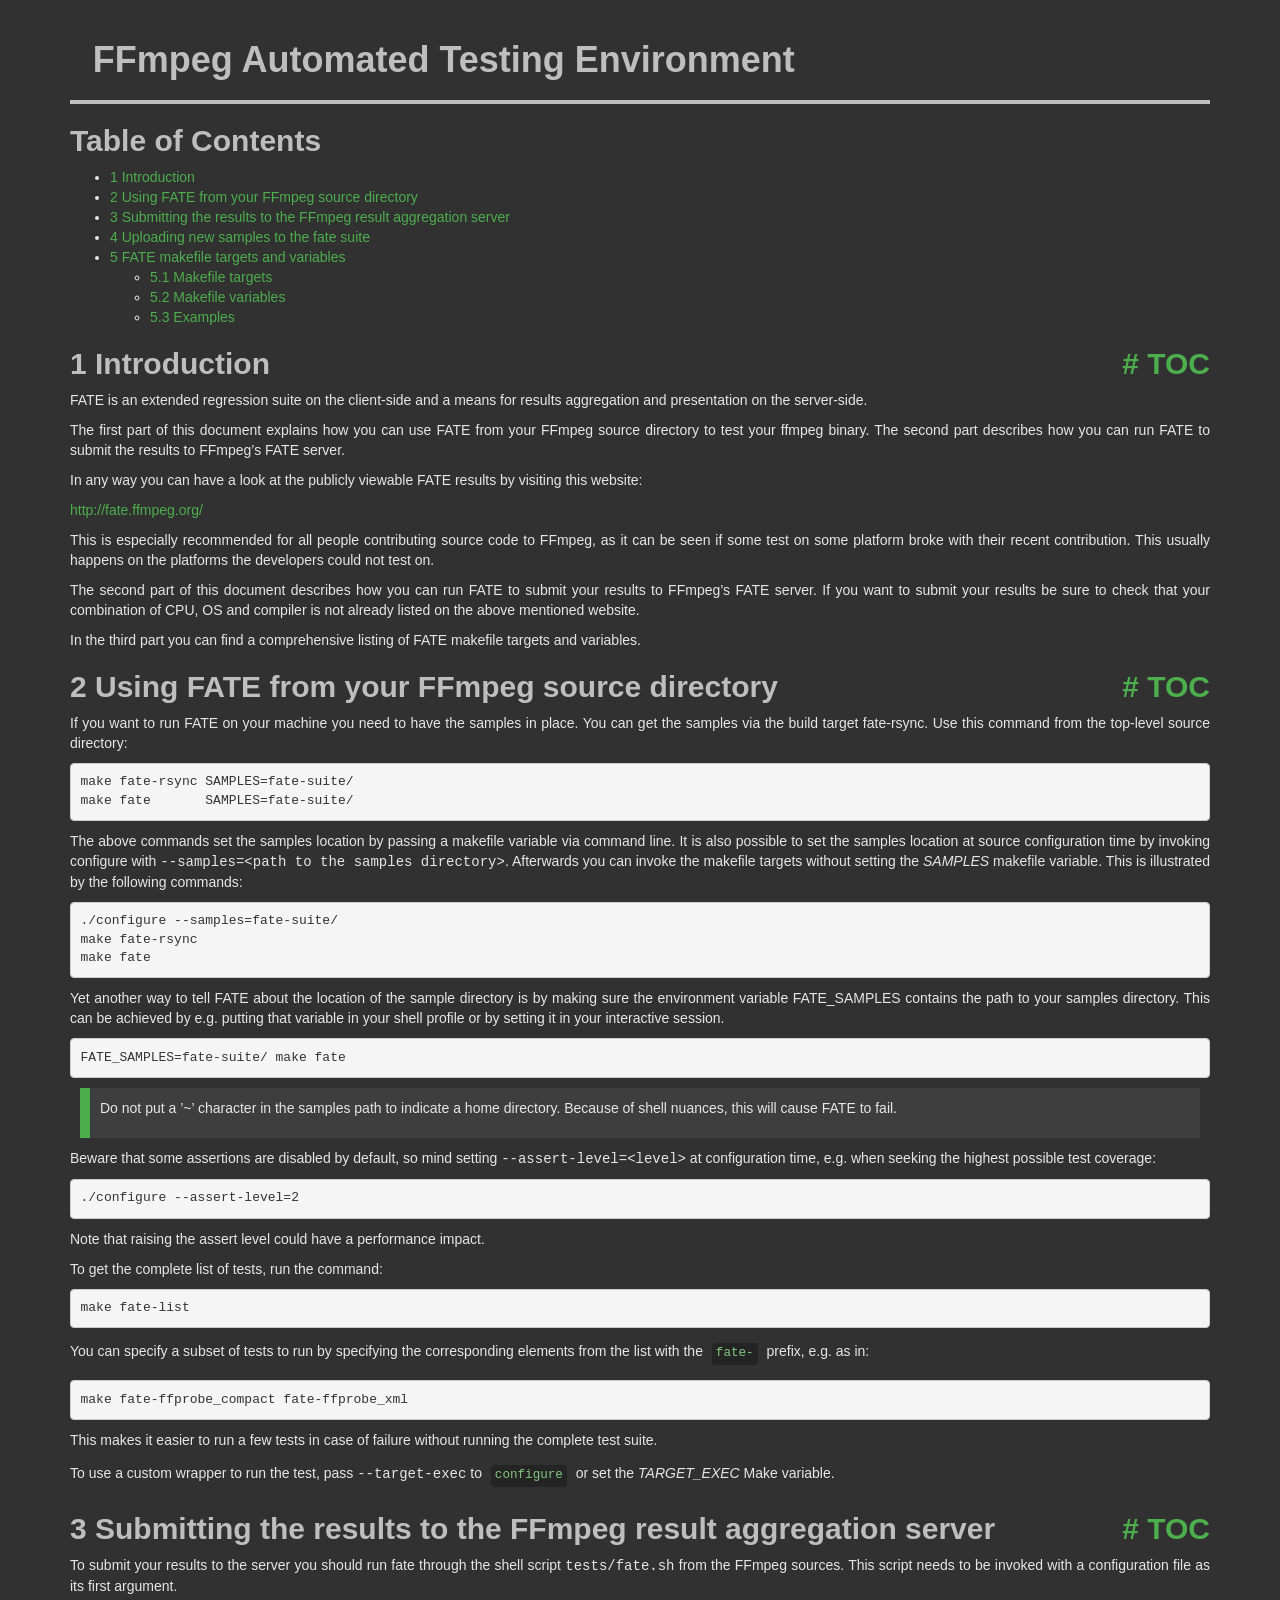
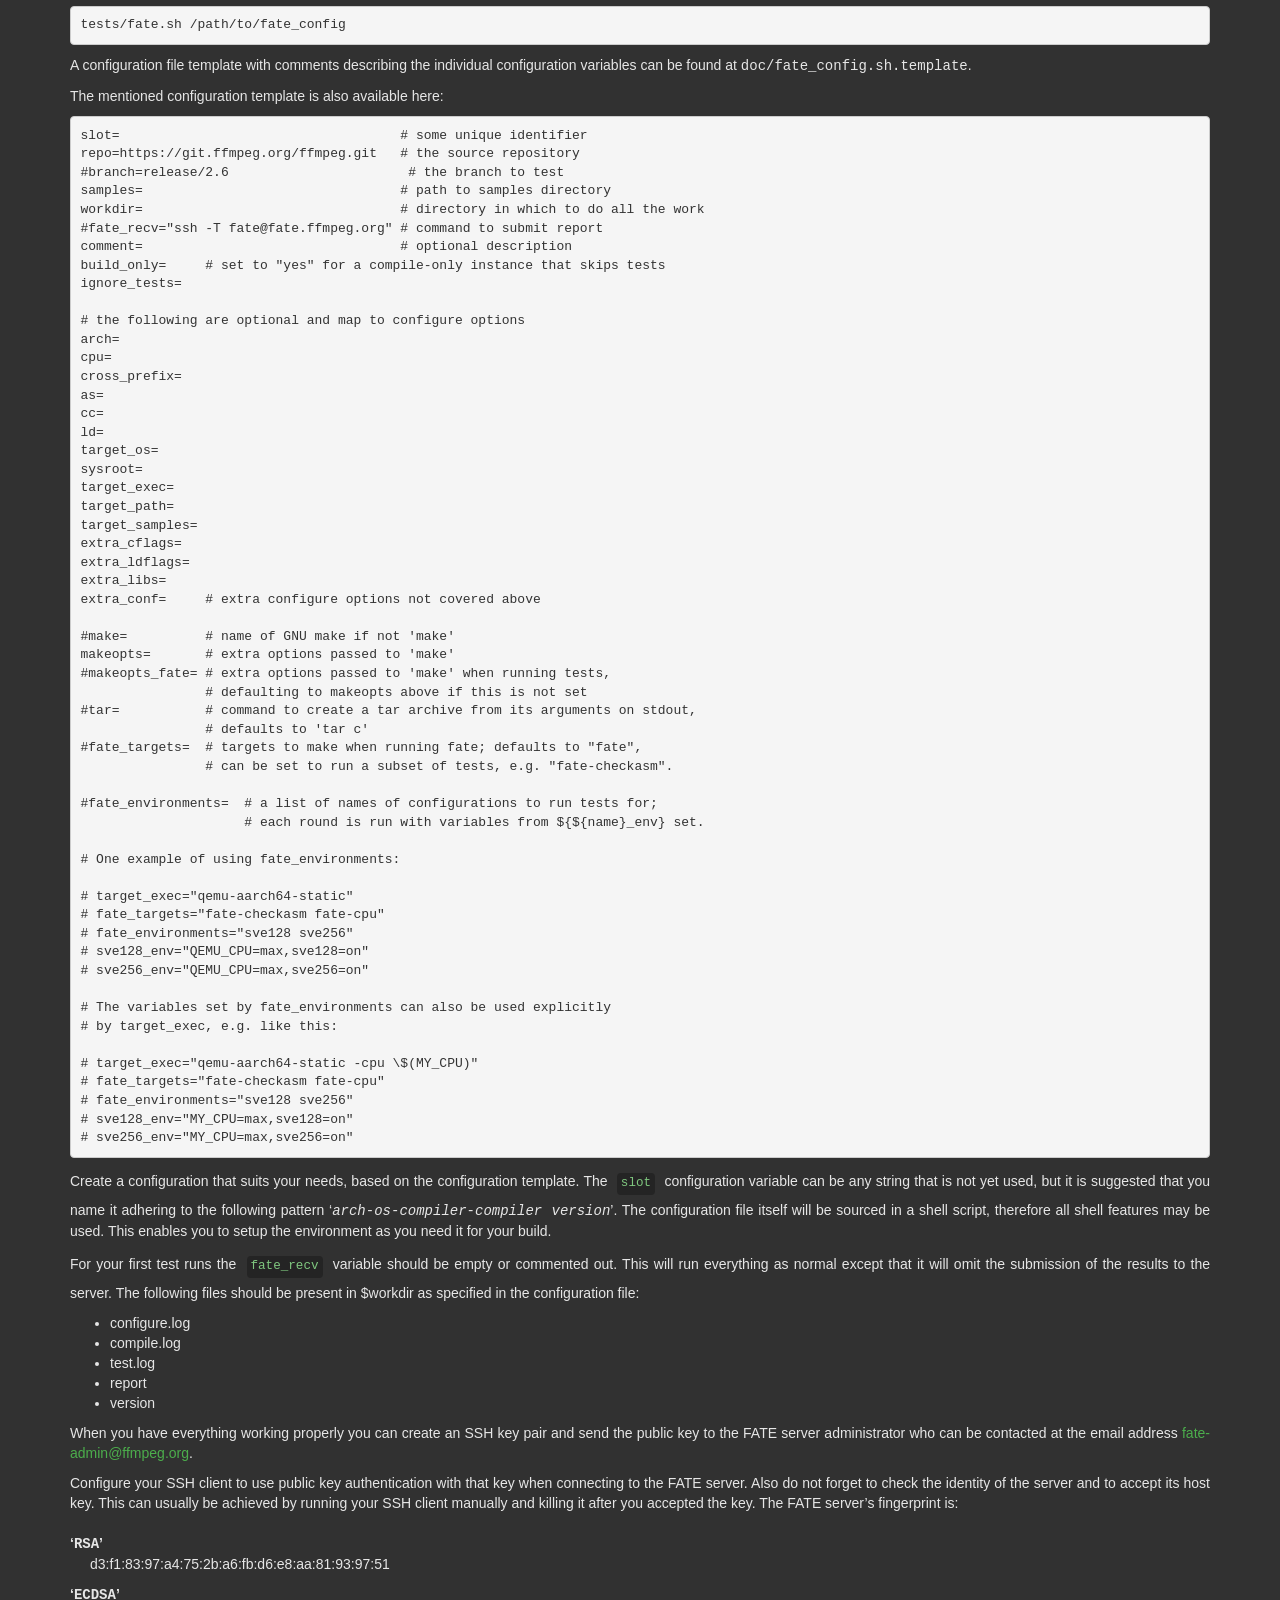
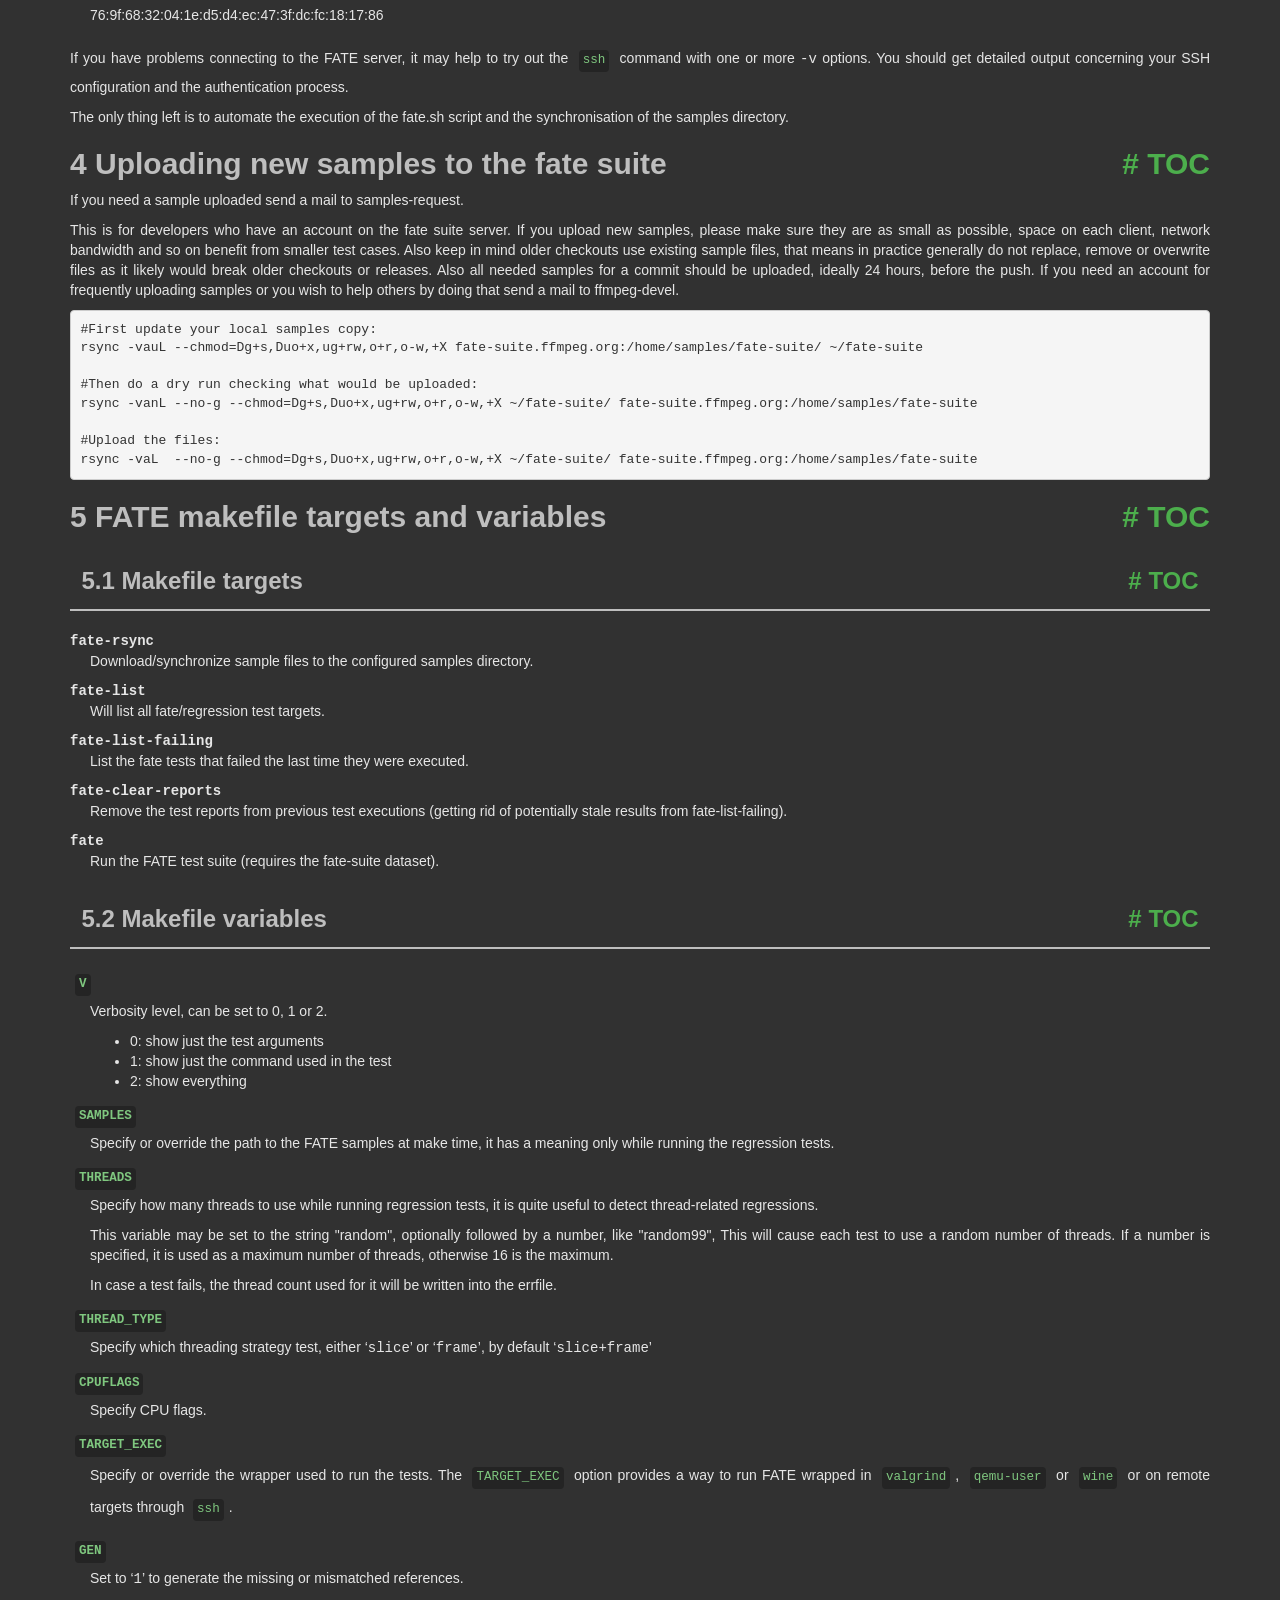
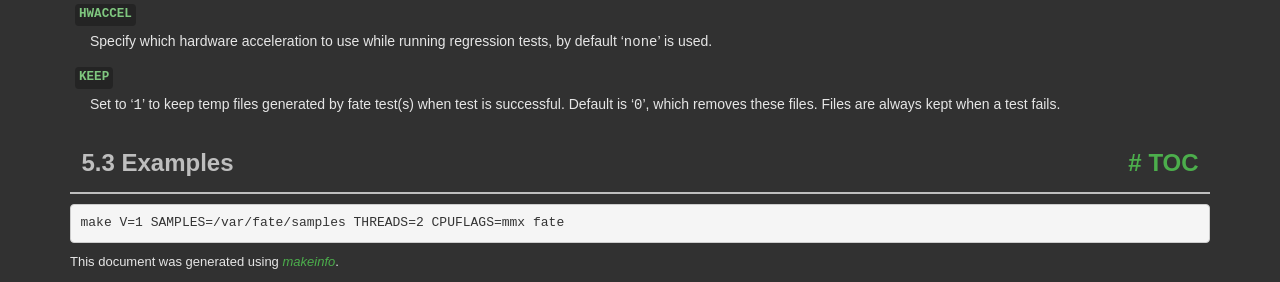
<file: MMIP-FAKE DETECTION/mmip_project/ffmpeg-8.0.1-essentials_build/doc/fate.html>
<!DOCTYPE html PUBLIC "-//W3C//DTD HTML 4.01 Transitional//EN" "http://www.w3.org/TR/html4/loose.dtd">
<html>
<!-- Created by GNU Texinfo 7.2, https://www.gnu.org/software/texinfo/ -->
  <head>
    <meta charset="utf-8">
    <title>
      FFmpeg Automated Testing Environment
    </title>
    <meta name="viewport" content="width=device-width,initial-scale=1.0">
    <link rel="stylesheet" type="text/css" href="bootstrap.min.css">
    <link rel="stylesheet" type="text/css" href="style.min.css">
  </head>
  <body>
    <div class="container">
      <h1>
      FFmpeg Automated Testing Environment
      </h1>


<a name="Top"></a>
<a name="SEC_Top"></a>

<div class="region-contents" id="SEC_Contents">
<h2 class="contents-heading">Table of Contents</h2>

<div class="contents">

<ul class="toc-numbered-mark">
  <li><a id="toc-Introduction" href="#Introduction">1 Introduction</a></li>
  <li><a id="toc-Using-FATE-from-your-FFmpeg-source-directory" href="#Using-FATE-from-your-FFmpeg-source-directory">2 Using FATE from your FFmpeg source directory</a></li>
  <li><a id="toc-Submitting-the-results-to-the-FFmpeg-result-aggregation-server" href="#Submitting-the-results-to-the-FFmpeg-result-aggregation-server">3 Submitting the results to the FFmpeg result aggregation server</a></li>
  <li><a id="toc-Uploading-new-samples-to-the-fate-suite" href="#Uploading-new-samples-to-the-fate-suite">4 Uploading new samples to the fate suite</a></li>
  <li><a id="toc-FATE-makefile-targets-and-variables" href="#FATE-makefile-targets-and-variables">5 FATE makefile targets and variables</a>
  <ul class="toc-numbered-mark">
    <li><a id="toc-Makefile-targets" href="#Makefile-targets">5.1 Makefile targets</a></li>
    <li><a id="toc-Makefile-variables" href="#Makefile-variables">5.2 Makefile variables</a></li>
    <li><a id="toc-Examples" href="#Examples">5.3 Examples</a></li>
  </ul></li>
</ul>
</div>
</div>

<a name="Introduction"></a>
<h2 class="chapter">1 Introduction<span class="pull-right"><a class="anchor hidden-xs" href="#Introduction" aria-hidden="true">#</a> <a class="anchor hidden-xs"href="#toc-Introduction" aria-hidden="true">TOC</a></span></h2>

<p>FATE is an extended regression suite on the client-side and a means
for results aggregation and presentation on the server-side.
</p>
<p>The first part of this document explains how you can use FATE from
your FFmpeg source directory to test your ffmpeg binary. The second
part describes how you can run FATE to submit the results to FFmpeg&rsquo;s
FATE server.
</p>
<p>In any way you can have a look at the publicly viewable FATE results
by visiting this website:
</p>
<p><a class="url" href="http://fate.ffmpeg.org/">http://fate.ffmpeg.org/</a>
</p>
<p>This is especially recommended for all people contributing source
code to FFmpeg, as it can be seen if some test on some platform broke
with their recent contribution. This usually happens on the platforms
the developers could not test on.
</p>
<p>The second part of this document describes how you can run FATE to
submit your results to FFmpeg&rsquo;s FATE server. If you want to submit your
results be sure to check that your combination of CPU, OS and compiler
is not already listed on the above mentioned website.
</p>
<p>In the third part you can find a comprehensive listing of FATE makefile
targets and variables.
</p>

<a name="Using-FATE-from-your-FFmpeg-source-directory"></a>
<h2 class="chapter">2 Using FATE from your FFmpeg source directory<span class="pull-right"><a class="anchor hidden-xs" href="#Using-FATE-from-your-FFmpeg-source-directory" aria-hidden="true">#</a> <a class="anchor hidden-xs"href="#toc-Using-FATE-from-your-FFmpeg-source-directory" aria-hidden="true">TOC</a></span></h2>

<p>If you want to run FATE on your machine you need to have the samples
in place. You can get the samples via the build target fate-rsync.
Use this command from the top-level source directory:
</p>
<div class="example">
<pre class="example-preformatted">make fate-rsync SAMPLES=fate-suite/
make fate       SAMPLES=fate-suite/
</pre></div>

<p>The above commands set the samples location by passing a makefile
variable via command line. It is also possible to set the samples
location at source configuration time by invoking configure with
<samp class="option">--samples=&lt;path to the samples directory&gt;</samp>. Afterwards you can
invoke the makefile targets without setting the <var class="var">SAMPLES</var> makefile
variable. This is illustrated by the following commands:
</p>
<div class="example">
<pre class="example-preformatted">./configure --samples=fate-suite/
make fate-rsync
make fate
</pre></div>

<p>Yet another way to tell FATE about the location of the sample
directory is by making sure the environment variable FATE_SAMPLES
contains the path to your samples directory. This can be achieved
by e.g. putting that variable in your shell profile or by setting
it in your interactive session.
</p>
<div class="example">
<pre class="example-preformatted">FATE_SAMPLES=fate-suite/ make fate
</pre></div>

<div class="info">
<p>Do not put a &rsquo;~&rsquo; character in the samples path to indicate a home
directory. Because of shell nuances, this will cause FATE to fail.
</p></div>
<p>Beware that some assertions are disabled by default, so mind setting
<samp class="option">--assert-level=&lt;level&gt;</samp> at configuration time, e.g. when seeking
the highest possible test coverage:
</p><div class="example">
<pre class="example-preformatted">./configure --assert-level=2
</pre></div>
<p>Note that raising the assert level could have a performance impact.
</p>
<p>To get the complete list of tests, run the command:
</p><div class="example">
<pre class="example-preformatted">make fate-list
</pre></div>

<p>You can specify a subset of tests to run by specifying the
corresponding elements from the list with the <code class="code">fate-</code> prefix,
e.g. as in:
</p><div class="example">
<pre class="example-preformatted">make fate-ffprobe_compact fate-ffprobe_xml
</pre></div>

<p>This makes it easier to run a few tests in case of failure without
running the complete test suite.
</p>
<p>To use a custom wrapper to run the test, pass <samp class="option">--target-exec</samp> to
<code class="command">configure</code> or set the <var class="var">TARGET_EXEC</var> Make variable.
</p>

<a name="Submitting-the-results-to-the-FFmpeg-result-aggregation-server"></a>
<h2 class="chapter">3 Submitting the results to the FFmpeg result aggregation server<span class="pull-right"><a class="anchor hidden-xs" href="#Submitting-the-results-to-the-FFmpeg-result-aggregation-server" aria-hidden="true">#</a> <a class="anchor hidden-xs"href="#toc-Submitting-the-results-to-the-FFmpeg-result-aggregation-server" aria-hidden="true">TOC</a></span></h2>

<p>To submit your results to the server you should run fate through the
shell script <samp class="file">tests/fate.sh</samp> from the FFmpeg sources. This script needs
to be invoked with a configuration file as its first argument.
</p>
<div class="example">
<pre class="example-preformatted">tests/fate.sh /path/to/fate_config
</pre></div>

<p>A configuration file template with comments describing the individual
configuration variables can be found at <samp class="file">doc/fate_config.sh.template</samp>.
</p>
<p>The mentioned configuration template is also available here:
</p><pre class="verbatim">slot=                                    # some unique identifier
repo=https://git.ffmpeg.org/ffmpeg.git   # the source repository
#branch=release/2.6                       # the branch to test
samples=                                 # path to samples directory
workdir=                                 # directory in which to do all the work
#fate_recv=&quot;ssh -T fate@fate.ffmpeg.org&quot; # command to submit report
comment=                                 # optional description
build_only=     # set to &quot;yes&quot; for a compile-only instance that skips tests
ignore_tests=

# the following are optional and map to configure options
arch=
cpu=
cross_prefix=
as=
cc=
ld=
target_os=
sysroot=
target_exec=
target_path=
target_samples=
extra_cflags=
extra_ldflags=
extra_libs=
extra_conf=     # extra configure options not covered above

#make=          # name of GNU make if not 'make'
makeopts=       # extra options passed to 'make'
#makeopts_fate= # extra options passed to 'make' when running tests,
                # defaulting to makeopts above if this is not set
#tar=           # command to create a tar archive from its arguments on stdout,
                # defaults to 'tar c'
#fate_targets=  # targets to make when running fate; defaults to &quot;fate&quot;,
                # can be set to run a subset of tests, e.g. &quot;fate-checkasm&quot;.

#fate_environments=  # a list of names of configurations to run tests for;
                     # each round is run with variables from ${${name}_env} set.

# One example of using fate_environments:

# target_exec=&quot;qemu-aarch64-static&quot;
# fate_targets=&quot;fate-checkasm fate-cpu&quot;
# fate_environments=&quot;sve128 sve256&quot;
# sve128_env=&quot;QEMU_CPU=max,sve128=on&quot;
# sve256_env=&quot;QEMU_CPU=max,sve256=on&quot;

# The variables set by fate_environments can also be used explicitly
# by target_exec, e.g. like this:

# target_exec=&quot;qemu-aarch64-static -cpu \$(MY_CPU)&quot;
# fate_targets=&quot;fate-checkasm fate-cpu&quot;
# fate_environments=&quot;sve128 sve256&quot;
# sve128_env=&quot;MY_CPU=max,sve128=on&quot;
# sve256_env=&quot;MY_CPU=max,sve256=on&quot;
</pre>
<p>Create a configuration that suits your needs, based on the configuration
template. The <code class="env">slot</code> configuration variable can be any string that is not
yet used, but it is suggested that you name it adhering to the following
pattern &lsquo;<samp class="samp"><var class="var">arch</var>-<var class="var">os</var>-<var class="var">compiler</var>-<var class="var">compiler version</var></samp>&rsquo;. The
configuration file itself will be sourced in a shell script, therefore all
shell features may be used. This enables you to setup the environment as you
need it for your build.
</p>
<p>For your first test runs the <code class="env">fate_recv</code> variable should be empty or
commented out. This will run everything as normal except that it will omit
the submission of the results to the server. The following files should be
present in $workdir as specified in the configuration file:
</p>
<ul class="itemize mark-bullet">
<li>configure.log
    </li><li>compile.log
    </li><li>test.log
    </li><li>report
    </li><li>version
</li></ul>

<p>When you have everything working properly you can create an SSH key pair
and send the public key to the FATE server administrator who can be contacted
at the email address <a class="email" href="mailto:fate-admin@ffmpeg.org">fate-admin@ffmpeg.org</a>.
</p>
<p>Configure your SSH client to use public key authentication with that key
when connecting to the FATE server. Also do not forget to check the identity
of the server and to accept its host key. This can usually be achieved by
running your SSH client manually and killing it after you accepted the key.
The FATE server&rsquo;s fingerprint is:
</p>
<dl class="table">
<dt>&lsquo;<samp class="samp">RSA</samp>&rsquo;</dt>
<dd><p>d3:f1:83:97:a4:75:2b:a6:fb:d6:e8:aa:81:93:97:51
</p></dd>
<dt>&lsquo;<samp class="samp">ECDSA</samp>&rsquo;</dt>
<dd><p>76:9f:68:32:04:1e:d5:d4:ec:47:3f:dc:fc:18:17:86
</p></dd>
</dl>

<p>If you have problems connecting to the FATE server, it may help to try out
the <code class="command">ssh</code> command with one or more <samp class="option">-v</samp> options. You should
get detailed output concerning your SSH configuration and the authentication
process.
</p>
<p>The only thing left is to automate the execution of the fate.sh script and
the synchronisation of the samples directory.
</p>
<a name="Uploading-new-samples-to-the-fate-suite"></a>
<h2 class="chapter">4 Uploading new samples to the fate suite<span class="pull-right"><a class="anchor hidden-xs" href="#Uploading-new-samples-to-the-fate-suite" aria-hidden="true">#</a> <a class="anchor hidden-xs"href="#toc-Uploading-new-samples-to-the-fate-suite" aria-hidden="true">TOC</a></span></h2>

<p>If you need a sample uploaded send a mail to samples-request.
</p>
<p>This is for developers who have an account on the fate suite server.
If you upload new samples, please make sure they are as small as possible,
space on each client, network bandwidth and so on benefit from smaller test cases.
Also keep in mind older checkouts use existing sample files, that means in
practice generally do not replace, remove or overwrite files as it likely would
break older checkouts or releases.
Also all needed samples for a commit should be uploaded, ideally 24
hours, before the push.
If you need an account for frequently uploading samples or you wish to help
others by doing that send a mail to ffmpeg-devel.
</p>
<div class="example">
<pre class="example-preformatted">#First update your local samples copy:
rsync -vauL --chmod=Dg+s,Duo+x,ug+rw,o+r,o-w,+X fate-suite.ffmpeg.org:/home/samples/fate-suite/ ~/fate-suite

#Then do a dry run checking what would be uploaded:
rsync -vanL --no-g --chmod=Dg+s,Duo+x,ug+rw,o+r,o-w,+X ~/fate-suite/ fate-suite.ffmpeg.org:/home/samples/fate-suite

#Upload the files:
rsync -vaL  --no-g --chmod=Dg+s,Duo+x,ug+rw,o+r,o-w,+X ~/fate-suite/ fate-suite.ffmpeg.org:/home/samples/fate-suite
</pre></div>


<a name="FATE-makefile-targets-and-variables"></a>
<h2 class="chapter">5 FATE makefile targets and variables<span class="pull-right"><a class="anchor hidden-xs" href="#FATE-makefile-targets-and-variables" aria-hidden="true">#</a> <a class="anchor hidden-xs"href="#toc-FATE-makefile-targets-and-variables" aria-hidden="true">TOC</a></span></h2>

<a name="Makefile-targets"></a>
<h3 class="section">5.1 Makefile targets<span class="pull-right"><a class="anchor hidden-xs" href="#Makefile-targets" aria-hidden="true">#</a> <a class="anchor hidden-xs"href="#toc-Makefile-targets" aria-hidden="true">TOC</a></span></h3>

<dl class="table">
<dt><samp class="option">fate-rsync</samp></dt>
<dd><p>Download/synchronize sample files to the configured samples directory.
</p>
</dd>
<dt><samp class="option">fate-list</samp></dt>
<dd><p>Will list all fate/regression test targets.
</p>
</dd>
<dt><samp class="option">fate-list-failing</samp></dt>
<dd><p>List the fate tests that failed the last time they were executed.
</p>
</dd>
<dt><samp class="option">fate-clear-reports</samp></dt>
<dd><p>Remove the test reports from previous test executions (getting rid of
potentially stale results from fate-list-failing).
</p>
</dd>
<dt><samp class="option">fate</samp></dt>
<dd><p>Run the FATE test suite (requires the fate-suite dataset).
</p></dd>
</dl>

<a name="Makefile-variables"></a>
<h3 class="section">5.2 Makefile variables<span class="pull-right"><a class="anchor hidden-xs" href="#Makefile-variables" aria-hidden="true">#</a> <a class="anchor hidden-xs"href="#toc-Makefile-variables" aria-hidden="true">TOC</a></span></h3>

<dl class="table">
<dt><code class="env">V</code></dt>
<dd><p>Verbosity level, can be set to 0, 1 or 2.
    </p><ul class="itemize mark-bullet">
<li>0: show just the test arguments
        </li><li>1: show just the command used in the test
        </li><li>2: show everything
    </li></ul>

</dd>
<dt><code class="env">SAMPLES</code></dt>
<dd><p>Specify or override the path to the FATE samples at make time, it has a
meaning only while running the regression tests.
</p>
</dd>
<dt><code class="env">THREADS</code></dt>
<dd><p>Specify how many threads to use while running regression tests, it is
quite useful to detect thread-related regressions.
</p>
<p>This variable may be set to the string &quot;random&quot;, optionally followed by a
number, like &quot;random99&quot;, This will cause each test to use a random number of
threads. If a number is specified, it is used as a maximum number of threads,
otherwise 16 is the maximum.
</p>
<p>In case a test fails, the thread count used for it will be written into the
errfile.
</p>
</dd>
<dt><code class="env">THREAD_TYPE</code></dt>
<dd><p>Specify which threading strategy test, either &lsquo;<samp class="samp">slice</samp>&rsquo; or &lsquo;<samp class="samp">frame</samp>&rsquo;,
by default &lsquo;<samp class="samp">slice+frame</samp>&rsquo;
</p>
</dd>
<dt><code class="env">CPUFLAGS</code></dt>
<dd><p>Specify CPU flags.
</p>
</dd>
<dt><code class="env">TARGET_EXEC</code></dt>
<dd><p>Specify or override the wrapper used to run the tests.
The <code class="env">TARGET_EXEC</code> option provides a way to run FATE wrapped in
<code class="command">valgrind</code>, <code class="command">qemu-user</code> or <code class="command">wine</code> or on remote targets
through <code class="command">ssh</code>.
</p>
</dd>
<dt><code class="env">GEN</code></dt>
<dd><p>Set to &lsquo;<samp class="samp">1</samp>&rsquo; to generate the missing or mismatched references.
</p>
</dd>
<dt><code class="env">HWACCEL</code></dt>
<dd><p>Specify which hardware acceleration to use while running regression tests,
by default &lsquo;<samp class="samp">none</samp>&rsquo; is used.
</p>
</dd>
<dt><code class="env">KEEP</code></dt>
<dd><p>Set to &lsquo;<samp class="samp">1</samp>&rsquo; to keep temp files generated by fate test(s) when test is successful.
Default is &lsquo;<samp class="samp">0</samp>&rsquo;, which removes these files. Files are always kept when a test
fails.
</p>
</dd>
</dl>

<a name="Examples"></a>
<h3 class="section">5.3 Examples<span class="pull-right"><a class="anchor hidden-xs" href="#Examples" aria-hidden="true">#</a> <a class="anchor hidden-xs"href="#toc-Examples" aria-hidden="true">TOC</a></span></h3>

<div class="example">
<pre class="example-preformatted">make V=1 SAMPLES=/var/fate/samples THREADS=2 CPUFLAGS=mmx fate
</pre></div>
      <p style="font-size: small;">
        This document was generated using <a class="uref" href="https://www.gnu.org/software/texinfo/"><em class="emph">makeinfo</em></a>.
      </p>
    </div>
  </body>
</html>
</file>
<file: MMIP-FAKE DETECTION/mmip_project/ffmpeg-8.0.1-essentials_build/doc/style.min.css>
/*!
The MIT License (MIT)

Copyright (c) 2014 Barbara Lepage <db0company@gmail.com>

Permission is hereby granted, free of charge, to any person obtaining a copy
of this software and associated documentation files (the "Software"), to deal
in the Software without restriction, including without limitation the rights
to use, copy, modify, merge, publish, distribute, sublicense, and/or sell
copies of the Software, and to permit persons to whom the Software is
furnished to do so, subject to the following conditions:

The above copyright notice and this permission notice shall be included in all
copies or substantial portions of the Software.

THE SOFTWARE IS PROVIDED "AS IS", WITHOUT WARRANTY OF ANY KIND, EXPRESS OR
IMPLIED, INCLUDING BUT NOT LIMITED TO THE WARRANTIES OF MERCHANTABILITY,
FITNESS FOR A PARTICULAR PURPOSE AND NONINFRINGEMENT. IN NO EVENT SHALL THE
AUTHORS OR COPYRIGHT HOLDERS BE LIABLE FOR ANY CLAIM, DAMAGES OR OTHER
LIABILITY, WHETHER IN AN ACTION OF CONTRACT, TORT OR OTHERWISE, ARISING FROM,
OUT OF OR IN CONNECTION WITH THE SOFTWARE OR THE USE OR OTHER DEALINGS IN THE
SOFTWARE.
 */body{background-color:#313131;color:#e6e6e6;text-align:justify}body, h1, h2, h3, h4, h5, h6{font-family:"Lucida Grande","Lucida Sans Unicode","Lucida Sans","Helvetica Neue",Helvetica,Verdana,Tahoma,sans-serif}a{color:#4cae4c}a strong{color:#e6e6e6}a:hover{color:#7fc77f}a:hover strong{color:#4cae4c}main{width:100% ! important;min-height:600px;margin:auto}h1, h2, h3, h4{font-weight:bold;text-align:left}h1, h2, h3{color:#bebebe}h1 strong, h2 strong, h3 strong{color:#e6e6e6}h4, h5, h6{color:#3c8b3c}h1{border-bottom:4px #bebebe solid;padding:20px 2%}h3{border-bottom:2px #bebebe solid;padding:15px 1%}h4{border-bottom:1px solid #e6e6e6;padding:10px 0;margin:20px 0;color:#e6e6e6}.list-group .list-group-item{background-color:#3e3e3e;border-color:black}.list-group.list-group-big .list-group-item{padding:25px}.list-group a.list-group-item{color:#7fc77f}.list-group a.list-group-item:hover{background-color:#313131;color:#4cae4c}.well{background-color:#242424;border-color:black;color:#bebebe}.well strong{color:#e6e6e6}.well code{background-color:#313131}.well hr{border-color:#3c8b3c}.well h3{margin:5px 0 15px 0;border:0;padding:0}.well a{color:#4cae4c}.well a.btn{color:white}.well small{display:block;padding:0 10px;font-style:italic}.well.example{padding-top:40px;margin-bottom:130px}.well.example pre{margin:50px;margin-bottom:30px;font-size:1.5em}.well.example .btn{margin-right:50px;margin-bottom:20px}.well.well-with-icon{min-height:136px}.well.well-with-icon .pull-right,.well.well-with-icon .pull-left{background-color:#4cae4c;color:#e6e6e6;padding:10px;border-radius:5px;margin:5px}.well.well-with-icon .pull-right{margin-left:20px}.well.well-with-icon .pull-left{margin-right:20px}a.well{display:block}a.well:hover{text-decoration:none;opacity:0.8}.info, .warning{margin:10px;padding:10px;background-color:#3e3e3e;color:#e6e6e6}.info code, .warning code{background-color:#313131}.info{border-left:10px #4cae4c solid}.warning{border-left:10px #ae4c4c solid}.with-icon{padding:30px}.with-icon .pull-left{padding-right:30px}.with-icon .pull-right{padding-left:30px}dd{margin-left:20px}code{background-color:#242424;color:#7fc77f;display:inline-block;margin:5px}.table{margin:20px 0;border-radius:4px}.table th,.table td,.table tr{border:1px solid #171717}.table tr th{background-color:#3e3e3e;border-bottom:2px solid #e6e6e6}.table tr:nth-child(odd){background-color:#242424}#sidebar-wrapper, .navbar{background-color:#171717;overflow-x:hidden}#sidebar-wrapper .sidebar-brand img,#sidebar-wrapper .navbar-brand img, .navbar .sidebar-brand img, .navbar .navbar-brand img{opacity:0.6;margin-right:8px}#sidebar-wrapper .sidebar-brand:hover,#sidebar-wrapper .navbar-brand:hover, .navbar .sidebar-brand:hover, .navbar .navbar-brand:hover{color:#fff}#sidebar-wrapper .sidebar-brand:hover img,#sidebar-wrapper .navbar-brand:hover img, .navbar .sidebar-brand:hover img, .navbar .navbar-brand:hover img{opacity:1}#sidebar-wrapper .sidebar-nav li ul, .navbar .sidebar-nav li ul{list-style-type:none;padding:0}#sidebar-wrapper .sidebar-nav li ul li, .navbar .sidebar-nav li ul li{line-height:20px}#sidebar-wrapper .sidebar-nav li ul li a, .navbar .sidebar-nav li ul li a{padding-left:20px}.content-header{height:auto;background-color:#242424}.content-header h1{color:#e6e6e6;display:block;margin:0;margin-bottom:20px;line-height:normal;border-bottom:none}#download h4, #index h4{margin-top:180px}#download h4.first, #index h4.first{margin-top:20px}#download h4.first small, #index h4.first small{color:inherit;font-size:1em}#download .btn-download-wrapper, #index .btn-download-wrapper{text-align:center;margin:160px auto}#download .btn-download-wrapper .btn, #index .btn-download-wrapper .btn{font-size:3em;padding:3%;display:inline-block;margin-bottom:5px}#download .btn-download-wrapper small, #index .btn-download-wrapper small{display:block;font-size:0.4em}#download h2.description, #index h2.description{color:#e6e6e6;font-size:2em;font-weight:bold;margin:120px 50px;line-height:2em}#download h2.description .label, #index h2.description .label{font-size:0.5em}#download .btn-download-wrapper{margin:40px auto}#download .os-selector{text-align:center;color:#e6e6e6;margin:30px 0}#download .os-selector a.btn-build{color:#e6e6e6;display:block;padding:20px;border-radius:2px}#download .os-selector .btn-build[href="#build-linux"]{background-color:#e43}#download .os-selector .btn-build[href="#build-linux"]:hover{color:#e43;background-color:#e6e6e6}#download .os-selector .btn-build[href="#build-windows"]{background-color:#06a}#download .os-selector .btn-build[href="#build-windows"]:hover{color:#06a;background-color:#e6e6e6}#download .os-selector .btn-build[href="#build-mac"]{background-color:darkgrey}#download .os-selector .btn-build[href="#build-mac"]:hover{color:darkgrey;background-color:#e6e6e6}#download .os-selector .tab-content{margin-top:20px}#download .os-selector #build-linux h3{color:#e43}#download .os-selector #build-windows h3{color:#06a}#download .os-selector #build-mac h3{color:darkgrey}footer{background-color:#242424;border-top:1px #101010 solid;padding:20px 0%}footer a{display:block}footer img[alt="FFmpeg"]{width:50%;display:block;margin:auto}.example.user-good pre{color:#bfbfbf;border:1px solid #357735;border-left:10px solid #357735;background-color:#242424}.example.user-bad pre{color:#bfbfbf;border:1px solid #ae4c4c;border-left:10px solid #ae4c4c;background-color:#242424}
</file>
